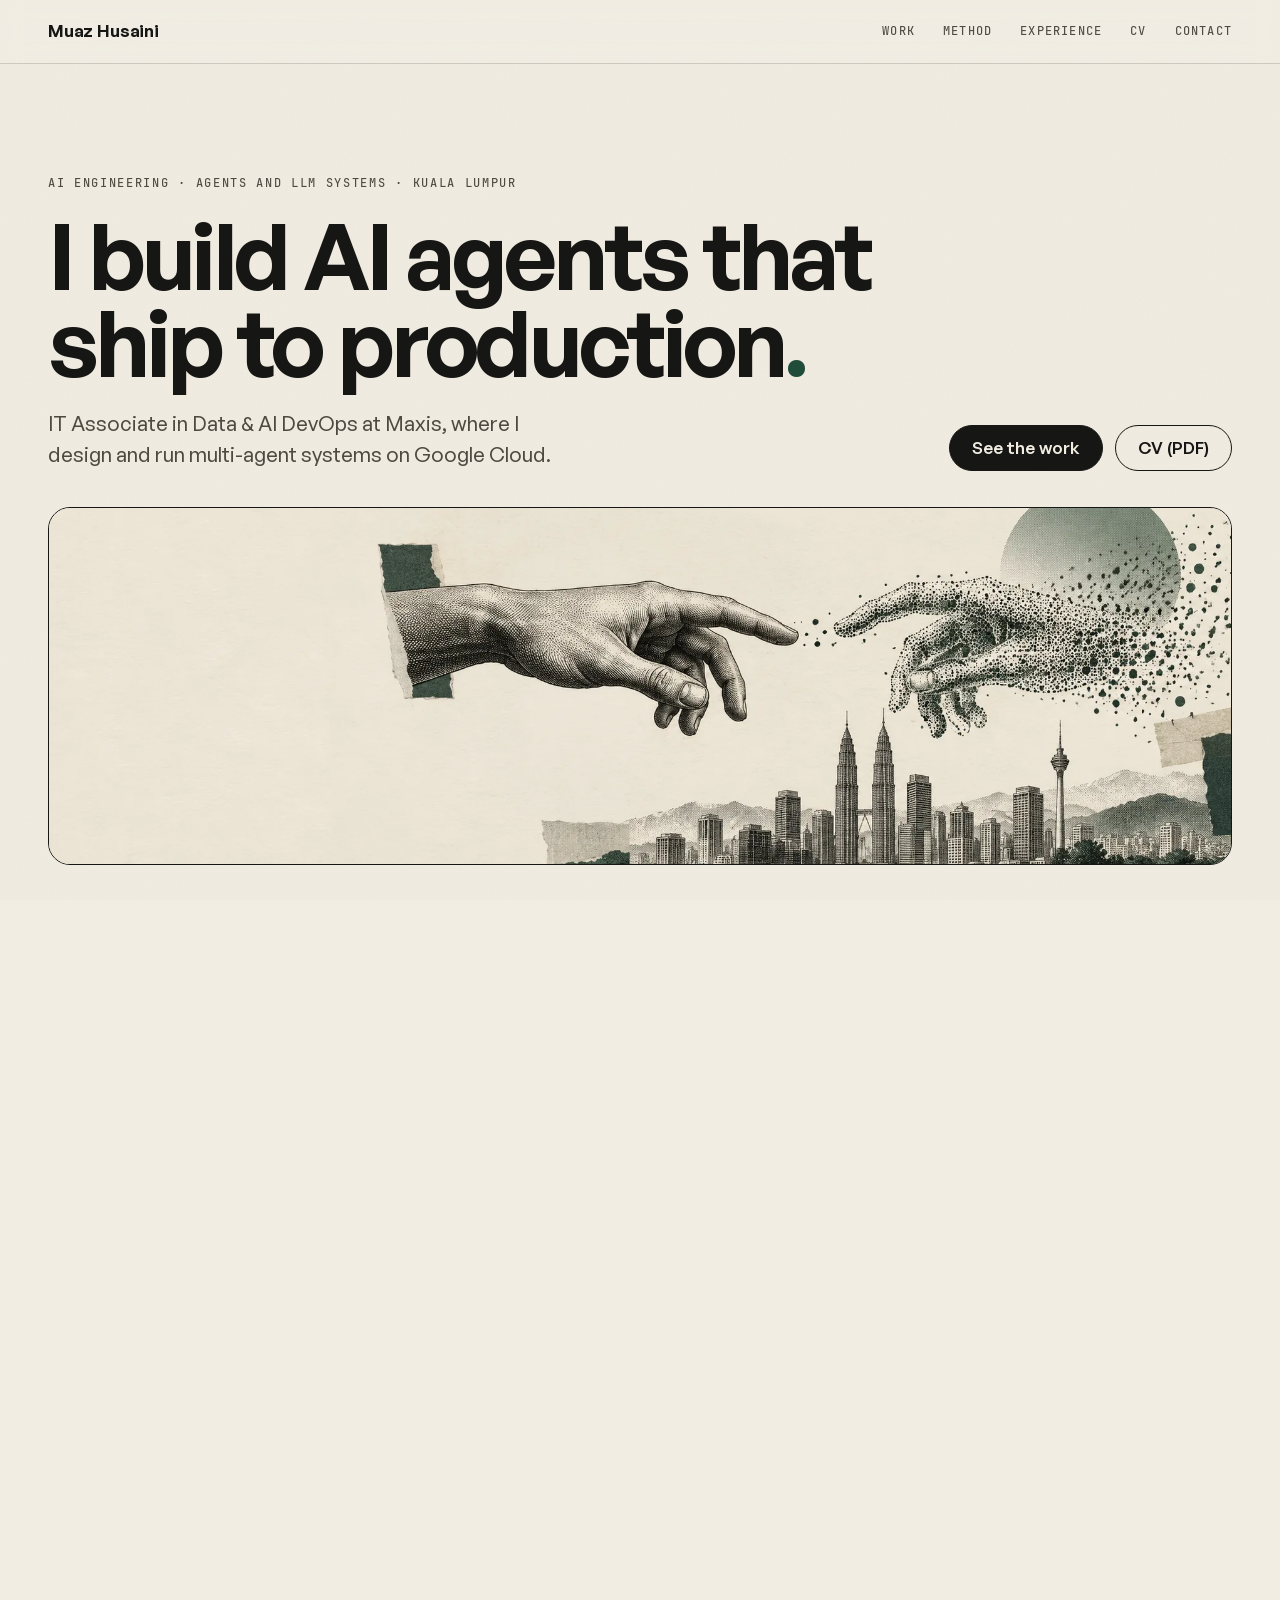
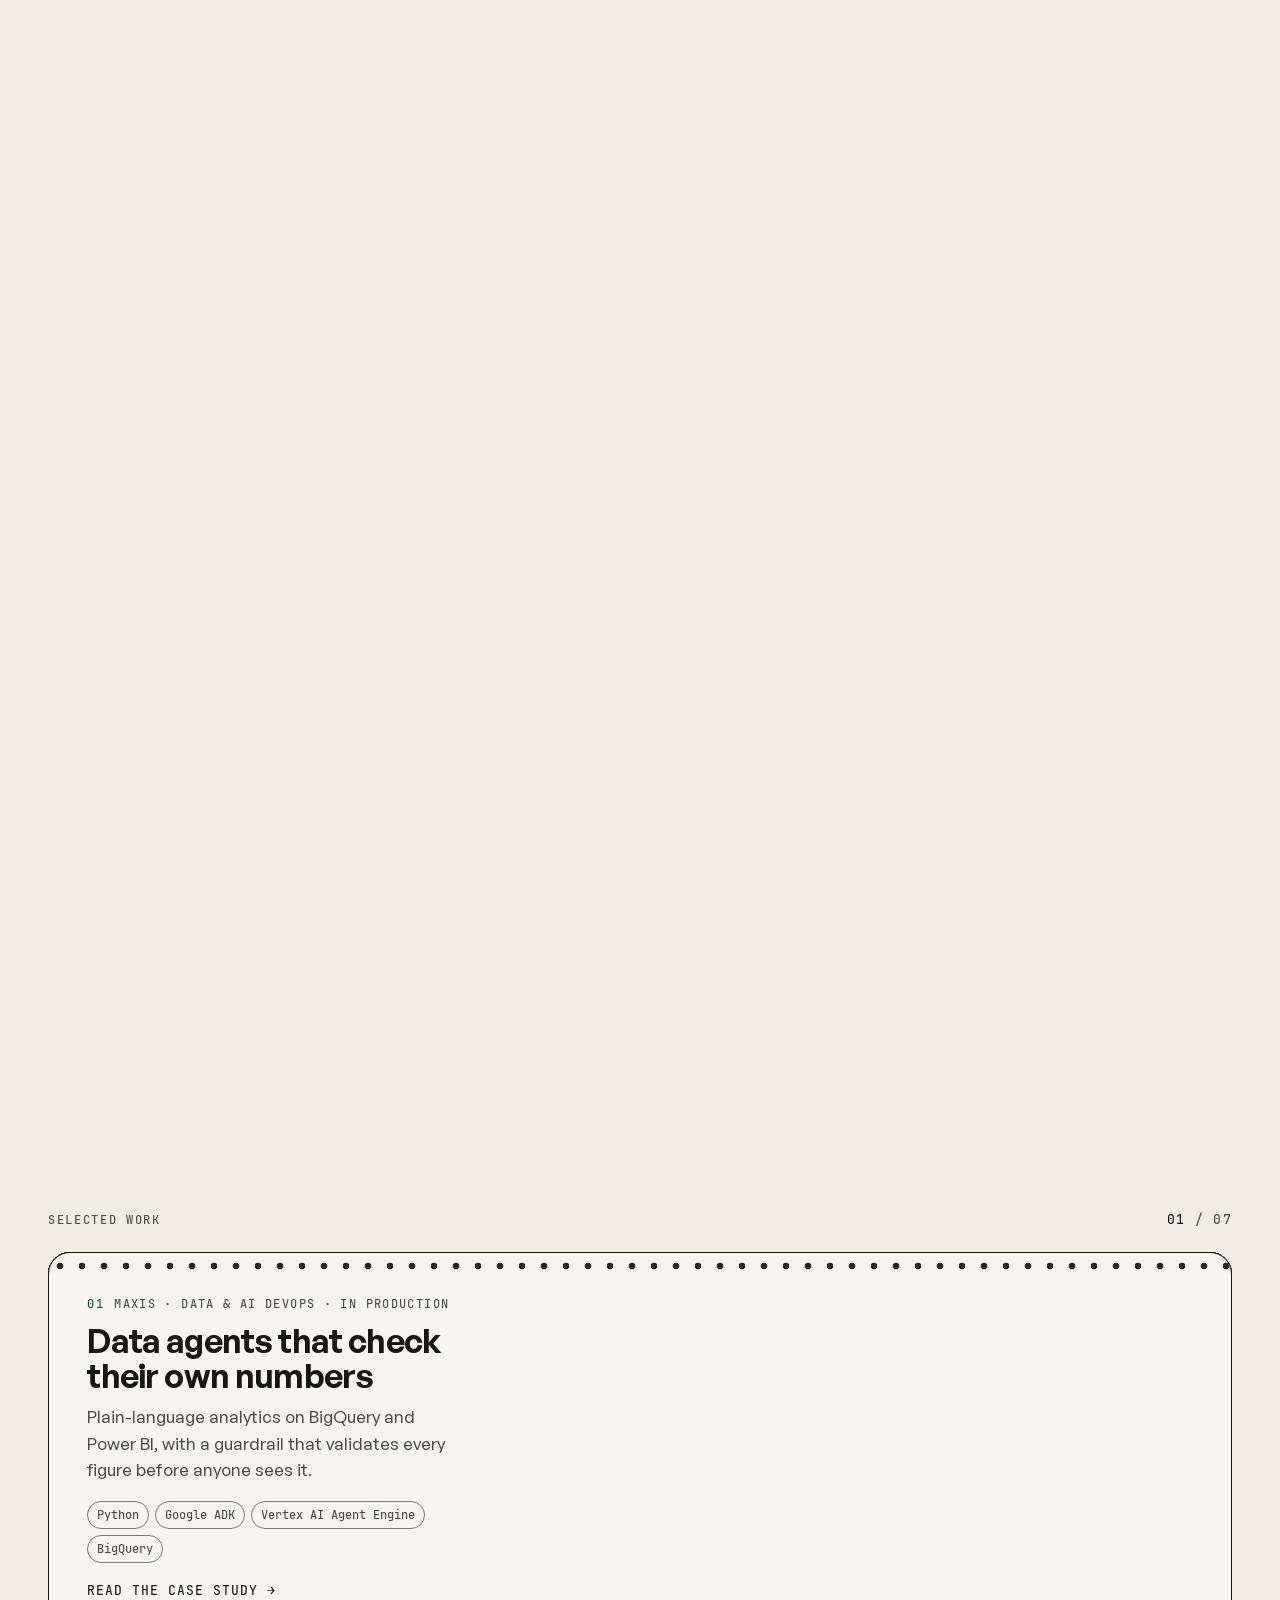
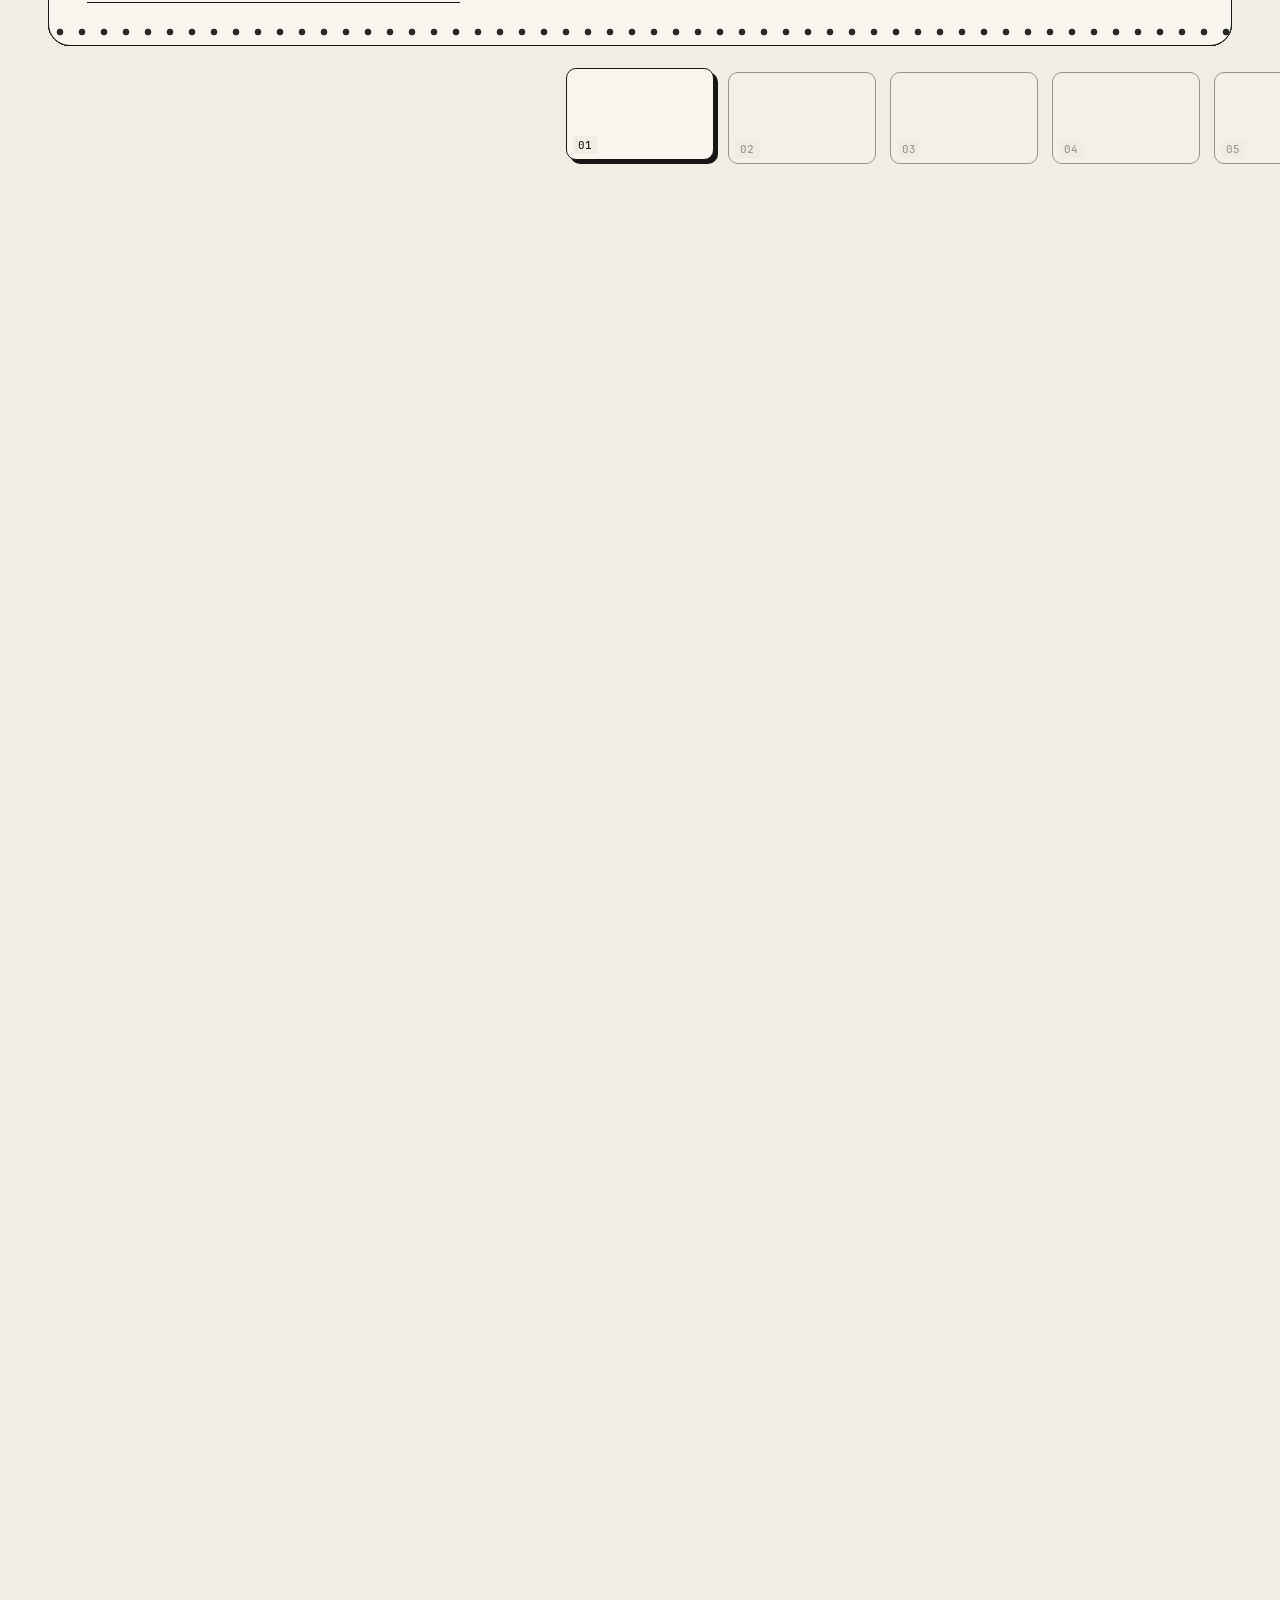
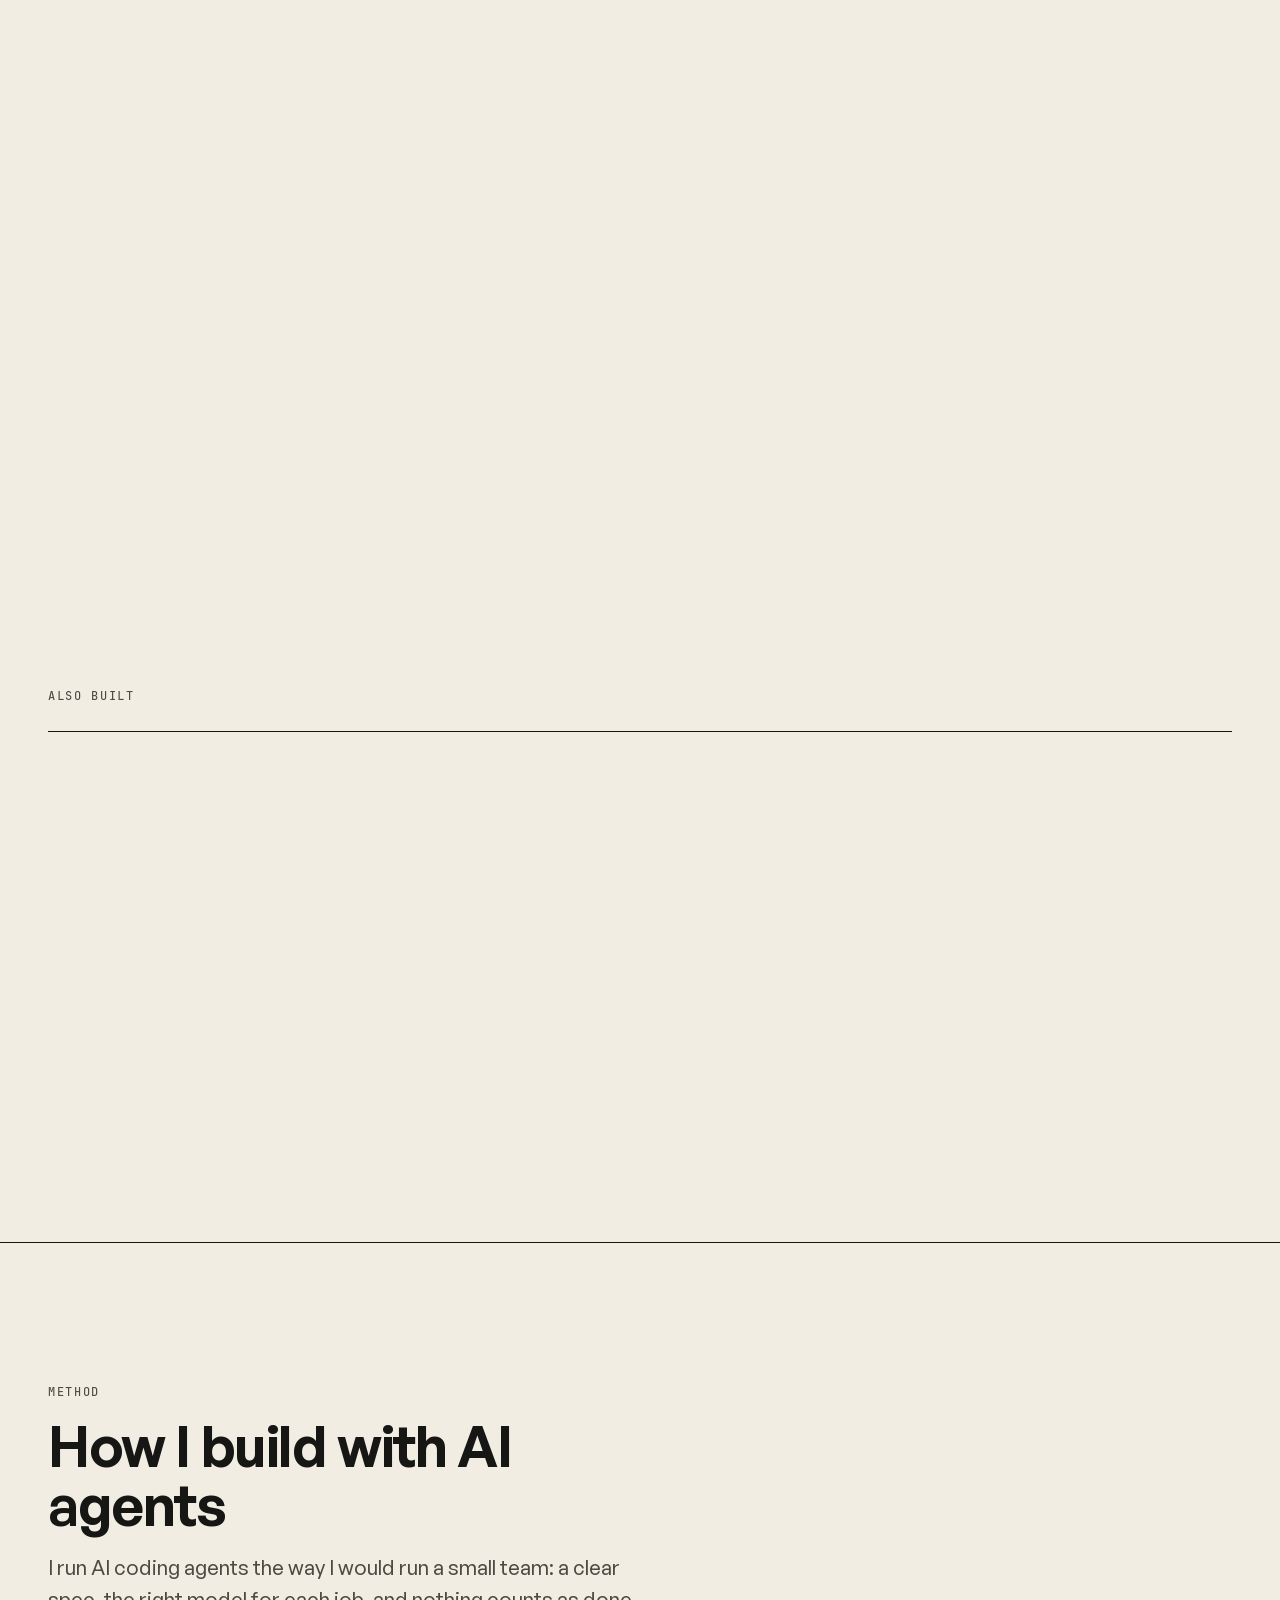
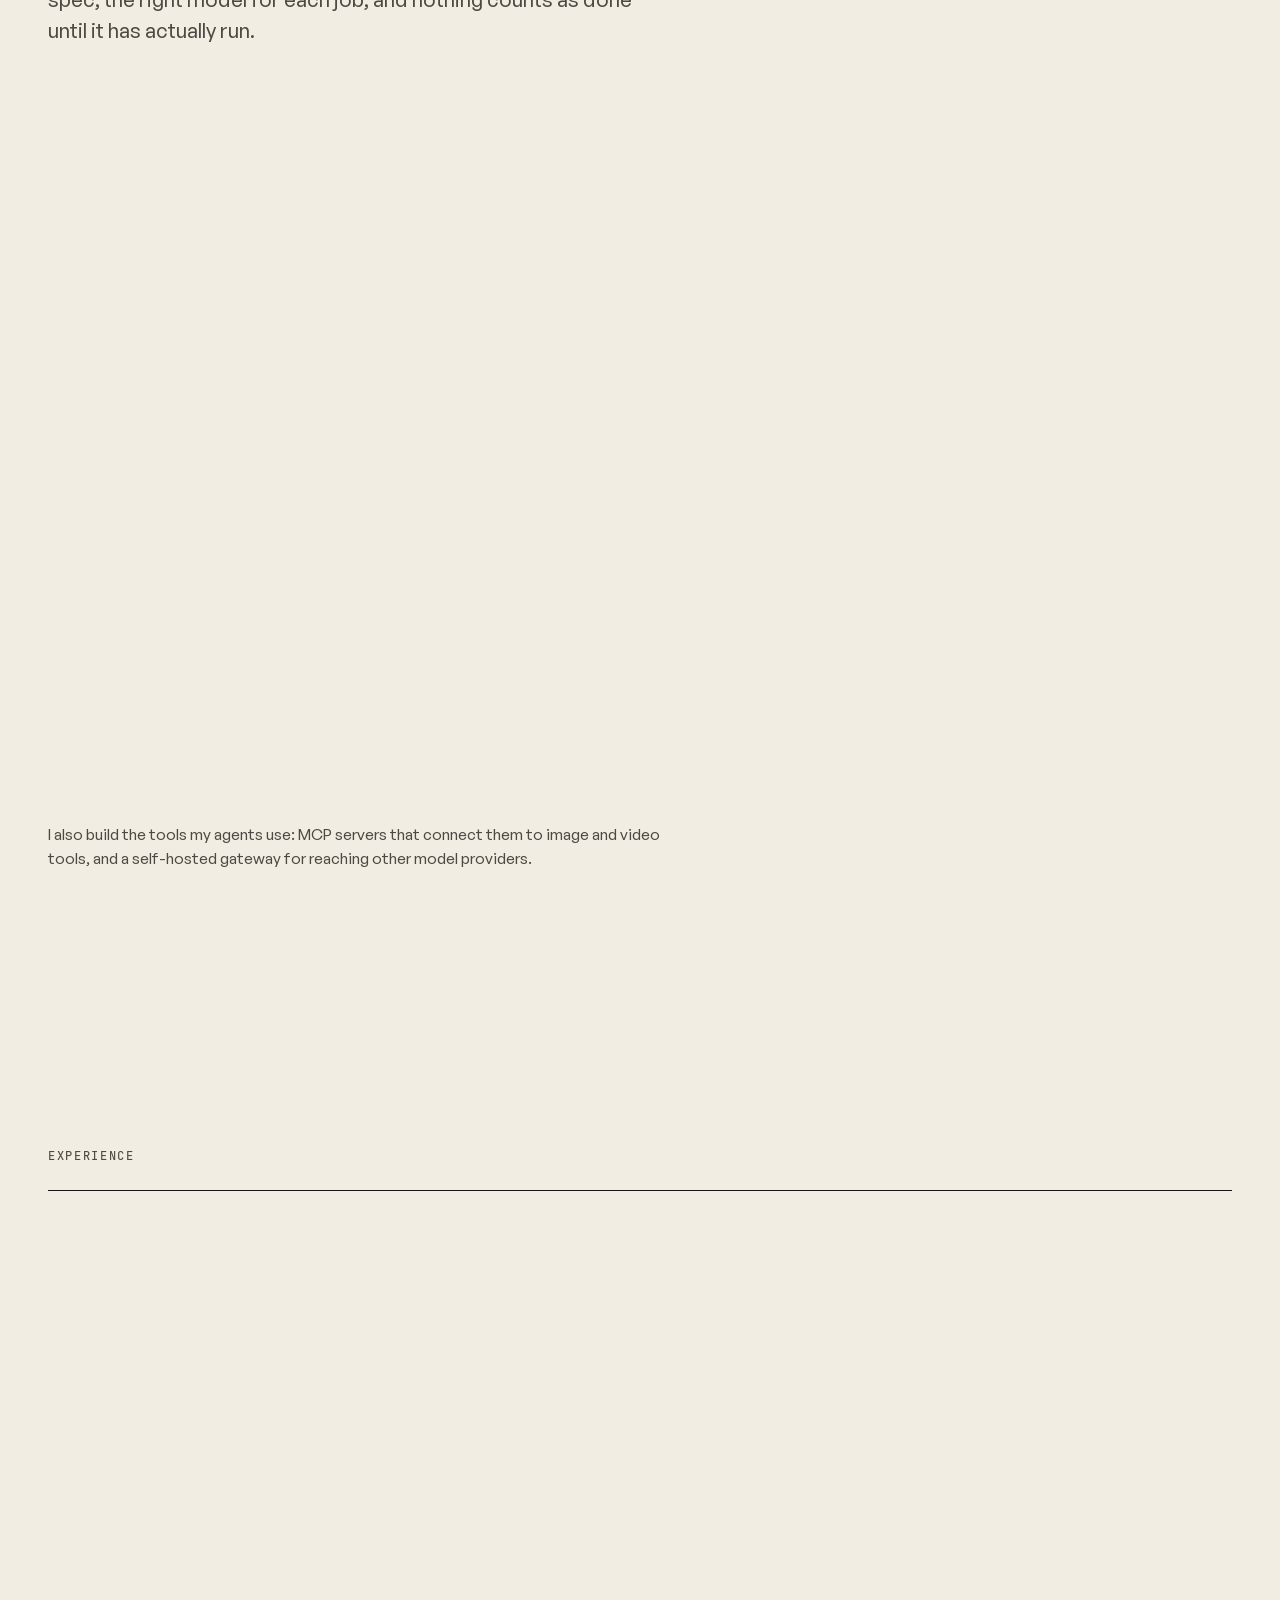
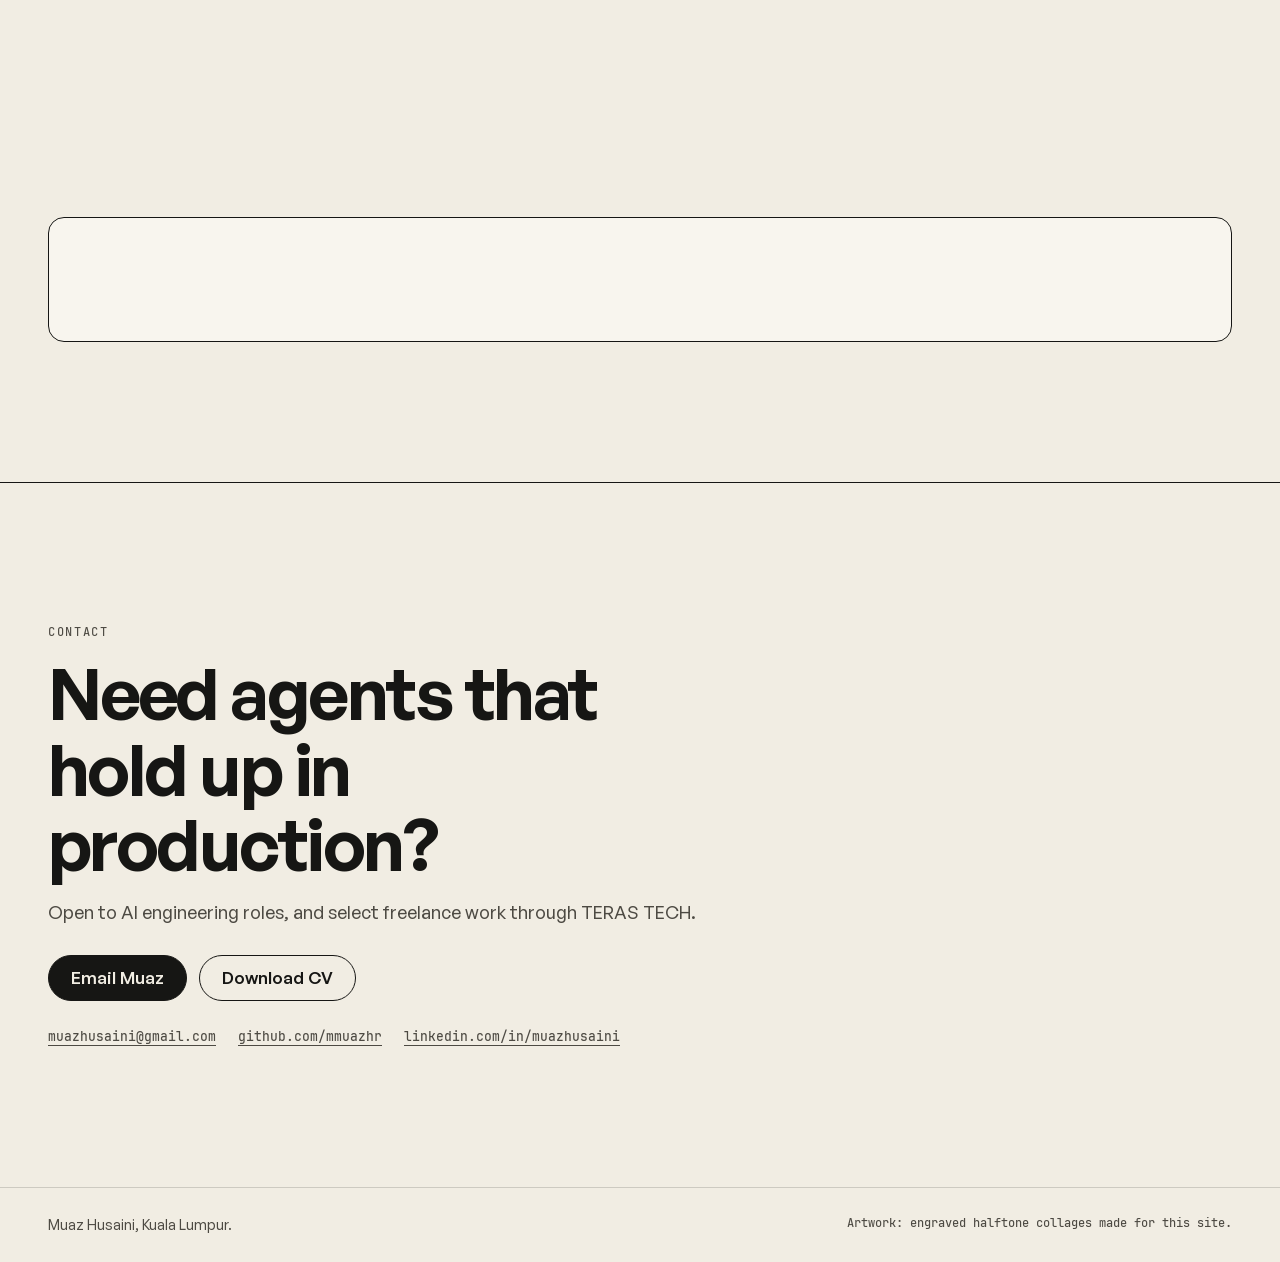
<file: index.html>
<!doctype html>
<html lang="en">
<head>
  <meta charset="utf-8">
  <meta http-equiv="Content-Security-Policy" content="default-src 'self'; img-src 'self' data:; style-src 'self'; font-src 'self'; script-src 'self'; connect-src 'none'; object-src 'none'; base-uri 'none'; form-action 'none'">
  <meta name="viewport" content="width=device-width, initial-scale=1">
  <title>Muaz Husaini · AI agents that ship to production</title>
  <meta name="description" content="Muaz Husaini builds AI agents and LLM systems that run in production: multi-agent analytics on Google Cloud at Maxis, plus independent builds. Kuala Lumpur, Malaysia.">
  <meta property="og:title" content="Muaz Husaini · AI agents that ship to production">
  <meta property="og:description" content="AI engineering for agents and LLM systems. IT Associate, Data &amp; AI DevOps at Maxis, Kuala Lumpur.">
  <meta property="og:type" content="website">
  <meta property="og:url" content="https://mmuazhr.github.io/">
  <meta property="og:image" content="https://mmuazhr.github.io/og-image.png">
  <meta property="og:image:width" content="1200">
  <meta property="og:image:height" content="630">
  <meta property="og:image:alt" content="Muaz Husaini: I build AI agents that ship to production.">
  <meta name="twitter:card" content="summary_large_image">
  <link rel="canonical" href="https://mmuazhr.github.io/">
  <meta name="theme-color" content="#F1EDE3">
  <link rel="icon" href="data:image/svg+xml,%3Csvg xmlns='http://www.w3.org/2000/svg' viewBox='0 0 64 64'%3E%3Crect width='64' height='64' rx='14' fill='%23F1EDE3'/%3E%3Ctext x='11' y='45' font-family='Helvetica,Arial,sans-serif' font-weight='700' font-size='34' fill='%23161614'%3EM%3C/text%3E%3Ccircle cx='48' cy='42' r='5' fill='%231F4D3A'/%3E%3C/svg%3E">
  <link rel="preload" href="fonts/GeneralSans-Variable.woff2" as="font" type="font/woff2" crossorigin>
  <link rel="stylesheet" href="styles.css">
  <script type="application/ld+json">
  {
    "@context": "https://schema.org",
    "@type": "Person",
    "name": "Muaz Husaini",
    "url": "https://mmuazhr.github.io/",
    "jobTitle": "IT Associate, Data & AI DevOps",
    "worksFor": { "@type": "Organization", "name": "Maxis" },
    "knowsAbout": ["AI agents", "LLM systems", "LLMOps", "Google Cloud"],
    "email": "mailto:muazhusaini@gmail.com",
    "address": { "@type": "PostalAddress", "addressLocality": "Kuala Lumpur", "addressCountry": "MY" },
    "sameAs": ["https://github.com/mmuazhr", "https://linkedin.com/in/muazhusaini"]
  }
  </script>
  <script src="site.js"></script>
  <script src="script.js" defer></script>
</head>
<body class="home">
  <a class="skip" href="#work">Skip to work</a>

  <header class="site-head">
    <div class="wrap head-row">
      <a class="brand" href="index.html">Muaz Husaini</a>
      <nav aria-label="Sections">
        <a href="#work">Work</a>
        <a href="#method">Method</a>
        <a href="#experience">Experience</a>
        <a href="muaz-husaini-cv.pdf">CV</a>
        <a href="#contact">Contact</a>
      </nav>
    </div>
  </header>

  <main>
    <section id="intro" class="intro" aria-label="Introduction">
      <div class="intro-stage">
        <div class="intro-copy wrap">
          <p class="kicker mono">AI engineering &middot; agents and LLM systems &middot; Kuala Lumpur</p>
          <h1>I build AI agents that ship to production<span class="dot">.</span></h1>
          <div class="intro-row">
            <p class="intro-sub">IT Associate in Data &amp; AI DevOps at Maxis, where I design and run multi-agent systems on Google Cloud.</p>
            <p class="actions"><a class="btn" href="#work">See the work</a><a class="btn ghost" href="muaz-husaini-cv.pdf">CV (PDF)</a></p>
          </div>
        </div>

        <figure class="intro-band">
          <img src="assets/art/hero-hands-2000.webp" srcset="assets/art/hero-hands-1100.webp 1100w, assets/art/hero-hands-2000.webp 2000w" sizes="100vw" alt="" width="2000" height="667" fetchpriority="high" decoding="async">
        </figure>

        <div class="proof">
          <p class="proof-caption cap-left mono">Who</p>
          <figure class="proof-portrait card">
            <img src="assets/art/portrait-900.webp" alt="Muaz Husaini, halftone portrait" width="900" height="900" decoding="async">
            <figcaption class="mono">Muaz Husaini</figcaption>
          </figure>
          <ul class="proof-cards">
            <li class="card"><span class="mono">Now</span><strong>IT Associate, Data &amp; AI DevOps</strong><span>Maxis Graduate Program</span></li>
            <li class="card"><span class="mono">In production</span><strong>Multi-agent analytics</strong><span>Vertex AI, BigQuery, Cloud Run</span></li>
            <li class="card"><span class="mono">Kaggle</span><strong>33rd of 356</strong><span>Poker fraud detection, top 10%</span></li>
            <li class="card"><span class="mono">UKM</span><strong>First Class, 3.88</strong><span>Dean's List, 8 of 8 semesters</span></li>
          </ul>
          <p class="proof-caption cap-right mono">Proof</p>
        </div>
      </div>
    </section>

    <section id="work" class="reel" aria-labelledby="work-title" tabindex="-1">
      <div class="reel-stage">
        <div class="reel-head wrap">
          <h2 id="work-title" class="label">Selected work</h2>
          <p class="reel-count mono" aria-hidden="true"><span class="reel-now">01</span> / <span class="reel-total">07</span></p>
        </div>
        <div class="reel-gate wrap">
        <!-- reel:start (generated by tools/build.mjs) -->
        <ol class="reel-frames">
          <li class="frame" id="case-maxis-data-agents">
            <a class="frame-link" href="work/maxis-data-agents.html">
              <picture class="frame-art">
          <source media="(max-width: 820px)" srcset="assets/art/maxis-data-crop-1100.webp" width="1100" height="688">
          <img src="assets/art/maxis-data-2000.webp" srcset="assets/art/maxis-data-1100.webp 1100w, assets/art/maxis-data-2000.webp 2000w" sizes="(max-width: 1340px) 100vw, 1240px" alt="Engraved collage: a card-catalogue cabinet whose cards turn into charts, a magnifying glass and a checked shield." width="2000" height="667" loading="lazy" decoding="async">
        </picture>
              <div class="frame-meta">
                <p class="frame-kicker mono"><span class="frame-no">01</span>Maxis · Data &amp; AI DevOps &middot; In production</p>
                <h3>Data agents that check their own numbers</h3>
                <p class="frame-line">Plain-language analytics on BigQuery and Power BI, with a guardrail that validates every figure before anyone sees it.</p>
                <ul class="stack" aria-label="Stack"><li>Python</li><li>Google ADK</li><li>Vertex AI Agent Engine</li><li>BigQuery</li></ul>
                <span class="frame-cta mono">Read the case study &rarr;</span>
              </div>
            </a>
          </li>
          <li class="frame" id="case-job-agent">
            <a class="frame-link" href="work/job-agent.html">
              <picture class="frame-art">
          <source media="(max-width: 820px)" srcset="assets/art/job-agent-crop-1100.webp" width="1100" height="688">
          <img src="assets/art/job-agent-2000.webp" srcset="assets/art/job-agent-1100.webp 1100w, assets/art/job-agent-2000.webp 2000w" sizes="(max-width: 1340px) 100vw, 1240px" alt="Engraved collage: a typewriter, a stack of sealed envelopes, a pinned map, a rubber stamp and a pocket watch." width="2000" height="667" loading="lazy" decoding="async">
        </picture>
              <div class="frame-meta">
                <p class="frame-kicker mono"><span class="frame-no">02</span>Independent build &middot; Built, pre-launch</p>
                <h3>A job-application copilot that cannot lie about you</h3>
                <p class="frame-line">Every sentence it writes must cite a fact from my real CV, and a person always presses Submit.</p>
                <ul class="stack" aria-label="Stack"><li>Python</li><li>Claude Agent SDK</li><li>Supabase</li><li>Airflow</li></ul>
                <span class="frame-cta mono">Read the case study &rarr;</span>
              </div>
            </a>
          </li>
          <li class="frame" id="case-kaggle">
            <a class="frame-link" href="work/kaggle.html">
              <picture class="frame-art">
          <source media="(max-width: 820px)" srcset="assets/art/kaggle-crop-1100.webp" width="1100" height="688">
          <img src="assets/art/kaggle-2000.webp" srcset="assets/art/kaggle-1100.webp 1100w, assets/art/kaggle-2000.webp 2000w" sizes="(max-width: 1340px) 100vw, 1240px" alt="Engraved collage: playing cards and poker chips under a magnifying lens, dissolving into a scatter of data points, with a ribbon medal." width="2000" height="667" loading="lazy" decoding="async">
        </picture>
              <div class="frame-meta">
                <p class="frame-kicker mono"><span class="frame-no">03</span>Kaggle · Data science &middot; Top 10%</p>
                <h3>Competitive data science, run like research</h3>
                <p class="frame-line">33rd of 356 teams in a poker fraud-detection competition, where every submission had to earn its place on an honest holdout first.</p>
                <ul class="stack" aria-label="Stack"><li>Python</li><li>DuckDB</li><li>LightGBM</li><li>PyTorch</li></ul>
                <span class="frame-cta mono">Read the case study &rarr;</span>
              </div>
            </a>
          </li>
          <li class="frame" id="case-content-studio">
            <a class="frame-link" href="work/content-studio.html">
              <picture class="frame-art">
          <source media="(max-width: 820px)" srcset="assets/art/content-studio-crop-1100.webp" width="1100" height="688">
          <img src="assets/art/content-studio-2000.webp" srcset="assets/art/content-studio-1100.webp 1100w, assets/art/content-studio-2000.webp 2000w" sizes="(max-width: 1340px) 100vw, 1240px" alt="Engraved collage: a vintage ribbon microphone, a film strip, a clapperboard and a printed sound waveform." width="2000" height="667" loading="lazy" decoding="async">
        </picture>
              <div class="frame-meta">
                <p class="frame-kicker mono"><span class="frame-no">04</span>Independent build &middot; In development</p>
                <h3>An AI video studio with a human in the loop</h3>
                <p class="frame-line">Research, script and video for a Malay-language AI explainer channel, orchestrated as one pipeline, with approval gates in front of every paid step.</p>
                <ul class="stack" aria-label="Stack"><li>Python</li><li>Airflow</li><li>Claude</li><li>Supabase</li></ul>
                <span class="frame-cta mono">Read the case study &rarr;</span>
              </div>
            </a>
          </li>
          <li class="frame" id="case-notch-app">
            <a class="frame-link" href="work/notch-app.html">
              <picture class="frame-art">
          <source media="(max-width: 820px)" srcset="assets/art/notch-app-crop-1100.webp" width="1100" height="688">
          <img src="assets/art/notch-app-2000.webp" srcset="assets/art/notch-app-1100.webp 1100w, assets/art/notch-app-2000.webp 2000w" sizes="(max-width: 1340px) 100vw, 1240px" alt="Engraved collage: a small wallet with receipts and coins rising out of a laptop's camera notch, beside a bar chart." width="2000" height="667" loading="lazy" decoding="async">
        </picture>
              <div class="frame-meta">
                <p class="frame-kicker mono"><span class="frame-no">05</span>Independent build · macOS &middot; My daily driver</p>
                <h3>AI Wallet, a native notch app for the Mac</h3>
                <p class="frame-line">The MacBook notch turned into a live surface for music, activities and AI usage, built in Swift and used every day.</p>
                <ul class="stack" aria-label="Stack"><li>Swift 6</li><li>SwiftUI</li><li>AppKit</li><li>XcodeGen</li></ul>
                <span class="frame-cta mono">Read the case study &rarr;</span>
              </div>
            </a>
          </li>
          <li class="frame" id="case-pjbumi-inspection">
            <a class="frame-link" href="work/pjbumi-inspection.html">
              <picture class="frame-art">
          <source media="(max-width: 820px)" srcset="assets/art/pjbumi-crop-1100.webp" width="1100" height="688">
          <img src="assets/art/pjbumi-2000.webp" srcset="assets/art/pjbumi-1100.webp 1100w, assets/art/pjbumi-2000.webp 2000w" sizes="(max-width: 1340px) 100vw, 1240px" alt="Engraved collage: an inspection camera on an arm examining a rusty pipe joint, over an engineering blueprint." width="2000" height="667" loading="lazy" decoding="async">
        </picture>
              <div class="frame-meta">
                <p class="frame-kicker mono"><span class="frame-no">06</span>PJBUMI Heavy Engineering &middot; MLOps apprentice</p>
                <h3>Computer vision for oil and gas inspection</h3>
                <p class="frame-line">Defect detection and asset-health models for an inspection service used with oil and gas clients.</p>
                <ul class="stack" aria-label="Stack"><li>Python</li><li>TensorFlow</li><li>OpenCV</li><li>Flask</li></ul>
                <span class="frame-cta mono">Read the case study &rarr;</span>
              </div>
            </a>
          </li>
          <li class="frame" id="case-queless">
            <a class="frame-link" href="work/queless.html">
              <picture class="frame-art">
          <source media="(max-width: 820px)" srcset="assets/art/queless-crop-1100.webp" width="1100" height="688">
          <img src="assets/art/queless-2000.webp" srcset="assets/art/queless-1100.webp 1100w, assets/art/queless-2000.webp 2000w" sizes="(max-width: 1340px) 100vw, 1240px" alt="Engraved collage: a café counter with a QR table card, a receipt printer pushing out an order ticket, a coffee cup and a phone." width="2000" height="667" loading="lazy" decoding="async">
        </picture>
              <div class="frame-meta">
                <p class="frame-kicker mono"><span class="frame-no">07</span>Independent build · SaaS &middot; Closed trial</p>
                <h3>QueLess, order-ahead for Malaysian merchants</h3>
                <p class="frame-line">Customers scan a QR, order ahead and pay the merchant directly. No queue at the counter, no payment-gateway fees.</p>
                <ul class="stack" aria-label="Stack"><li>Next.js</li><li>Prisma</li><li>Postgres</li><li>Railway</li></ul>
                <span class="frame-cta mono">Read the case study &rarr;</span>
              </div>
            </a>
          </li>
        </ol>
        <nav class="reel-strip" aria-label="Jump to a case">
          <a href="#case-maxis-data-agents" data-i="0"><img src="assets/art/maxis-data-crop-700.webp" alt="" width="700" height="438" loading="lazy" decoding="async"><span class="mono">01</span><span class="visually-hidden">Data agents that check their own numbers</span></a>
          <a href="#case-job-agent" data-i="1"><img src="assets/art/job-agent-crop-700.webp" alt="" width="700" height="438" loading="lazy" decoding="async"><span class="mono">02</span><span class="visually-hidden">A job-application copilot that cannot lie about you</span></a>
          <a href="#case-kaggle" data-i="2"><img src="assets/art/kaggle-crop-700.webp" alt="" width="700" height="438" loading="lazy" decoding="async"><span class="mono">03</span><span class="visually-hidden">Competitive data science, run like research</span></a>
          <a href="#case-content-studio" data-i="3"><img src="assets/art/content-studio-crop-700.webp" alt="" width="700" height="438" loading="lazy" decoding="async"><span class="mono">04</span><span class="visually-hidden">An AI video studio with a human in the loop</span></a>
          <a href="#case-notch-app" data-i="4"><img src="assets/art/notch-app-crop-700.webp" alt="" width="700" height="438" loading="lazy" decoding="async"><span class="mono">05</span><span class="visually-hidden">AI Wallet, a native notch app for the Mac</span></a>
          <a href="#case-pjbumi-inspection" data-i="5"><img src="assets/art/pjbumi-crop-700.webp" alt="" width="700" height="438" loading="lazy" decoding="async"><span class="mono">06</span><span class="visually-hidden">Computer vision for oil and gas inspection</span></a>
          <a href="#case-queless" data-i="6"><img src="assets/art/queless-crop-700.webp" alt="" width="700" height="438" loading="lazy" decoding="async"><span class="mono">07</span><span class="visually-hidden">QueLess, order-ahead for Malaysian merchants</span></a>
        </nav>
        <!-- reel:end -->
          <canvas class="reel-fx" aria-hidden="true"></canvas>
        </div>
      </div>
    </section>

    <section id="also" class="section wrap" aria-labelledby="also-title">
      <h2 id="also-title" class="label">Also built</h2>
        <!-- also:start (generated by tools/build.mjs) -->
        <ul class="ledger">
          <li class="reveal"><h3>Self-improving agent architecture</h3><p>A cross-user policy store in Firestore, kept apart from per-user memory, so what one conversation teaches every later one knows, with no added latency per turn.</p></li>
          <li class="reveal"><h3>AI bundle business case</h3><p>The financial model and pitch for bundling an AI subscription into Hotlink youth plans at Maxis. It caught a rebate modelling error that changed the strategy.</p></li>
          <li class="reveal"><h3>Rebate-assignment automation</h3><p>Automated the rebate process for newly launched Maxis plans, cutting manual work before campaigns.</p></li>
          <li class="reveal"><h3>FluentAI</h3><p>An English fluency companion that adapts difficulty from your mistakes instead of correcting every sentence.</p></li>
          <li class="reveal"><h3>fitmu</h3><p>An iPhone and Apple Watch weight-loss coach that understands Malaysian food.</p></li>
        </ul>
        <!-- also:end -->
    </section>

    <section id="method" class="section method" aria-labelledby="method-title">
      <div class="wrap method-head">
        <p class="label">Method</p>
        <h2 id="method-title">How I build with AI agents</h2>
        <p class="section-lede">I run AI coding agents the way I would run a small team: a clear spec, the right model for each job, and nothing counts as done until it has actually run.</p>
      </div>
      <figure class="method-art wrap reveal">
        <img src="assets/art/agent-workflow-2000.webp" srcset="assets/art/agent-workflow-1100.webp 1100w, assets/art/agent-workflow-2000.webp 2000w" sizes="100vw" alt="Engraved collage: an old telephone switchboard whose patch cables lead to a typewriter, a camera, a magnifying glass and a ticked checklist." width="2000" height="667" loading="lazy" decoding="async">
      </figure>
      <ol class="principles wrap">
        <li class="card reveal"><span class="mono">01</span><h3>Spec before code</h3><p>Every task starts as checks that must pass: a command and the output it should give. Agents build against those checks, not against a vague goal.</p></li>
        <li class="card reveal"><span class="mono">02</span><h3>The right model for each job</h3><p>Fast models search and take inventory, a strong model builds, and a fresh reviewer with none of the builder's assumptions tries to prove the work is not finished.</p></li>
        <li class="card reveal"><span class="mono">03</span><h3>Done means it ran</h3><p>Tests, builds, screenshots and real requests. "It should work" never counts, and every agent's claim is re-checked before anything merges.</p></li>
        <li class="card reveal"><span class="mono">04</span><h3>Guardrails in code, not prompts</h3><p>Rules that matter, such as spending caps on paid AI tools, are enforced by hooks that block the action outright. A prompt can be ignored; a hook cannot.</p></li>
      </ol>
      <div class="wrap"><p class="method-foot">I also build the tools my agents use: MCP servers that connect them to image and video tools, and a self-hosted gateway for reaching other model providers.</p></div>
    </section>

    <section id="experience" class="section wrap" aria-labelledby="exp-title">
      <h2 id="exp-title" class="label">Experience</h2>
      <ol class="timeline">
        <li class="reveal"><p class="when mono">Jan 2026 to now</p><div><h3>Maxis &middot; IT Associate, Data &amp; AI DevOps</h3><p>Graduate Program. Building and running the production data agents in the reel above.</p></div></li>
        <li class="reveal"><p class="when mono">2025</p><div><h3>Maxis &middot; Consumer Business Associate</h3><p>Go-to-market for Maxis and Hotlink campaigns, then pricing and subsidy analysis for Mobile Product. Automated rebate assignment for new plans.</p></div></li>
        <li class="reveal"><p class="when mono">2024</p><div><h3>Deloitte Consulting SEA &middot; AI &amp; Data intern</h3><p>Generative AI document automation on Microsoft Fabric, and business analysis for a Tableau dashboard migration.</p></div></li>
        <li class="reveal"><p class="when mono">2023 to 2024</p><div><h3>PJBUMI Heavy Engineering &middot; MLOps apprentice</h3><p>Computer-vision inspection models for oil and gas clients.</p></div></li>
        <li class="reveal"><p class="when mono">Dec 2024</p><div><h3>UKM &middot; BSc Computer Science</h3><p>First Class Honours, CGPA 3.88. Dean's List in all eight semesters.</p></div></li>
      </ol>
      <ul class="proof-strip" aria-label="Credentials">
        <li class="reveal"><strong>3.88</strong><span>CGPA, First Class Honours</span></li>
        <li class="reveal"><strong>8 / 8</strong><span>Semesters on the Dean's List</span></li>
        <li class="reveal"><strong>Top 10%</strong><span>Kaggle, 33rd of 356 teams</span></li>
        <li class="reveal"><strong>Scholar</strong><span>Yayasan Peneraju, 2024</span></li>
        <li class="reveal"><strong>IBM</strong><span>AI Engineering certificate</span></li>
        <li class="reveal"><strong>Google</strong><span>Data Analytics certificate</span></li>
      </ul>
    </section>

    <section id="contact" class="section contact" aria-labelledby="contact-title">
      <div class="wrap contact-grid">
        <div>
          <p class="label">Contact</p>
          <h2 id="contact-title" class="contact-line">Need agents that hold up in production?</h2>
          <p class="contact-note">Open to AI engineering roles, and select freelance work through TERAS TECH.</p>
          <p class="actions"><a class="btn" href="mailto:muazhusaini@gmail.com">Email Muaz</a><a class="btn ghost" href="muaz-husaini-cv.pdf" download>Download CV</a></p>
          <ul class="contact-links mono">
            <li><a href="mailto:muazhusaini@gmail.com">muazhusaini@gmail.com</a></li>
            <li><a href="https://github.com/mmuazhr" rel="noopener">github.com/mmuazhr</a></li>
            <li><a href="https://linkedin.com/in/muazhusaini" rel="noopener">linkedin.com/in/muazhusaini</a></li>
          </ul>
        </div>
        <figure class="cameo reveal">
          <img src="naro.png" alt="" width="274" height="420" loading="lazy">
          <img src="exa.png" alt="" width="266" height="420" loading="lazy">
          <figcaption class="mono">Naro and Exa, the characters from my video pipeline.</figcaption>
        </figure>
      </div>
    </section>
  </main>

  <footer class="site-foot">
    <div class="wrap foot-row">
      <p>Muaz Husaini, Kuala Lumpur.</p>
      <p class="mono">Artwork: engraved halftone collages made for this site.</p>
    </div>
  </footer>
</body>
</html>
</file>
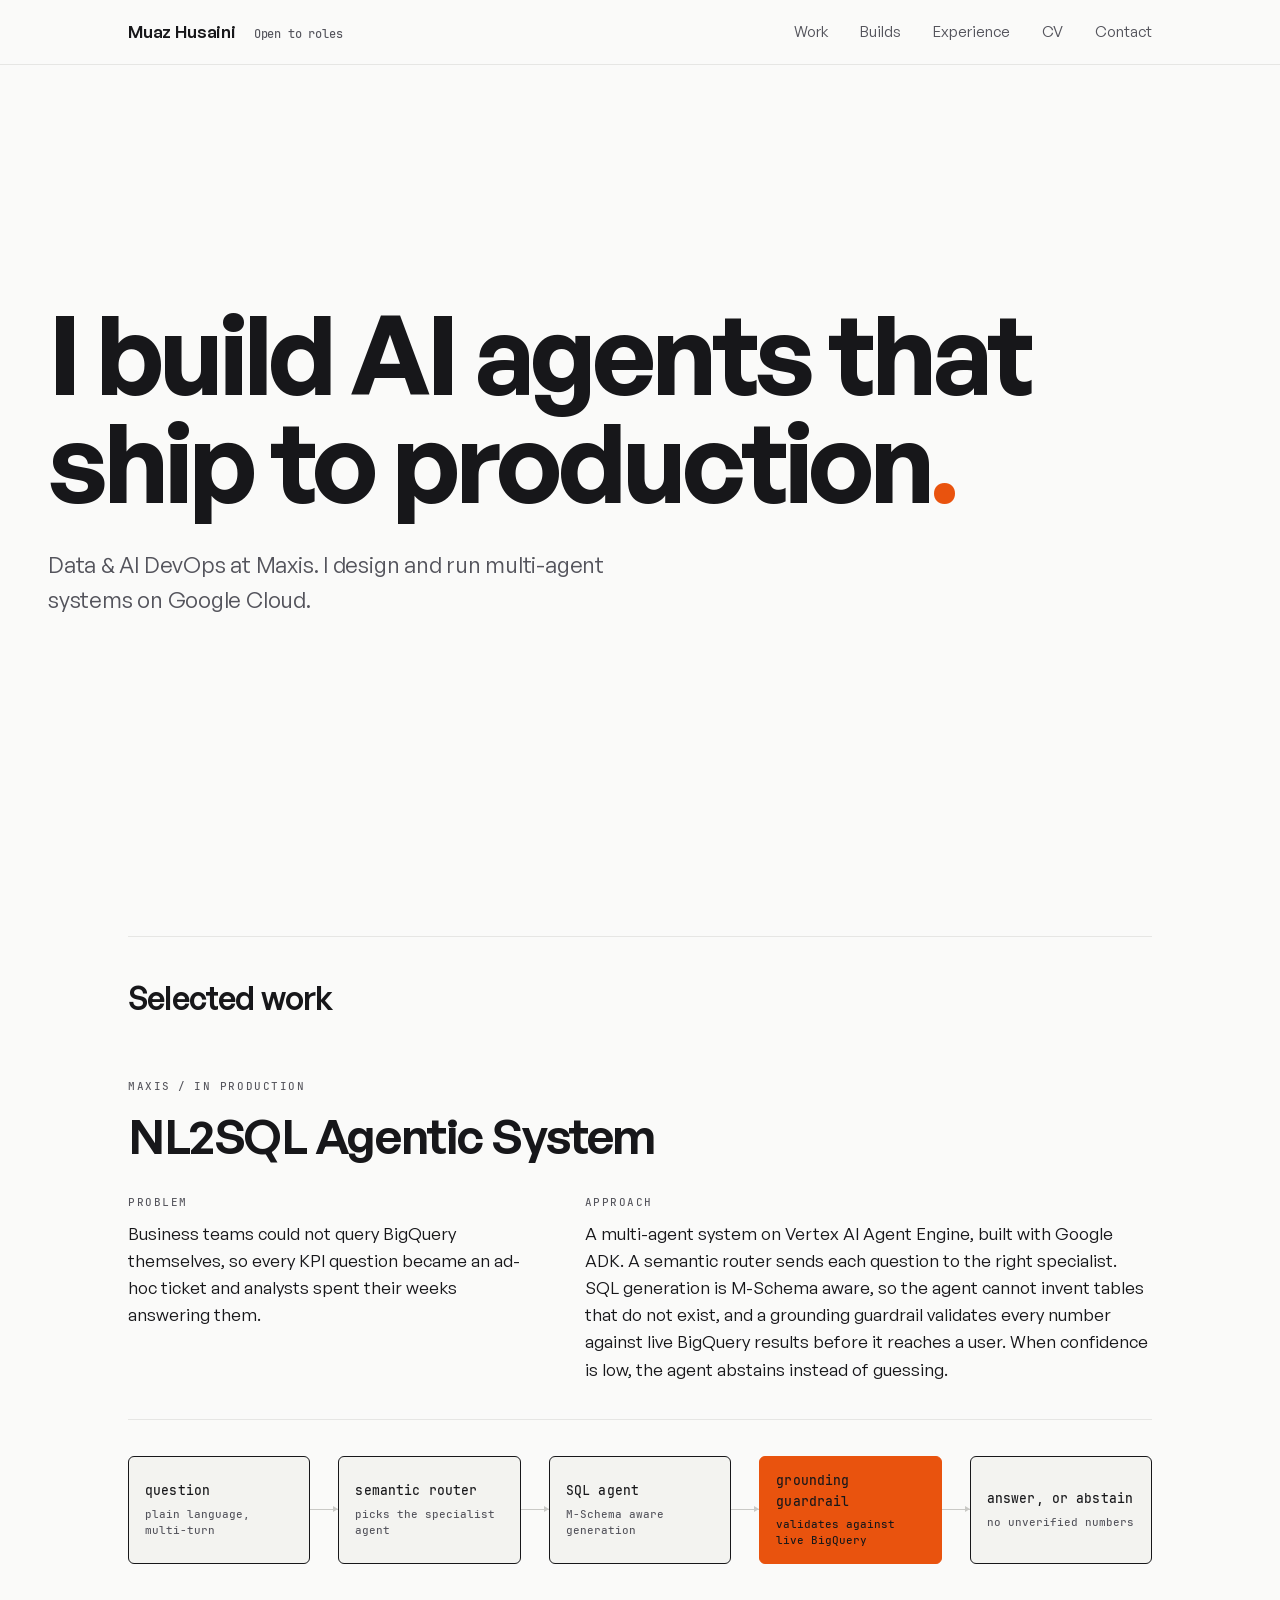
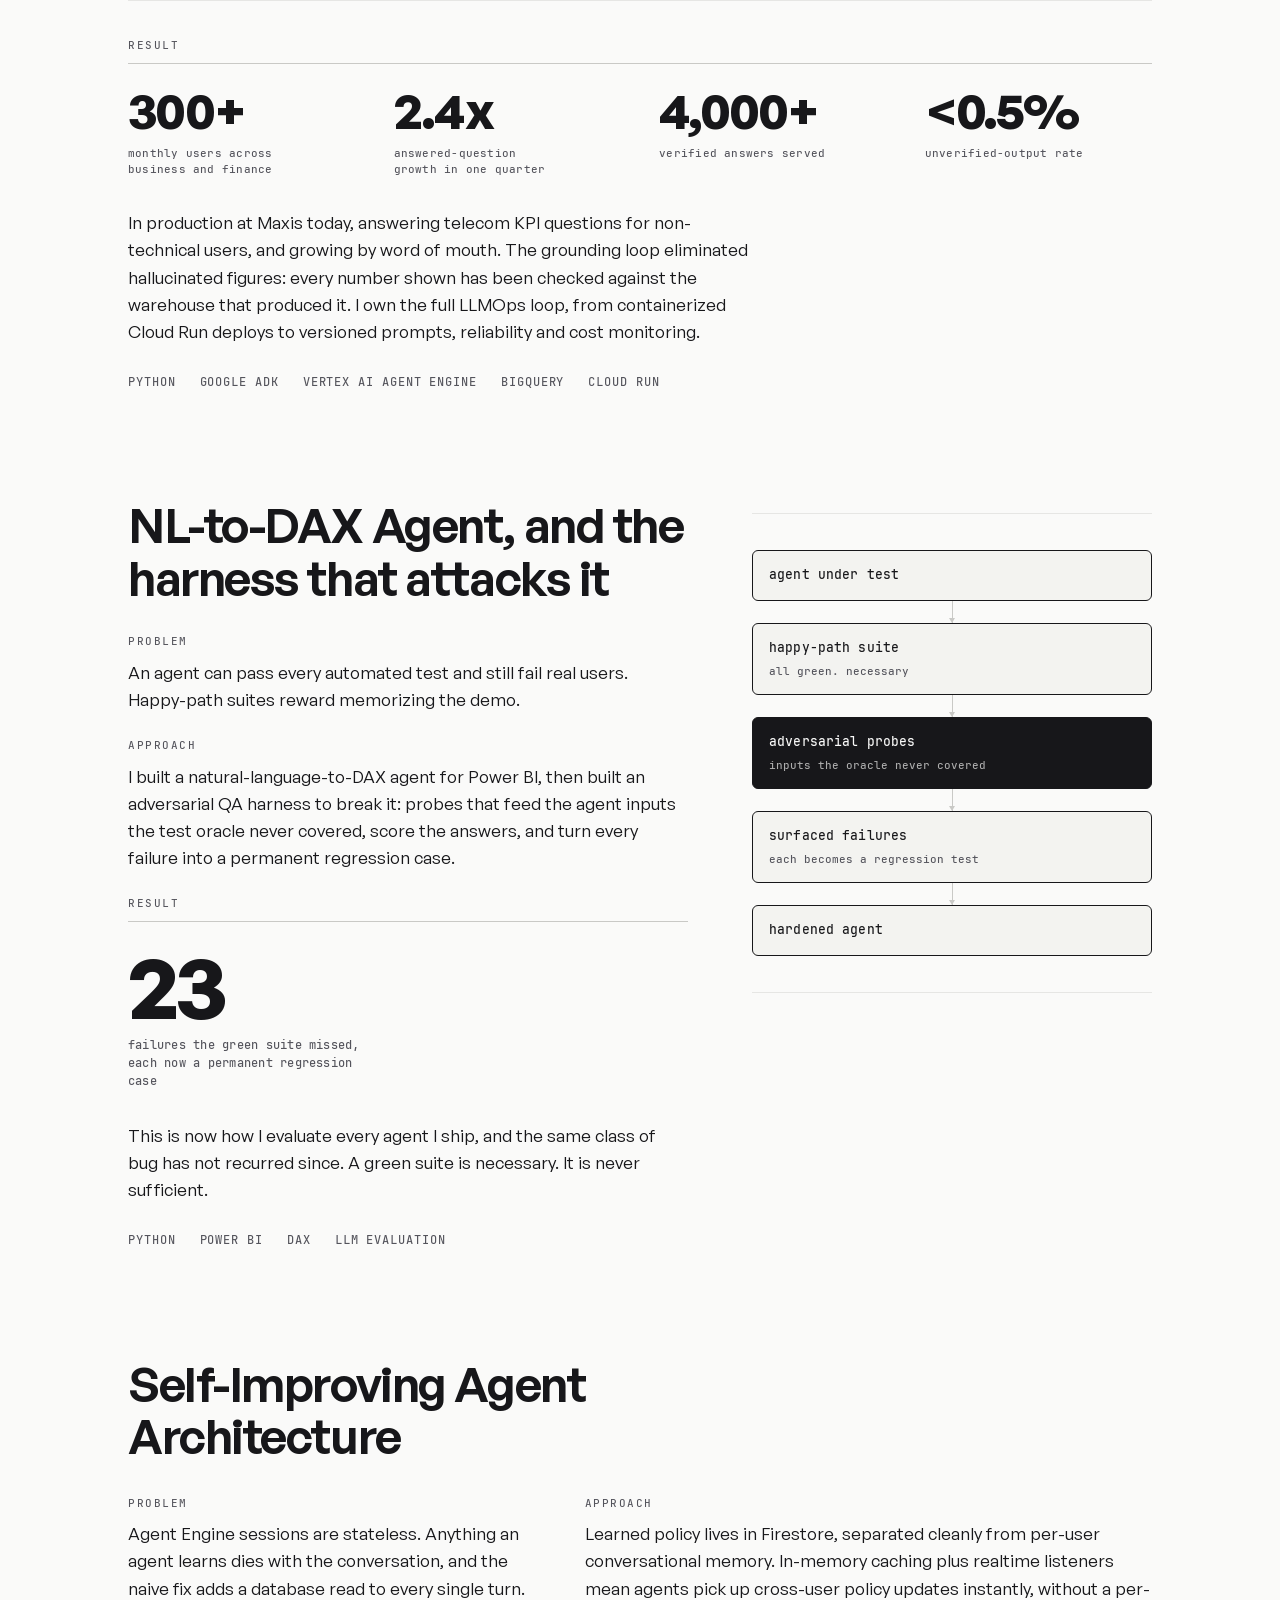
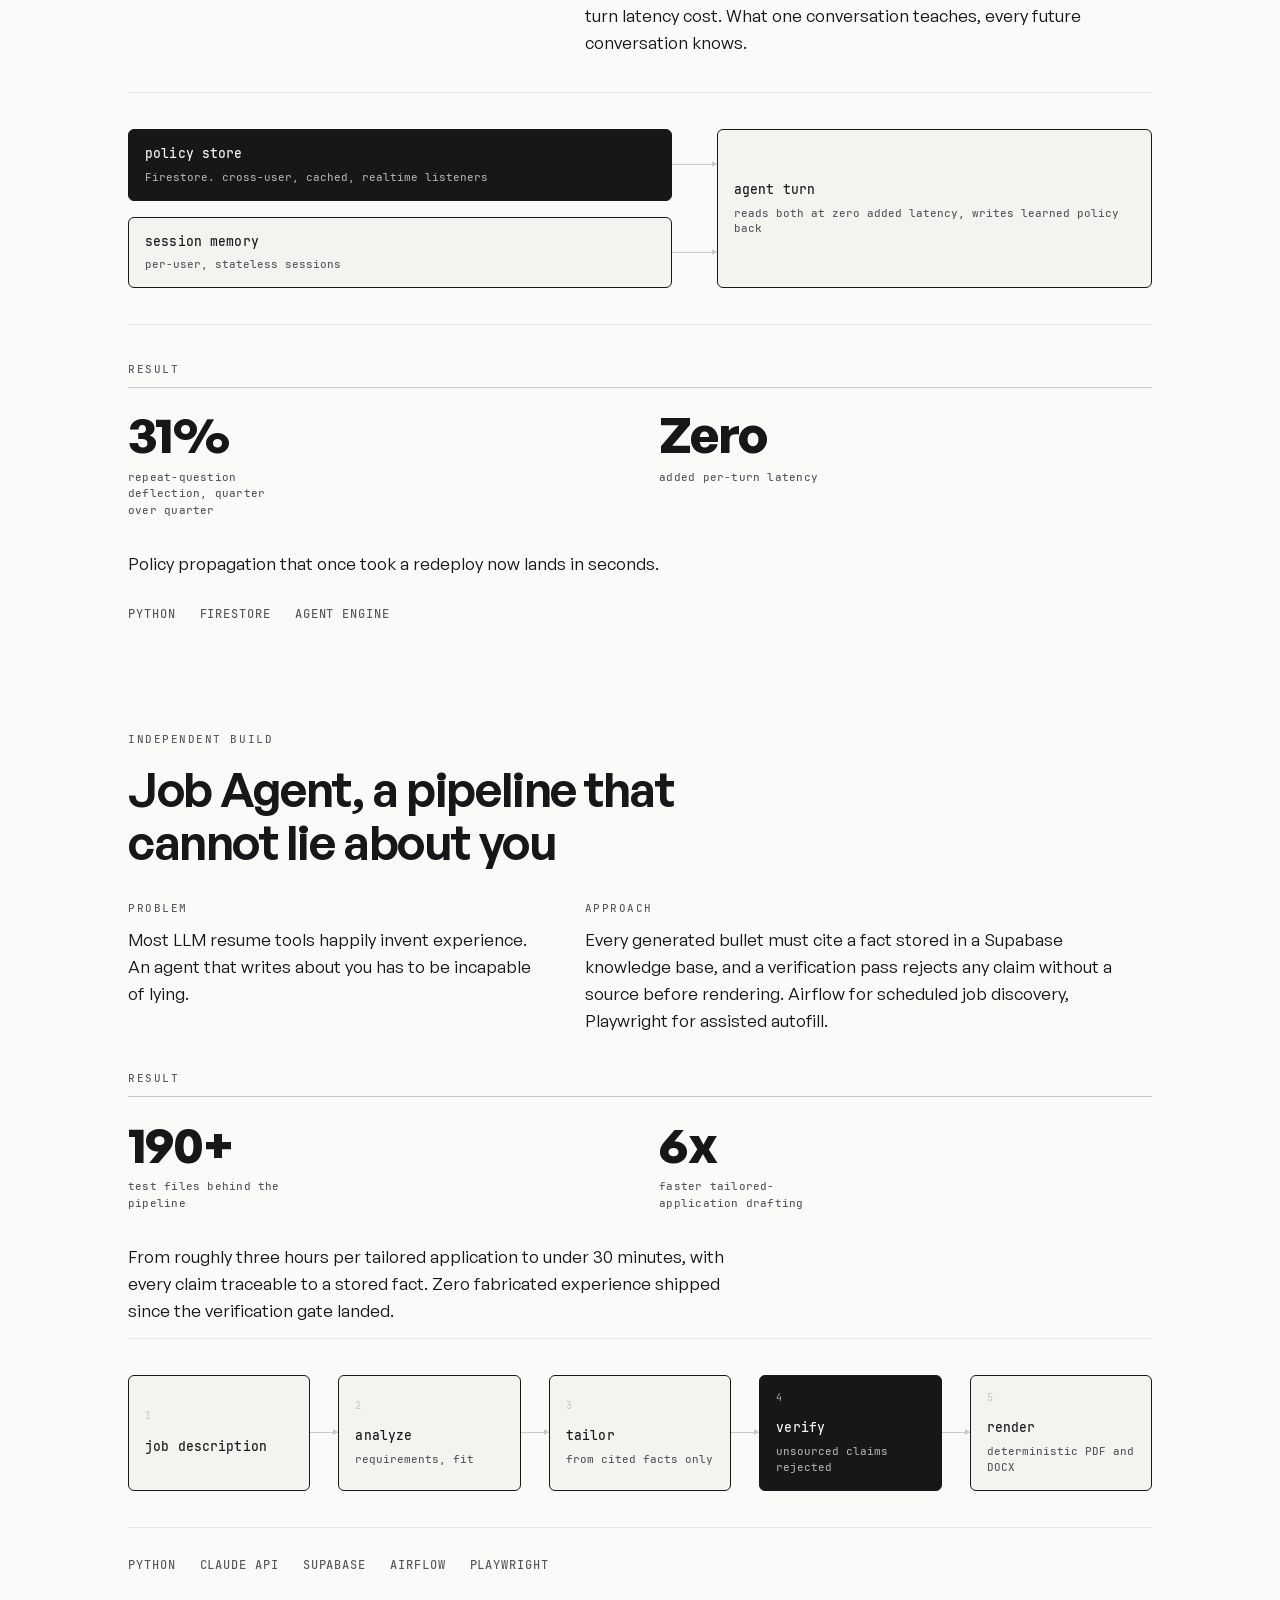
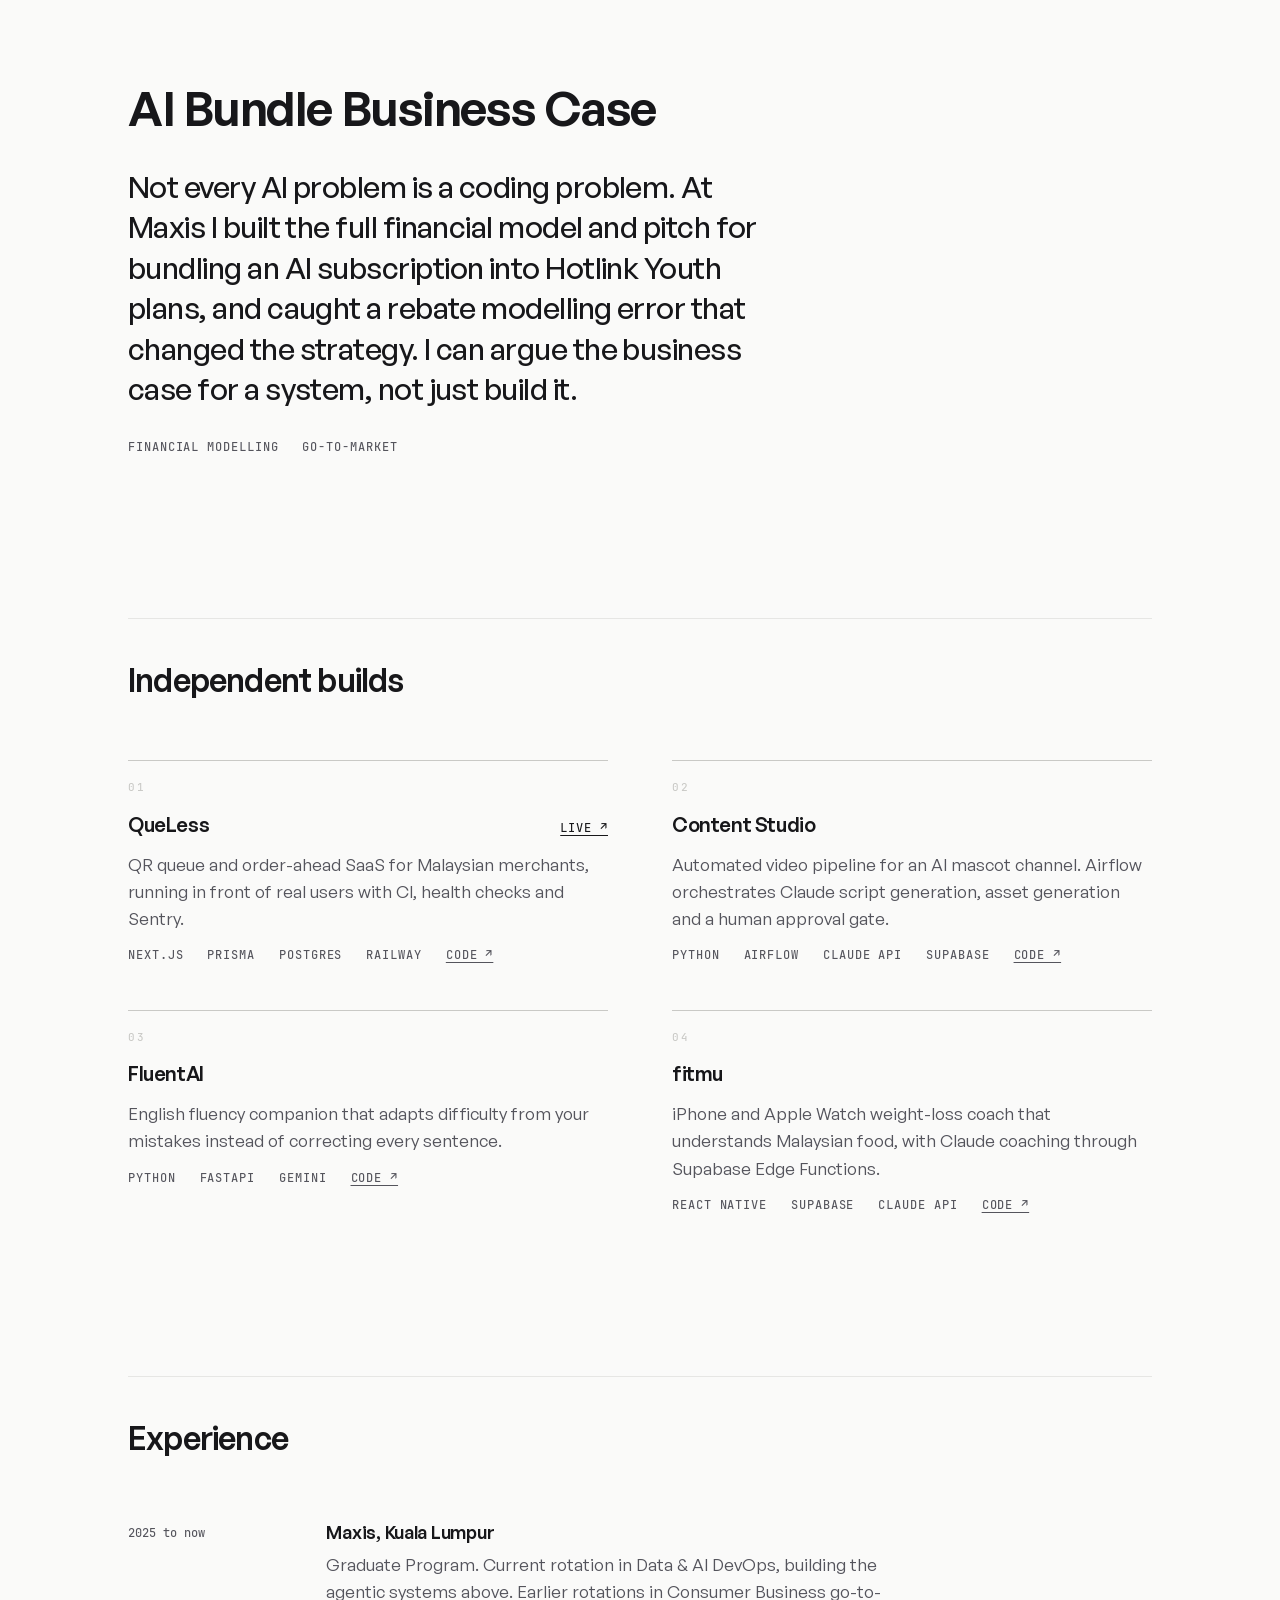
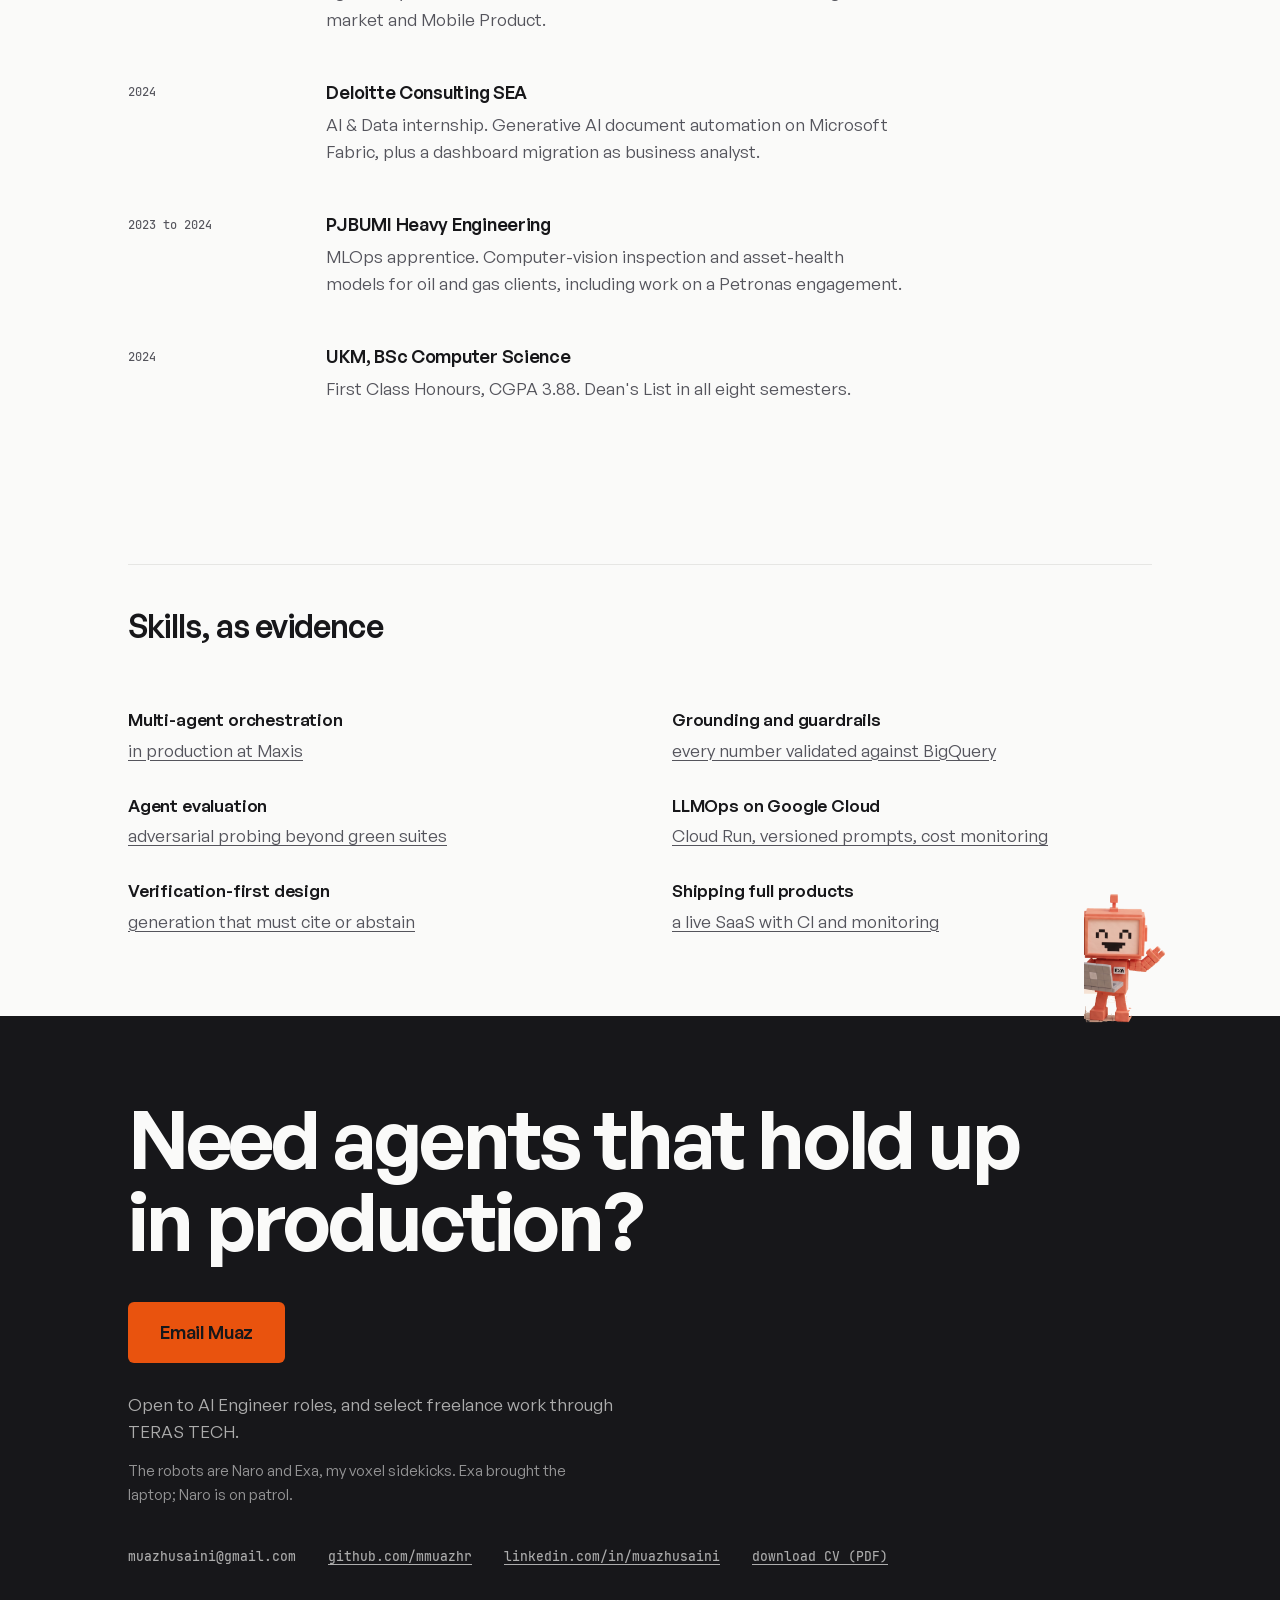
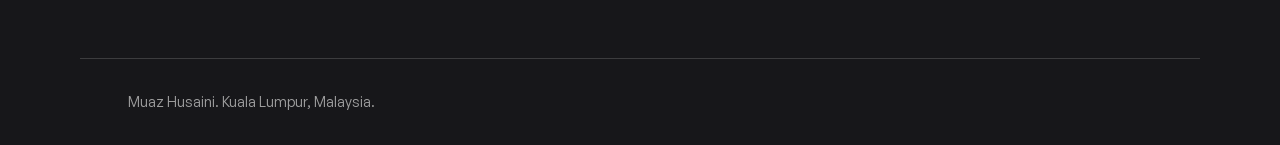
<file: v1/index.html>
<!doctype html>
<html lang="en">
<head>
  <meta charset="utf-8">
  <meta name="viewport" content="width=device-width, initial-scale=1">
  <title>Muaz Husaini, AI Engineer (V1 archive)</title>
  <meta name="description" content="Muaz Husaini builds production AI agents at Maxis: multi-agent NL2SQL on Vertex AI Agent Engine, grounding guardrails, adversarial evaluation. Kuala Lumpur, Malaysia.">
  <meta property="og:title" content="Muaz Husaini, AI Engineer">
  <meta property="og:description" content="I build AI agents that ship to production. Multi-agent systems on Google Cloud at Maxis, Kuala Lumpur.">
  <meta property="og:type" content="website">
  <meta property="og:url" content="https://mmuazhr.github.io/">
  <meta property="og:image" content="https://mmuazhr.github.io/og-card.png">
  <meta property="og:image:width" content="1200">
  <meta property="og:image:height" content="630">
  <meta property="og:image:alt" content="Muaz Husaini, AI Engineer — I build AI agents that ship to production.">
  <meta name="twitter:card" content="summary_large_image">
  <meta name="twitter:title" content="Muaz Husaini, AI Engineer">
  <meta name="twitter:description" content="I build AI agents that ship to production. Multi-agent systems on Google Cloud at Maxis, Kuala Lumpur.">
  <meta name="twitter:image" content="https://mmuazhr.github.io/og-card.png">
  <link rel="canonical" href="https://mmuazhr.github.io/">
  <meta name="theme-color" content="#FAFAF9">
  <link rel="icon" type="image/png" sizes="32x32" href="../favicon-32.png">
  <link rel="icon" type="image/png" sizes="512x512" href="../favicon-512.png">
  <link rel="apple-touch-icon" sizes="180x180" href="../favicon-180.png">
  <link rel="preload" href="../fonts/GeneralSans-Variable.woff2" as="font" type="font/woff2" crossorigin>
  <link rel="stylesheet" href="styles.css">
</head>
<body>
  <a class="skip" href="#work">Skip to work</a>

  <header class="site-head">
    <div class="wrap head-row">
      <p class="brand">Muaz Husaini <span class="avail">Open to roles</span></p>
      <nav aria-label="Sections">
        <a href="#work">Work</a>
        <a href="#builds">Builds</a>
        <a href="#experience">Experience</a>
        <a href="../muaz-husaini-cv.pdf">CV</a>
        <a href="#contact">Contact</a>
      </nav>
    </div>
  </header>

  <main>
    <section class="hero wrap" aria-label="Introduction">
      <h1>I build AI agents that <br>ship to production<span class="sig">.</span></h1>
      <p class="hero-sub">Data &amp; AI DevOps at Maxis. I design and run multi-agent systems on Google Cloud.</p>
    </section>

    <section id="work" class="wrap">
      <h2>Selected work</h2>

      <!-- Case study 1: flagship -->
      <article class="cs cs-flagship" id="nl2sql">
        <p class="cs-meta">Maxis&ensp;/&ensp;In production</p>
        <h3>NL2SQL Agentic System</h3>
        <div class="cs-cols">
          <div>
            <p class="lbl">Problem</p>
            <p>Business teams could not query BigQuery themselves, so every KPI question became an ad-hoc ticket and analysts spent their weeks answering them.</p>
          </div>
          <div>
            <p class="lbl">Approach</p>
            <p>A multi-agent system on Vertex AI Agent Engine, built with Google ADK. A semantic router sends each question to the right specialist. SQL generation is M-Schema aware, so the agent cannot invent tables that do not exist, and a grounding guardrail validates every number against live BigQuery results before it reaches a user. When confidence is low, the agent abstains instead of guessing.</p>
          </div>
        </div>

        <div class="diagram" role="img" aria-label="Architecture: a user question passes through a semantic router to an M-Schema aware SQL agent, then a grounding guardrail validates results against live BigQuery before answering or abstaining.">
          <div class="flow">
            <div class="node"><span>question</span><small>plain language, multi-turn</small></div>
            <div class="arrow" aria-hidden="true"></div>
            <div class="node"><span>semantic router</span><small>picks the specialist agent</small></div>
            <div class="arrow" aria-hidden="true"></div>
            <div class="node"><span>SQL agent</span><small>M-Schema aware generation</small></div>
            <div class="arrow" aria-hidden="true"></div>
            <div class="node key"><span>grounding guardrail</span><small>validates against live BigQuery</small></div>
            <div class="arrow" aria-hidden="true"></div>
            <div class="node"><span>answer, or abstain</span><small>no unverified numbers</small></div>
          </div>
        </div>

        <div class="cs-result">
          <p class="lbl">Result</p>
          <ul class="metrics">
            <li><b>300+</b><span>monthly users across business and finance</span></li>
            <li><b>2.4&#8202;x</b><span>answered-question growth in one quarter</span></li>
            <li><b>4,000+</b><span>verified answers served</span></li>
            <li><b>&lt;0.5%</b><span>unverified-output rate</span></li>
          </ul>
          <p>In production at Maxis today, answering telecom KPI questions for non-technical users, and growing by word of mouth. The grounding loop eliminated hallucinated figures: every number shown has been checked against the warehouse that produced it. I own the full LLMOps loop, from containerized Cloud Run deploys to versioned prompts, reliability and cost monitoring.</p>
        </div>
        <p class="stack" aria-label="Stack"><span>Python</span><span>Google ADK</span><span>Vertex AI Agent Engine</span><span>BigQuery</span><span>Cloud Run</span></p>
      </article>

      <!-- Case study 2: split, diagram right -->
      <article class="cs cs-split" id="qa-harness">
        <div class="cs-text">
          <h3>NL-to-DAX Agent, and the harness that attacks it</h3>
          <p class="lbl">Problem</p>
          <p>An agent can pass every automated test and still fail real users. Happy-path suites reward memorizing the demo.</p>
          <p class="lbl">Approach</p>
          <p>I built a natural-language-to-DAX agent for Power BI, then built an adversarial QA harness to break it: probes that feed the agent inputs the test oracle never covered, score the answers, and turn every failure into a permanent regression case.</p>
          <p class="lbl">Result</p>
          <ul class="metrics metrics-solo">
            <li><b>23</b><span>failures the green suite missed, each now a permanent regression case</span></li>
          </ul>
          <p>This is now how I evaluate every agent I ship, and the same class of bug has not recurred since. A green suite is necessary. It is never sufficient.</p>
          <p class="stack" aria-label="Stack"><span>Python</span><span>Power BI</span><span>DAX</span><span>LLM evaluation</span></p>
        </div>
        <div class="cs-aside">
        <div class="diagram diagram-v" role="img" aria-label="Evaluation flow: the agent under test passes the happy-path suite, then adversarial probes with uncovered inputs surface failures, each becoming a regression test for a hardened agent.">
          <div class="flow">
            <div class="node"><span>agent under test</span></div>
            <div class="arrow" aria-hidden="true"></div>
            <div class="node"><span>happy-path suite</span><small>all green. necessary</small></div>
            <div class="arrow" aria-hidden="true"></div>
            <div class="node strong"><span>adversarial probes</span><small>inputs the oracle never covered</small></div>
            <div class="arrow" aria-hidden="true"></div>
            <div class="node"><span>surfaced failures</span><small>each becomes a regression test</small></div>
            <div class="arrow" aria-hidden="true"></div>
            <div class="node"><span>hardened agent</span></div>
          </div>
        </div>
        </div>
      </article>

      <!-- Case study 3: merge diagram -->
      <article class="cs" id="self-improving">
        <h3>Self-Improving Agent Architecture</h3>
        <div class="cs-cols">
          <div>
            <p class="lbl">Problem</p>
            <p>Agent Engine sessions are stateless. Anything an agent learns dies with the conversation, and the naive fix adds a database read to every single turn.</p>
          </div>
          <div>
            <p class="lbl">Approach</p>
            <p>Learned policy lives in Firestore, separated cleanly from per-user conversational memory. In-memory caching plus realtime listeners mean agents pick up cross-user policy updates instantly, without a per-turn latency cost. What one conversation teaches, every future conversation knows.</p>
          </div>
        </div>
        <div class="diagram diagram-merge" role="img" aria-label="Architecture: a cross-user policy store in Firestore with caching and realtime listeners, and per-user session memory, both feed each agent turn; the agent writes what it learns back to the policy store.">
          <div class="node strong m-src1"><span>policy store</span><small>Firestore. cross-user, cached, realtime listeners</small></div>
          <div class="arrow m-a1" aria-hidden="true"></div>
          <div class="node m-src2"><span>session memory</span><small>per-user, stateless sessions</small></div>
          <div class="arrow m-a2" aria-hidden="true"></div>
          <div class="node m-target"><span>agent turn</span><small>reads both at zero added latency, writes learned policy back</small></div>
        </div>
        <div class="cs-result">
          <p class="lbl">Result</p>
          <ul class="metrics">
            <li><b>31%</b><span>repeat-question deflection, quarter over quarter</span></li>
            <li><b>Zero</b><span>added per-turn latency</span></li>
          </ul>
          <p>Policy propagation that once took a redeploy now lands in seconds.</p>
        </div>
        <p class="stack" aria-label="Stack"><span>Python</span><span>Firestore</span><span>Agent Engine</span></p>
      </article>

      <!-- Case study 4: Job Agent -->
      <article class="cs" id="job-agent">
        <p class="cs-meta">Independent build</p>
        <h3>Job Agent, a pipeline that cannot lie about you</h3>
        <div class="cs-cols">
          <div>
            <p class="lbl">Problem</p>
            <p>Most LLM resume tools happily invent experience. An agent that writes about you has to be incapable of lying.</p>
          </div>
          <div>
            <p class="lbl">Approach</p>
            <p>Every generated bullet must cite a fact stored in a Supabase knowledge base, and a verification pass rejects any claim without a source before rendering. Airflow for scheduled job discovery, Playwright for assisted autofill.</p>
          </div>
        </div>
        <div class="cs-result">
          <p class="lbl">Result</p>
          <ul class="metrics">
            <li><b>190+</b><span>test files behind the pipeline</span></li>
            <li><b>6&#8202;x</b><span>faster tailored-application drafting</span></li>
          </ul>
          <p>From roughly three hours per tailored application to under 30 minutes, with every claim traceable to a stored fact. Zero fabricated experience shipped since the verification gate landed.</p>
        </div>
        <div class="diagram" role="img" aria-label="Pipeline: a job description is analyzed, the application is tailored from cited facts, a verification step rejects unsourced claims, then the deterministic renderer produces PDF and DOCX.">
          <div class="flow flow-numbered">
            <div class="node"><span>job description</span></div>
            <div class="arrow" aria-hidden="true"></div>
            <div class="node"><span>analyze</span><small>requirements, fit</small></div>
            <div class="arrow" aria-hidden="true"></div>
            <div class="node"><span>tailor</span><small>from cited facts only</small></div>
            <div class="arrow" aria-hidden="true"></div>
            <div class="node strong"><span>verify</span><small>unsourced claims rejected</small></div>
            <div class="arrow" aria-hidden="true"></div>
            <div class="node"><span>render</span><small>deterministic PDF and DOCX</small></div>
          </div>
        </div>
        <p class="stack" aria-label="Stack"><span>Python</span><span>Claude API</span><span>Supabase</span><span>Airflow</span><span>Playwright</span></p>
      </article>

      <!-- Case study 5: business case, text only -->
      <article class="cs cs-quiet" id="bundle">
        <img class="gutter-mascot gm-right" src="../assets/mascots/exa-sit.png" alt="" aria-hidden="true" loading="lazy" width="226" height="320">
        <h3>AI Bundle Business Case</h3>
        <p class="cs-narrow">Not every AI problem is a coding problem. At Maxis I built the full financial model and pitch for bundling an AI subscription into Hotlink Youth plans, and caught a rebate modelling error that changed the strategy. I can argue the business case for a system, not just build it.</p>
        <p class="stack" aria-label="Stack"><span>Financial modelling</span><span>Go-to-market</span></p>
      </article>
    </section>

    <section id="builds" class="wrap">
      <img class="gutter-mascot gm-left" src="../assets/mascots/naro-scout.png" alt="" aria-hidden="true" loading="lazy" width="210" height="320">
      <h2>Independent builds</h2>
      <ul class="ledger">
        <li>
          <div class="ledger-head"><h3>QueLess</h3><a class="live-link" href="https://queless-production.up.railway.app" rel="noopener">Live&nbsp;&#8599;</a></div>
          <p>QR queue and order-ahead SaaS for Malaysian merchants, running in front of real users with CI, health checks and Sentry.</p>
          <p class="stack"><span>Next.js</span><span>Prisma</span><span>Postgres</span><span>Railway</span><a href="https://github.com/mmuazhr/smart-queue-saas" rel="noopener">Code&nbsp;&#8599;</a></p>
        </li>
        <li>
          <div class="ledger-head"><h3>Content Studio</h3></div>
          <p>Automated video pipeline for an AI mascot channel. Airflow orchestrates Claude script generation, asset generation and a human approval gate.</p>
          <p class="stack"><span>Python</span><span>Airflow</span><span>Claude API</span><span>Supabase</span><a href="https://github.com/mmuazhr/content-studio" rel="noopener">Code&nbsp;&#8599;</a></p>
        </li>
        <li>
          <div class="ledger-head"><h3>FluentAI</h3></div>
          <p>English fluency companion that adapts difficulty from your mistakes instead of correcting every sentence.</p>
          <p class="stack"><span>Python</span><span>FastAPI</span><span>Gemini</span><a href="https://github.com/mmuazhr/fluent-ai" rel="noopener">Code&nbsp;&#8599;</a></p>
        </li>
        <li>
          <div class="ledger-head"><h3>fitmu</h3></div>
          <p>iPhone and Apple Watch weight-loss coach that understands Malaysian food, with Claude coaching through Supabase Edge Functions.</p>
          <p class="stack"><span>React Native</span><span>Supabase</span><span>Claude API</span><a href="https://github.com/mmuazhr/fitmu" rel="noopener">Code&nbsp;&#8599;</a></p>
        </li>
      </ul>
    </section>

    <section id="experience" class="wrap">
      <h2>Experience</h2>
      <ol class="timeline">
        <li>
          <p class="when">2025 to now</p>
          <div>
            <h3>Maxis, Kuala Lumpur</h3>
            <p>Graduate Program. Current rotation in Data &amp; AI DevOps, building the agentic systems above. Earlier rotations in Consumer Business go-to-market and Mobile Product.</p>
          </div>
        </li>
        <li>
          <p class="when">2024</p>
          <div>
            <h3>Deloitte Consulting SEA</h3>
            <p>AI &amp; Data internship. Generative AI document automation on Microsoft Fabric, plus a dashboard migration as business analyst.</p>
          </div>
        </li>
        <li>
          <p class="when">2023 to 2024</p>
          <div>
            <h3>PJBUMI Heavy Engineering</h3>
            <p>MLOps apprentice. Computer-vision inspection and asset-health models for oil and gas clients, including work on a Petronas engagement.</p>
          </div>
        </li>
        <li>
          <p class="when">2024</p>
          <div>
            <h3>UKM, BSc Computer Science</h3>
            <p>First Class Honours, CGPA 3.88. Dean's List in all eight semesters.</p>
          </div>
        </li>
      </ol>
    </section>

    <section id="skills" class="wrap">
      <h2>Skills, as evidence</h2>
      <ul class="proofs">
        <li><strong>Multi-agent orchestration</strong><a href="#nl2sql">in production at Maxis</a></li>
        <li><strong>Grounding and guardrails</strong><a href="#nl2sql">every number validated against BigQuery</a></li>
        <li><strong>Agent evaluation</strong><a href="#qa-harness">adversarial probing beyond green suites</a></li>
        <li><strong>LLMOps on Google Cloud</strong><a href="#nl2sql">Cloud Run, versioned prompts, cost monitoring</a></li>
        <li><strong>Verification-first design</strong><a href="#job-agent">generation that must cite or abstain</a></li>
        <li><strong>Shipping full products</strong><a href="#builds">a live SaaS with CI and monitoring</a></li>
      </ul>
    </section>

    <section id="contact" class="dark">
      <img class="exa" src="../exa.png" alt="" aria-hidden="true" loading="lazy" width="219" height="300">
      <div class="wrap contact">
        <h2 class="visually-hidden">Contact</h2>
        <p class="contact-line">Need agents that hold up <br>in production?</p>
        <a class="cta" href="mailto:muazhusaini@gmail.com">Email Muaz</a>
        <p class="contact-note">Open to AI Engineer roles, and select freelance work through TERAS TECH.</p>
        <p class="mascot-note">The robots are Naro and Exa, my voxel sidekicks. Exa brought the laptop; Naro is on patrol.</p>
        <ul class="contact-links">
          <li>muazhusaini@gmail.com</li>
          <li><a href="https://github.com/mmuazhr" rel="noopener">github.com/mmuazhr</a></li>
          <li><a href="https://linkedin.com/in/muazhusaini" rel="noopener">linkedin.com/in/muazhusaini</a></li>
          <li><a href="../muaz-husaini-cv.pdf">download CV (PDF)</a></li>
        </ul>
      </div>
    </section>
  </main>

  <footer class="dark">
    <div class="wrap site-foot">
      <p>Muaz Husaini. Kuala Lumpur, Malaysia.</p>
    </div>
  </footer>

  <script src="script.js" defer></script>
</body>
</html>
</file>
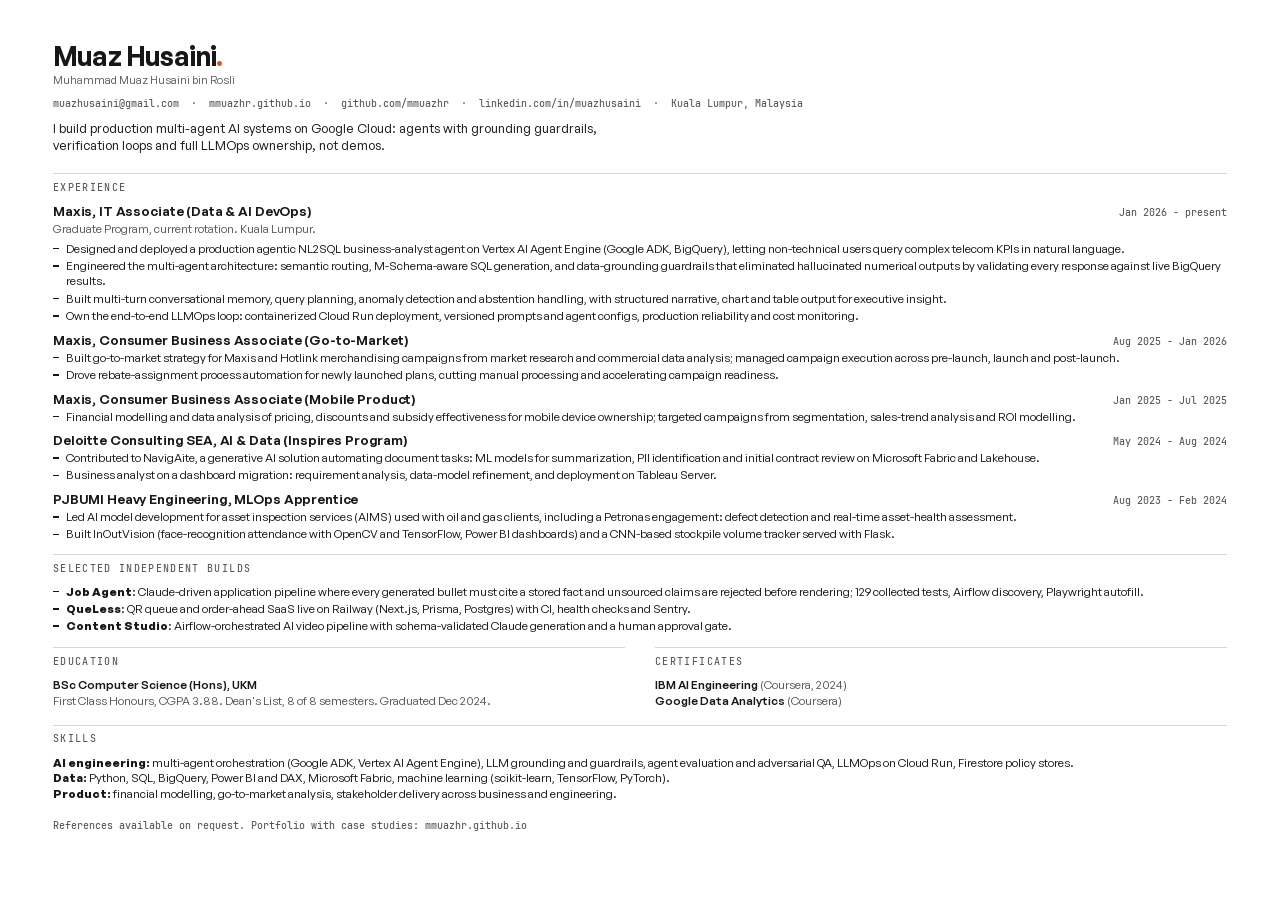
<file: cv-source.html>
<!doctype html>
<html lang="en">
<head>
<meta charset="utf-8">
<title>Muaz Husaini CV</title>
<style>
  @font-face {
    font-family: "General Sans";
    src: url("fonts/GeneralSans-Variable.woff2") format("woff2");
    font-weight: 200 700;
  }
  @font-face {
    font-family: "JetBrains Mono";
    src: url("fonts/JetBrainsMono-Regular.woff2") format("woff2");
    font-weight: 400;
  }
  @font-face {
    font-family: "JetBrains Mono";
    src: url("fonts/JetBrainsMono-Medium.woff2") format("woff2");
    font-weight: 500;
  }
  @page { size: A4; margin: 0; }
  * { margin: 0; padding: 0; box-sizing: border-box; }
  html { -webkit-print-color-adjust: exact; print-color-adjust: exact; }
  body {
    font-family: "General Sans", Arial, sans-serif;
    font-weight: 430;
    color: #17171A;
    font-size: 8.7pt;
    line-height: 1.34;
    padding: 11mm 14mm;
  }
  .mono {
    font-family: "JetBrains Mono", monospace;
  }
  header { margin-bottom: 5mm; }
  h1 {
    font-size: 20pt;
    font-weight: 620;
    letter-spacing: -0.03em;
    line-height: 1.05;
  }
  h1 .sig { color: #E9530E; }
  .fullname {
    font-size: 8pt;
    color: #54545C;
    margin-top: 1mm;
  }
  .contact {
    font-family: "JetBrains Mono", monospace;
    font-size: 7.4pt;
    color: #54545C;
    margin-top: 2.5mm;
  }
  .thesis {
    margin-top: 2.6mm;
    font-size: 9.6pt;
    max-width: 150mm;
  }
  section { margin-top: 3.2mm; }
  h2 {
    font-family: "JetBrains Mono", monospace;
    font-size: 7.2pt;
    font-weight: 500;
    text-transform: uppercase;
    letter-spacing: 0.14em;
    color: #54545C;
    border-top: 0.6pt solid #D8D8D5;
    padding-top: 2mm;
    margin-bottom: 2.2mm;
  }
  .role { margin-bottom: 2.2mm; }
  .role-head {
    display: flex;
    justify-content: space-between;
    align-items: baseline;
    gap: 6mm;
  }
  h3 {
    font-size: 10pt;
    font-weight: 580;
    letter-spacing: -0.01em;
  }
  .when {
    font-family: "JetBrains Mono", monospace;
    font-size: 7.2pt;
    color: #54545C;
    white-space: nowrap;
  }
  .role-sub {
    font-size: 8.6pt;
    color: #54545C;
    margin-bottom: 1.2mm;
  }
  ul { list-style: none; }
  li {
    padding-left: 3.5mm;
    position: relative;
    margin-bottom: 0.45mm;
  }
  li::before {
    content: "";
    position: absolute;
    left: 0;
    top: 0.62em;
    width: 1.6mm;
    height: 0.4mm;
    background: #17171A;
  }
  .cols {
    display: grid;
    grid-template-columns: 1fr 1fr;
    column-gap: 8mm;
  }
  .kv { margin-bottom: 1.2mm; }
  .kv strong { font-weight: 560; }
  .kv span { color: #54545C; }
  .note {
    margin-top: 5mm;
    font-family: "JetBrains Mono", monospace;
    font-size: 7.2pt;
    color: #54545C;
  }
</style>
</head>
<body>
  <header>
    <h1>Muaz Husaini<span class="sig">.</span></h1>
    <p class="fullname">Muhammad Muaz Husaini bin Rosli</p>
    <p class="contact">muazhusaini@gmail.com&nbsp;&nbsp;&middot;&nbsp;&nbsp;mmuazhr.github.io&nbsp;&nbsp;&middot;&nbsp;&nbsp;github.com/mmuazhr&nbsp;&nbsp;&middot;&nbsp;&nbsp;linkedin.com/in/muazhusaini&nbsp;&nbsp;&middot;&nbsp;&nbsp;Kuala Lumpur, Malaysia</p>
    <p class="thesis">I build production multi-agent AI systems on Google Cloud: agents with grounding guardrails, verification loops and full LLMOps ownership, not demos.</p>
  </header>

  <section>
    <h2>Experience</h2>
    <div class="role">
      <div class="role-head"><h3>Maxis, IT Associate (Data &amp; AI DevOps)</h3><p class="when">Jan 2026 - present</p></div>
      <p class="role-sub">Graduate Program, current rotation. Kuala Lumpur.</p>
      <ul>
        <li>Designed and deployed a production agentic NL2SQL business-analyst agent on Vertex AI Agent Engine (Google ADK, BigQuery), letting non-technical users query complex telecom KPIs in natural language.</li>
        <li>Engineered the multi-agent architecture: semantic routing, M-Schema-aware SQL generation, and data-grounding guardrails that eliminated hallucinated numerical outputs by validating every response against live BigQuery results.</li>
        <li>Built multi-turn conversational memory, query planning, anomaly detection and abstention handling, with structured narrative, chart and table output for executive insight.</li>
        <li>Own the end-to-end LLMOps loop: containerized Cloud Run deployment, versioned prompts and agent configs, production reliability and cost monitoring.</li>
      </ul>
    </div>
    <div class="role">
      <div class="role-head"><h3>Maxis, Consumer Business Associate (Go-to-Market)</h3><p class="when">Aug 2025 - Jan 2026</p></div>
      <ul>
        <li>Built go-to-market strategy for Maxis and Hotlink merchandising campaigns from market research and commercial data analysis; managed campaign execution across pre-launch, launch and post-launch.</li>
        <li>Drove rebate-assignment process automation for newly launched plans, cutting manual processing and accelerating campaign readiness.</li>
      </ul>
    </div>
    <div class="role">
      <div class="role-head"><h3>Maxis, Consumer Business Associate (Mobile Product)</h3><p class="when">Jan 2025 - Jul 2025</p></div>
      <ul>
        <li>Financial modelling and data analysis of pricing, discounts and subsidy effectiveness for mobile device ownership; targeted campaigns from segmentation, sales-trend analysis and ROI modelling.</li>
      </ul>
    </div>
    <div class="role">
      <div class="role-head"><h3>Deloitte Consulting SEA, AI &amp; Data (Inspires Program)</h3><p class="when">May 2024 - Aug 2024</p></div>
      <ul>
        <li>Contributed to NavigAite, a generative AI solution automating document tasks: ML models for summarization, PII identification and initial contract review on Microsoft Fabric and Lakehouse.</li>
        <li>Business analyst on a dashboard migration: requirement analysis, data-model refinement, and deployment on Tableau Server.</li>
      </ul>
    </div>
    <div class="role">
      <div class="role-head"><h3>PJBUMI Heavy Engineering, MLOps Apprentice</h3><p class="when">Aug 2023 - Feb 2024</p></div>
      <ul>
        <li>Led AI model development for asset inspection services (AIMS) used with oil and gas clients, including a Petronas engagement: defect detection and real-time asset-health assessment.</li>
        <li>Built InOutVision (face-recognition attendance with OpenCV and TensorFlow, Power BI dashboards) and a CNN-based stockpile volume tracker served with Flask.</li>
      </ul>
    </div>
  </section>

  <section>
    <h2>Selected independent builds</h2>
    <ul>
      <li><strong>Job Agent</strong>: Claude-driven application pipeline where every generated bullet must cite a stored fact and unsourced claims are rejected before rendering; 129 collected tests, Airflow discovery, Playwright autofill.</li>
      <li><strong>QueLess</strong>: QR queue and order-ahead SaaS live on Railway (Next.js, Prisma, Postgres) with CI, health checks and Sentry.</li>
      <li><strong>Content Studio</strong>: Airflow-orchestrated AI video pipeline with schema-validated Claude generation and a human approval gate.</li>
    </ul>
  </section>

  <div class="cols">
    <section>
      <h2>Education</h2>
      <p class="kv"><strong>BSc Computer Science (Hons), UKM</strong><br><span>First Class Honours, CGPA 3.88. Dean's List, 8 of 8 semesters. Graduated Dec 2024.</span></p>
    </section>
    <section>
      <h2>Certificates</h2>
      <p class="kv"><strong>IBM AI Engineering</strong> <span>(Coursera, 2024)</span><br><strong>Google Data Analytics</strong> <span>(Coursera)</span></p>
    </section>
  </div>

  <section>
    <h2>Skills</h2>
    <p><strong>AI engineering:</strong> multi-agent orchestration (Google ADK, Vertex AI Agent Engine), LLM grounding and guardrails, agent evaluation and adversarial QA, LLMOps on Cloud Run, Firestore policy stores.<br>
    <strong>Data:</strong> Python, SQL, BigQuery, Power BI and DAX, Microsoft Fabric, machine learning (scikit-learn, TensorFlow, PyTorch).<br>
    <strong>Product:</strong> financial modelling, go-to-market analysis, stakeholder delivery across business and engineering.</p>
  </section>

  <p class="note">References available on request. Portfolio with case studies: mmuazhr.github.io</p>
</body>
</html>
</file>
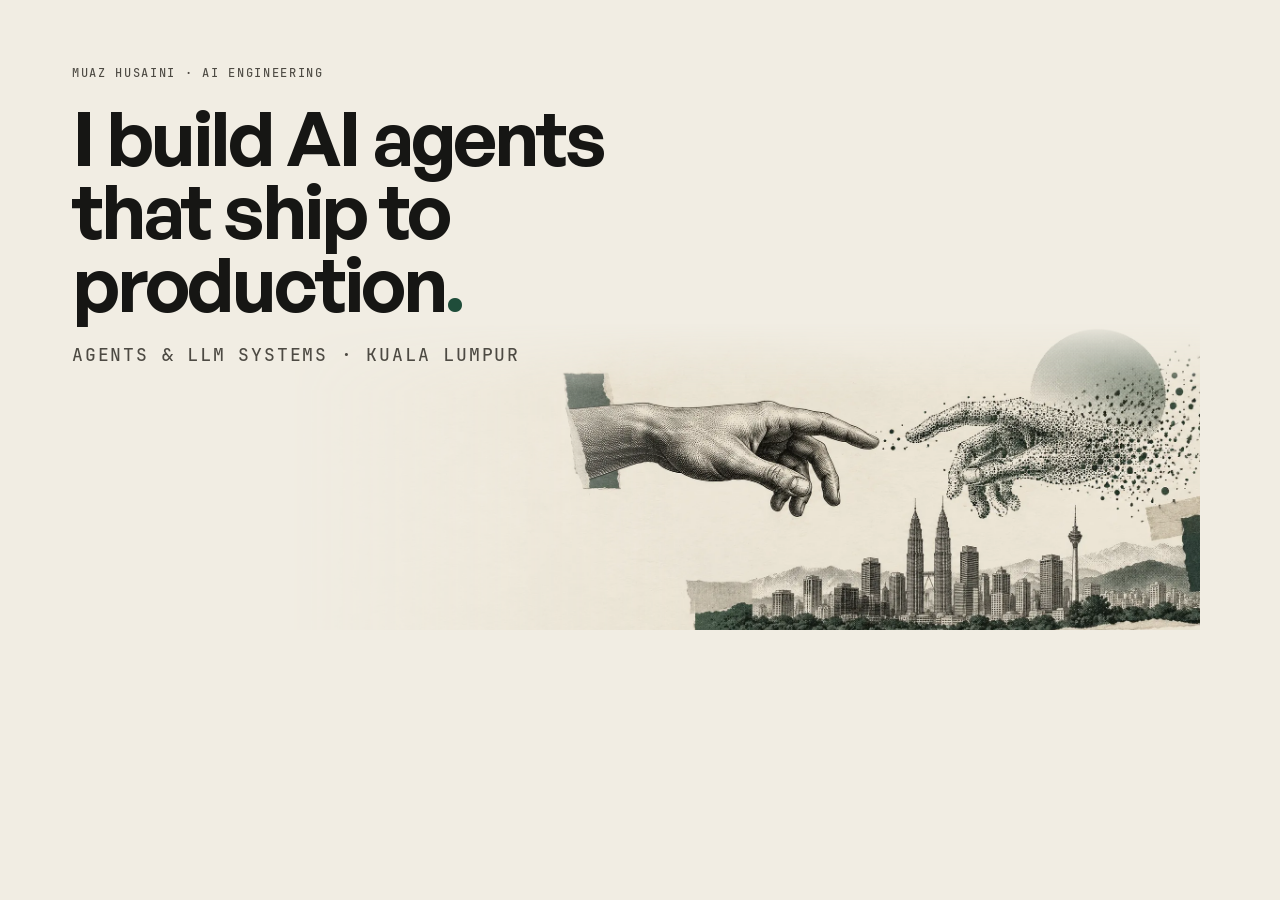
<file: og-src.html>
<!doctype html>
<html lang="en">
<head>
  <meta charset="utf-8">
  <title>OG image source</title>
  <link rel="stylesheet" href="styles.css">
  <link rel="stylesheet" href="og-src.css">
</head>
<!-- Source for og-image.png (1200x630). Re-render:
     "/Applications/Google Chrome.app/Contents/MacOS/Google Chrome" --headless --hide-scrollbars \
       --window-size=1200,630 --screenshot=og-image.png http://127.0.0.1:8000/og-src.html -->
<body class="og">
  <img class="og-art" src="assets/art/hero-hands-2000.webp" alt="" width="2000" height="667">
  <div class="og-copy">
    <p class="kicker mono">Muaz Husaini &middot; AI engineering</p>
    <h1>I build AI agents that ship to production<span class="dot">.</span></h1>
    <p class="og-meta mono">Agents &amp; LLM systems &middot; Kuala Lumpur</p>
  </div>
</body>
</html>
</file>
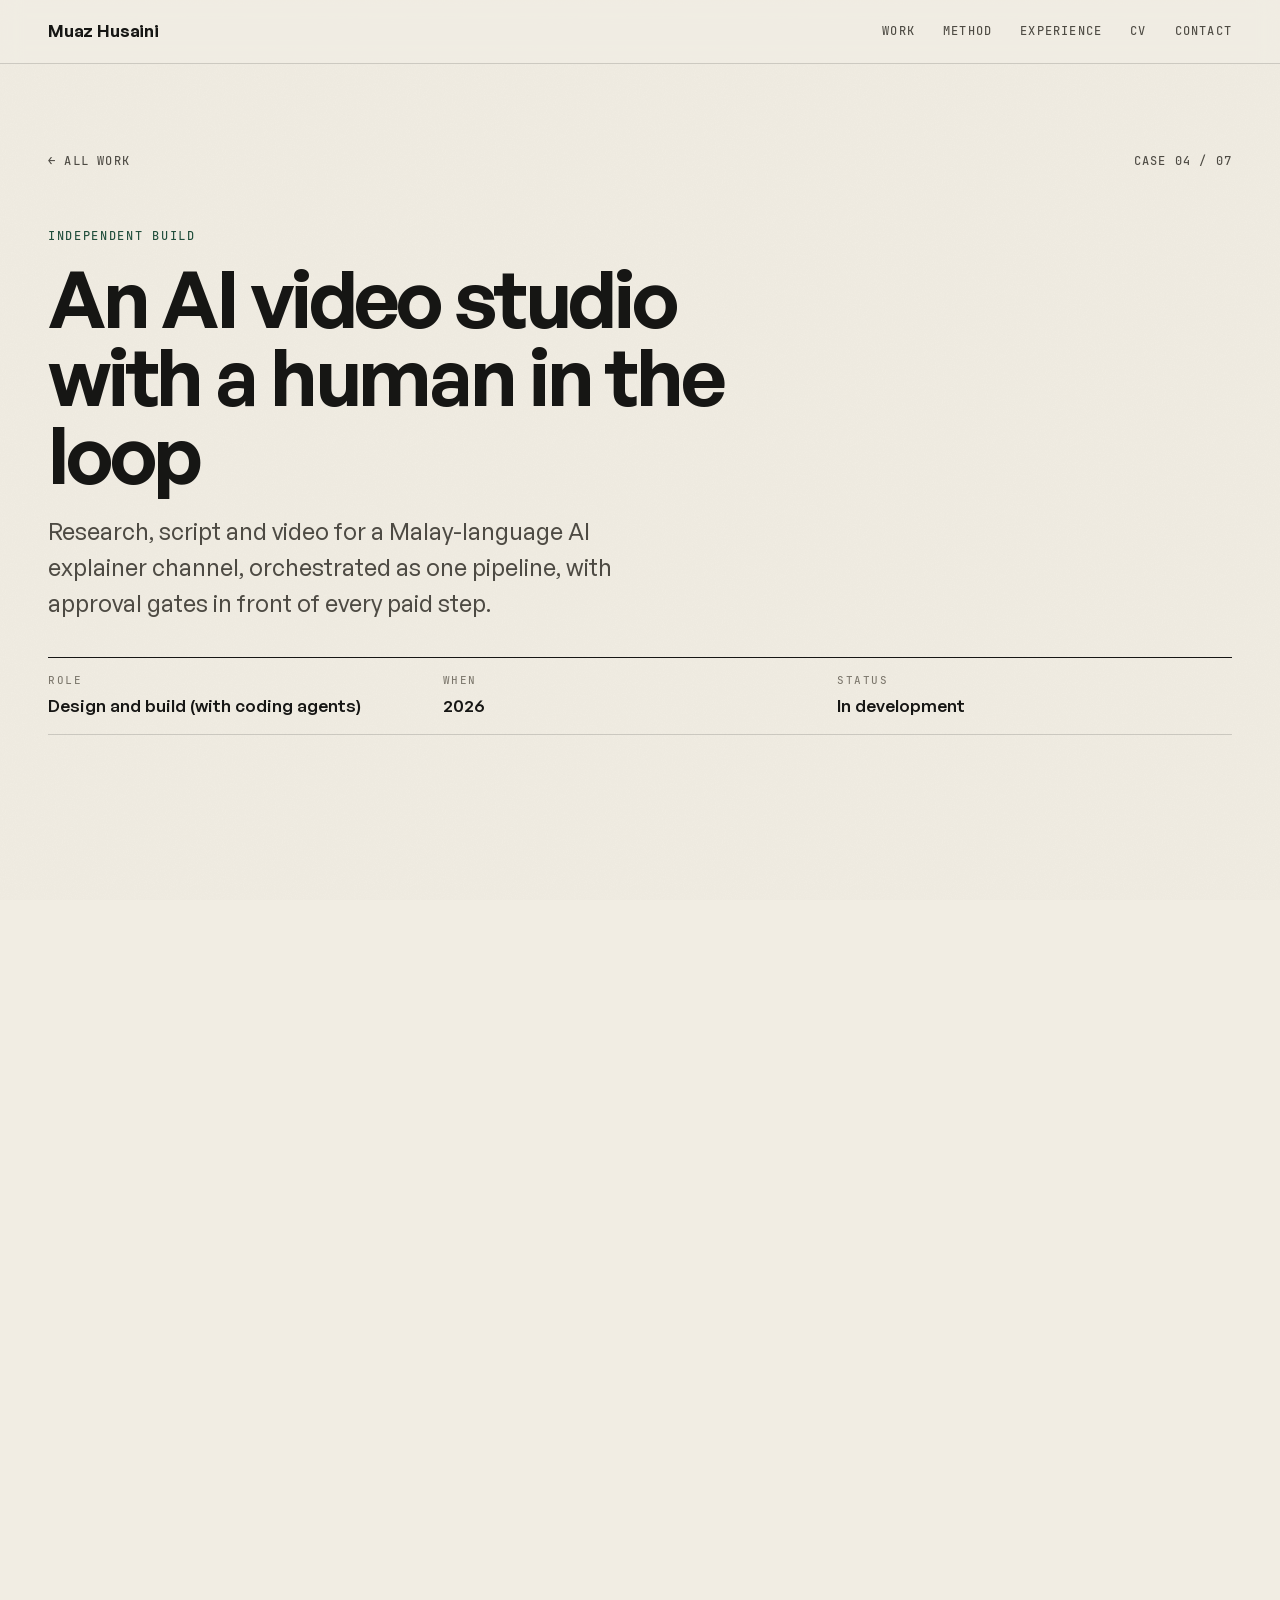
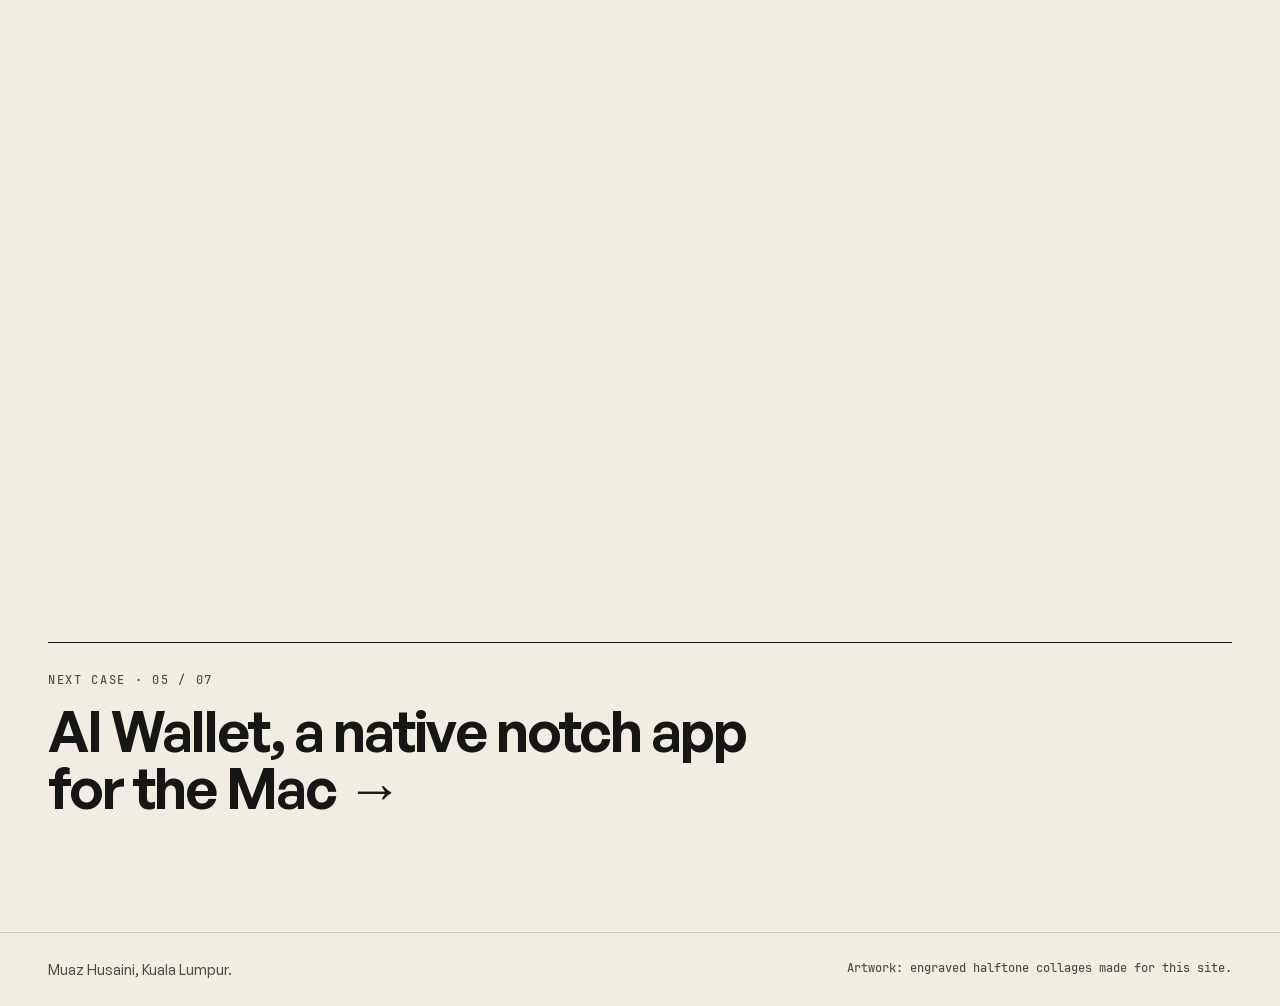
<file: work/content-studio.html>
<!doctype html>
<html lang="en">
<head>
  <meta charset="utf-8">
  <meta http-equiv="Content-Security-Policy" content="default-src 'self'; img-src 'self' data:; style-src 'self'; font-src 'self'; script-src 'self'; connect-src 'none'; object-src 'none'; base-uri 'none'; form-action 'none'">
  <meta name="viewport" content="width=device-width, initial-scale=1">
  <title>An AI video studio with a human in the loop · Muaz Husaini</title>
  <meta name="description" content="Research, script and video for a Malay-language AI explainer channel, orchestrated as one pipeline, with approval gates in front of every paid step.">
  <meta property="og:title" content="An AI video studio with a human in the loop">
  <meta property="og:description" content="Research, script and video for a Malay-language AI explainer channel, orchestrated as one pipeline, with approval gates in front of every paid step.">
  <meta property="og:type" content="article">
  <meta property="og:url" content="https://mmuazhr.github.io/work/content-studio.html">
  <meta property="og:image" content="https://mmuazhr.github.io/og-image.png">
  <meta name="twitter:card" content="summary_large_image">
  <link rel="canonical" href="https://mmuazhr.github.io/work/content-studio.html">
  <meta name="theme-color" content="#F1EDE3">
  <link rel="icon" href="data:image/svg+xml,%3Csvg xmlns='http://www.w3.org/2000/svg' viewBox='0 0 64 64'%3E%3Crect width='64' height='64' rx='14' fill='%23F1EDE3'/%3E%3Ctext x='11' y='45' font-family='Helvetica,Arial,sans-serif' font-weight='700' font-size='34' fill='%23161614'%3EM%3C/text%3E%3Ccircle cx='48' cy='42' r='5' fill='%231F4D3A'/%3E%3C/svg%3E">
  <link rel="preload" href="../fonts/GeneralSans-Variable.woff2" as="font" type="font/woff2" crossorigin>
  <link rel="stylesheet" href="../styles.css">
  <script src="../site.js"></script>
</head>
<body class="case">
  <a class="skip" href="#main">Skip to content</a>

  <header class="site-head">
    <div class="wrap head-row">
      <a class="brand" href="../index.html">Muaz Husaini</a>
      <nav aria-label="Sections">
        <a href="../index.html#work">Work</a>
        <a href="../index.html#method">Method</a>
        <a href="../index.html#experience">Experience</a>
        <a href="../muaz-husaini-cv.pdf">CV</a>
        <a href="../index.html#contact">Contact</a>
      </nav>
    </div>
  </header>

  <main id="main">
    <article>
      <header class="case-hero wrap">
        <p class="case-crumbs mono"><a href="../index.html#case-content-studio">&larr; All work</a><span>Case 04 / 07</span></p>
        <p class="kicker mono">Independent build</p>
        <h1>An AI video studio with a human in the loop</h1>
        <p class="lede">Research, script and video for a Malay-language AI explainer channel, orchestrated as one pipeline, with approval gates in front of every paid step.</p>
        <dl class="facts">
          <div><dt>Role</dt><dd>Design and build (with coding agents)</dd></div>
          <div><dt>When</dt><dd>2026</dd></div>
          <div><dt>Status</dt><dd>In development</dd></div>
        </dl>
      </header>

      <figure class="case-art wrap reveal">
        <picture class="art">
          <source media="(max-width: 820px)" srcset="../assets/art/content-studio-crop-1100.webp" width="1100" height="688">
          <img src="../assets/art/content-studio-2000.webp" srcset="../assets/art/content-studio-1100.webp 1100w, ../assets/art/content-studio-2000.webp 2000w" sizes="(max-width: 1340px) 100vw, 1240px" alt="Engraved collage: a vintage ribbon microphone, a film strip, a clapperboard and a printed sound waveform." width="2000" height="667" fetchpriority="high" decoding="async">
        </picture>
      </figure>

      <div class="case-body wrap">
        <section class="reveal">
          <h2 class="label">The problem</h2>
          <div class="case-text">
          <p>Short explainer videos need research, a script, generated shots and editing. Fully automatic AI output drifts off-topic and burns paid generation credits on takes nobody wanted.</p>
          </div>
        </section>
        <section class="reveal">
          <h2 class="label">What I built</h2>
          <div class="case-text">
          <p>Airflow runs two pipelines: topic research, and video production. Claude writes scripts that must pass schema validation, and episodes are dialogues between two recurring characters, Naro and Exa, kept consistent with locked reference images.</p>
          <p>A FastAPI dashboard holds the approval gates: nothing moves from script to paid video generation without a human yes. The pipeline runs in dry-run mode by default, so tests never spend credits.</p>
          <ol class="flow" aria-label="How it works, step by step">
            <li><span>topic research</span></li>
            <li><span>script</span><small>schema-validated</small></li>
            <li class="key"><span>approval gate</span><small>a human says yes</small></li>
            <li><span>video production</span><small>character-locked shots</small></li>
            <li><span>approval, then publish</span></li>
          </ol>
          </div>
        </section>
        <section class="reveal">
          <h2 class="label">Where it stands</h2>
          <div class="case-text">
          <p>The first slice (research, script, approval and video generation) passed my acceptance testing in July 2026. Final assembly, a new episode format and the channel launch are next.</p>
          <ul class="stack" aria-label="Stack"><li>Python</li><li>Airflow</li><li>Claude</li><li>Supabase</li><li>FastAPI</li><li>Veo</li></ul>
          </div>
        </section>
      </div>

      <nav class="case-next wrap" aria-label="Next case study">
        <a href="notch-app.html">
          <span class="label">Next case &middot; 05 / 07</span>
          <span class="next-title">AI Wallet, a native notch app for the Mac &rarr;</span>
        </a>
      </nav>
    </article>
  </main>

  <footer class="site-foot">
    <div class="wrap foot-row">
      <p>Muaz Husaini, Kuala Lumpur.</p>
      <p class="mono">Artwork: engraved halftone collages made for this site.</p>
    </div>
  </footer>
</body>
</html>
</file>
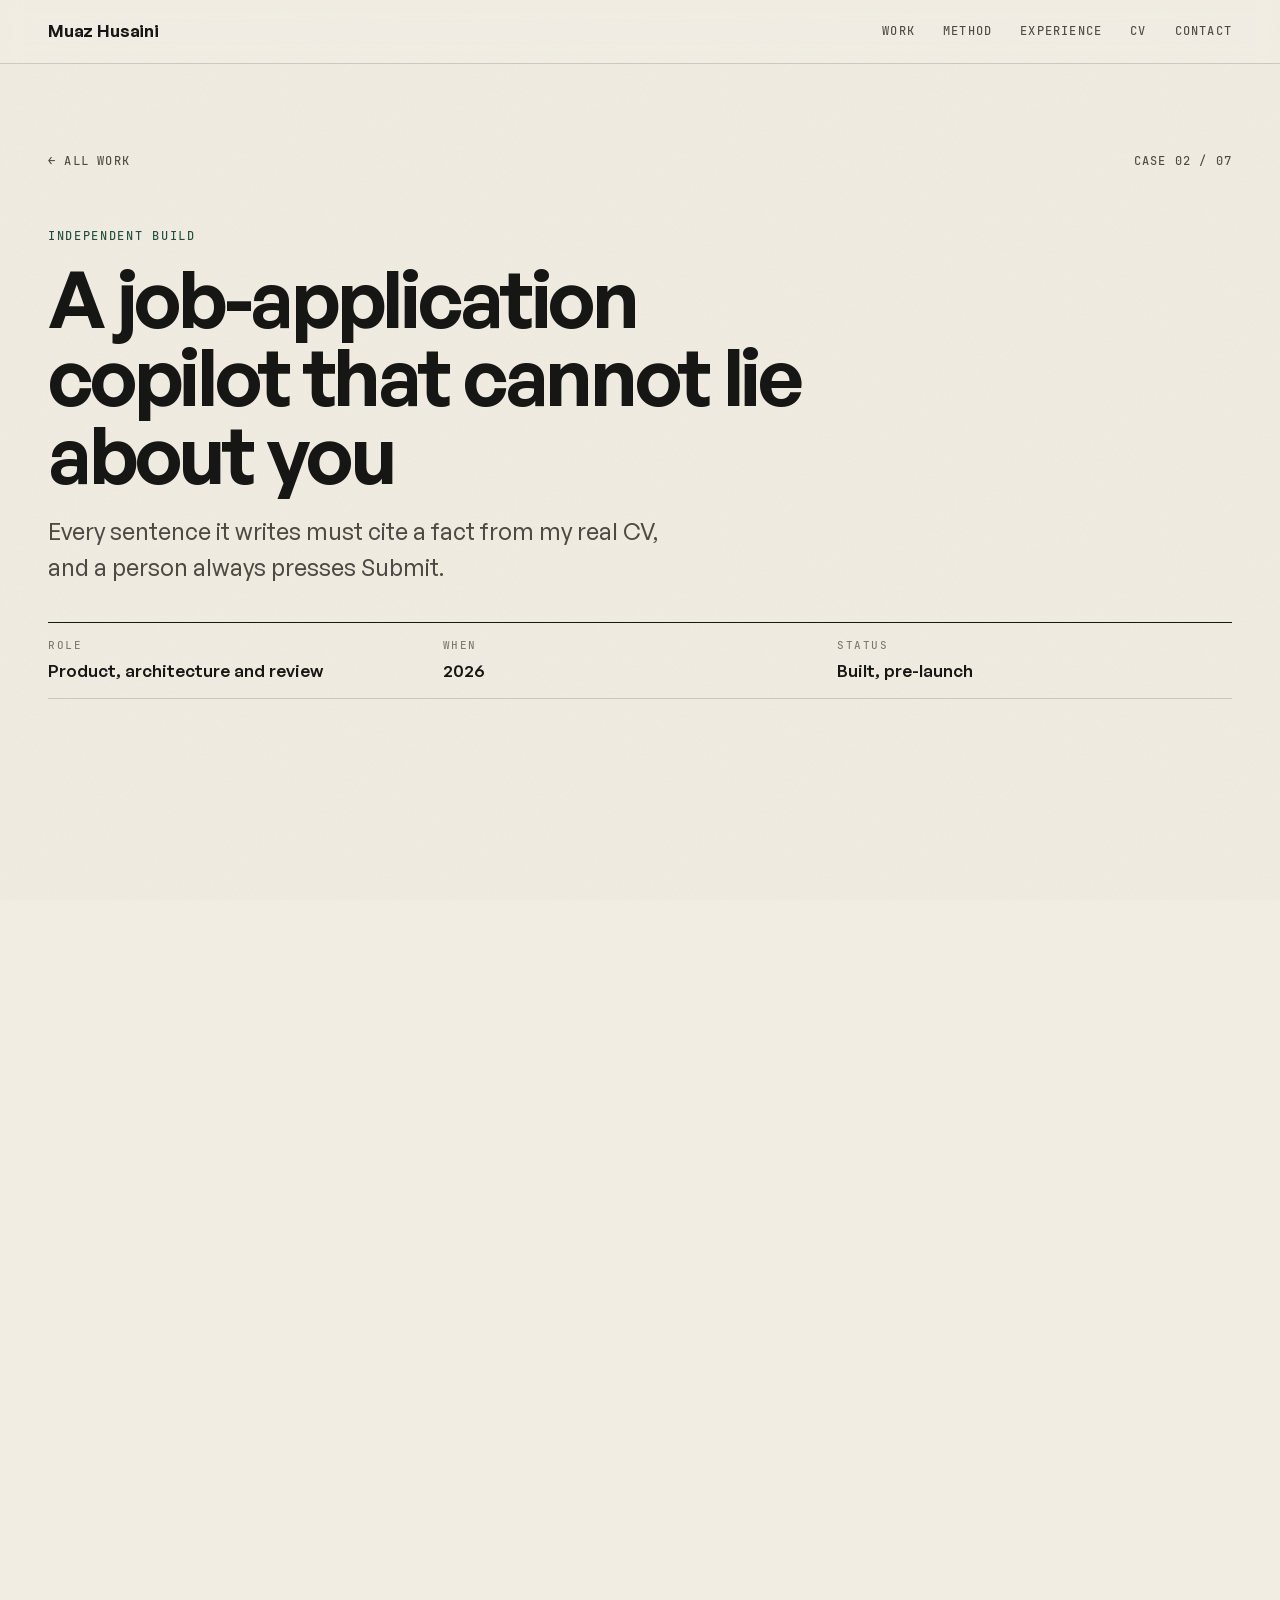
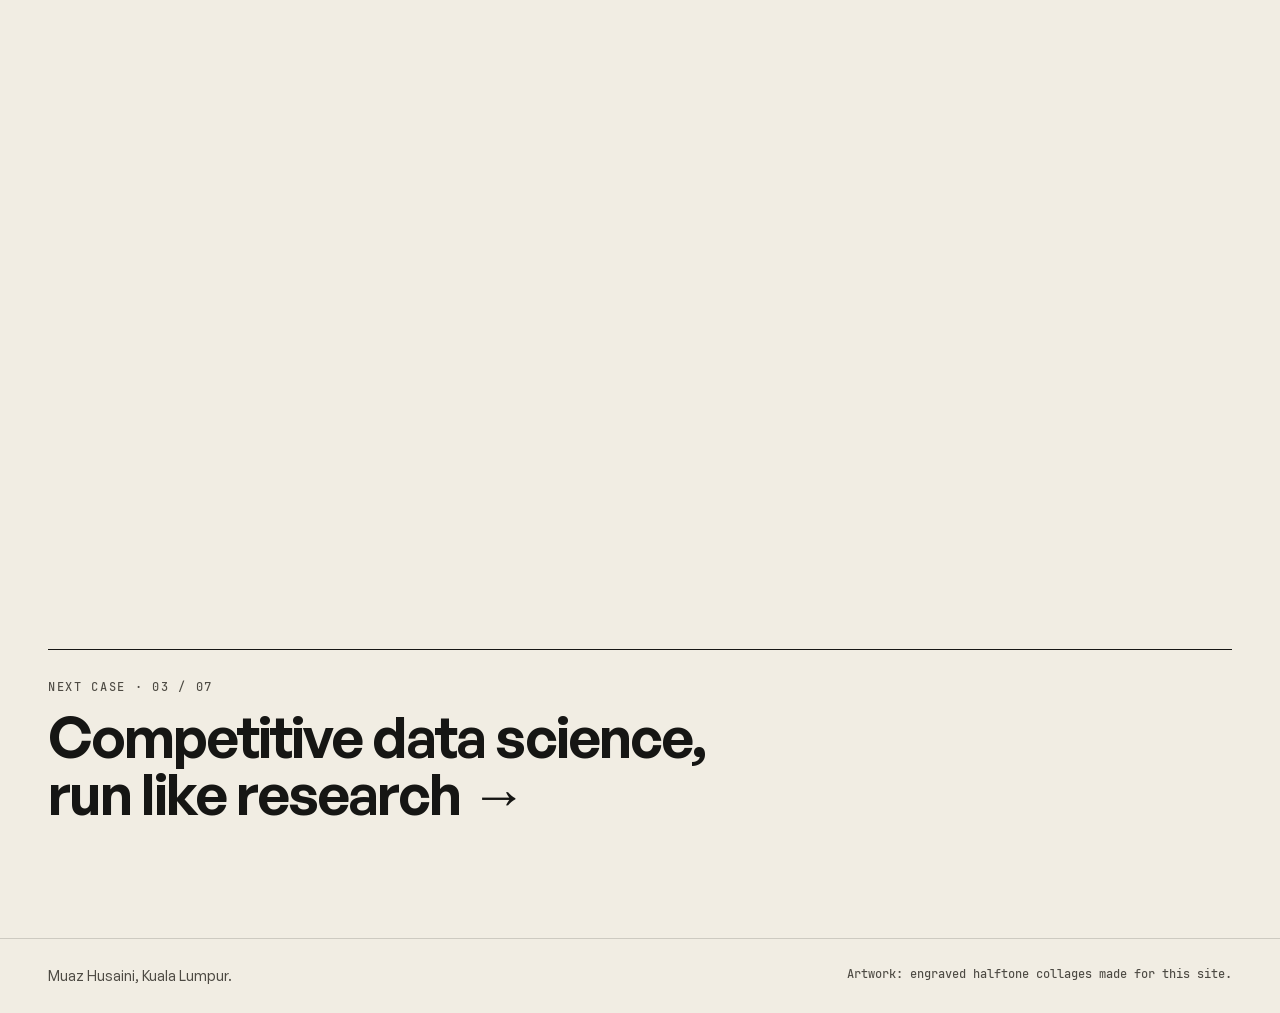
<file: work/job-agent.html>
<!doctype html>
<html lang="en">
<head>
  <meta charset="utf-8">
  <meta http-equiv="Content-Security-Policy" content="default-src 'self'; img-src 'self' data:; style-src 'self'; font-src 'self'; script-src 'self'; connect-src 'none'; object-src 'none'; base-uri 'none'; form-action 'none'">
  <meta name="viewport" content="width=device-width, initial-scale=1">
  <title>A job-application copilot that cannot lie about you · Muaz Husaini</title>
  <meta name="description" content="Every sentence it writes must cite a fact from my real CV, and a person always presses Submit.">
  <meta property="og:title" content="A job-application copilot that cannot lie about you">
  <meta property="og:description" content="Every sentence it writes must cite a fact from my real CV, and a person always presses Submit.">
  <meta property="og:type" content="article">
  <meta property="og:url" content="https://mmuazhr.github.io/work/job-agent.html">
  <meta property="og:image" content="https://mmuazhr.github.io/og-image.png">
  <meta name="twitter:card" content="summary_large_image">
  <link rel="canonical" href="https://mmuazhr.github.io/work/job-agent.html">
  <meta name="theme-color" content="#F1EDE3">
  <link rel="icon" href="data:image/svg+xml,%3Csvg xmlns='http://www.w3.org/2000/svg' viewBox='0 0 64 64'%3E%3Crect width='64' height='64' rx='14' fill='%23F1EDE3'/%3E%3Ctext x='11' y='45' font-family='Helvetica,Arial,sans-serif' font-weight='700' font-size='34' fill='%23161614'%3EM%3C/text%3E%3Ccircle cx='48' cy='42' r='5' fill='%231F4D3A'/%3E%3C/svg%3E">
  <link rel="preload" href="../fonts/GeneralSans-Variable.woff2" as="font" type="font/woff2" crossorigin>
  <link rel="stylesheet" href="../styles.css">
  <script src="../site.js"></script>
</head>
<body class="case">
  <a class="skip" href="#main">Skip to content</a>

  <header class="site-head">
    <div class="wrap head-row">
      <a class="brand" href="../index.html">Muaz Husaini</a>
      <nav aria-label="Sections">
        <a href="../index.html#work">Work</a>
        <a href="../index.html#method">Method</a>
        <a href="../index.html#experience">Experience</a>
        <a href="../muaz-husaini-cv.pdf">CV</a>
        <a href="../index.html#contact">Contact</a>
      </nav>
    </div>
  </header>

  <main id="main">
    <article>
      <header class="case-hero wrap">
        <p class="case-crumbs mono"><a href="../index.html#case-job-agent">&larr; All work</a><span>Case 02 / 07</span></p>
        <p class="kicker mono">Independent build</p>
        <h1>A job-application copilot that cannot lie about you</h1>
        <p class="lede">Every sentence it writes must cite a fact from my real CV, and a person always presses Submit.</p>
        <dl class="facts">
          <div><dt>Role</dt><dd>Product, architecture and review</dd></div>
          <div><dt>When</dt><dd>2026</dd></div>
          <div><dt>Status</dt><dd>Built, pre-launch</dd></div>
        </dl>
      </header>

      <figure class="case-art wrap reveal">
        <picture class="art">
          <source media="(max-width: 820px)" srcset="../assets/art/job-agent-crop-1100.webp" width="1100" height="688">
          <img src="../assets/art/job-agent-2000.webp" srcset="../assets/art/job-agent-1100.webp 1100w, ../assets/art/job-agent-2000.webp 2000w" sizes="(max-width: 1340px) 100vw, 1240px" alt="Engraved collage: a typewriter, a stack of sealed envelopes, a pinned map, a rubber stamp and a pocket watch." width="2000" height="667" fetchpriority="high" decoding="async">
        </picture>
      </figure>

      <div class="case-body wrap">
        <section class="reveal">
          <h2 class="label">The problem</h2>
          <div class="case-text">
          <p>Most AI resume tools happily invent experience. A tool that writes about you has to be unable to make things up, and it should never apply anywhere without you.</p>
          </div>
        </section>
        <section class="reveal">
          <h2 class="label">What I built</h2>
          <div class="case-text">
          <p>A career knowledge base is loaded from my real CV, with an ID on every fact. Tailoring may only use linked facts: each generated bullet cites a fact ID, and a verification pass rejects any claim without a source before a deterministic renderer produces the PDF and DOCX.</p>
          <p>Airflow schedules job discovery. Playwright pre-fills applications in copilot mode, which means it stops before the final step and a human always clicks Submit. Supabase runs with row-level security from day one.</p>
          <p>I wrote the design, specs and acceptance criteria, and reviewed the code that coding agents implemented against them.</p>
          <ol class="flow" aria-label="How it works, step by step">
            <li><span>job description</span></li>
            <li><span>analyse</span><small>requirements and fit</small></li>
            <li><span>tailor</span><small>from cited facts only</small></li>
            <li class="key"><span>verify</span><small>unsourced claims rejected</small></li>
            <li><span>render, then a human submits</span><small>PDF and DOCX</small></li>
          </ol>
          </div>
        </section>
        <section class="reveal">
          <h2 class="label">Where it stands</h2>
          <div class="case-text">
          <p>Knowledge base, tailoring and dashboard are built, with 129 collected tests. The next milestone is the first live discovery run on JobStreet.</p>
          <ul class="stack" aria-label="Stack"><li>Python</li><li>Claude Agent SDK</li><li>Supabase</li><li>Airflow</li><li>Playwright</li><li>WeasyPrint</li></ul>
          </div>
        </section>
      </div>

      <nav class="case-next wrap" aria-label="Next case study">
        <a href="kaggle.html">
          <span class="label">Next case &middot; 03 / 07</span>
          <span class="next-title">Competitive data science, run like research &rarr;</span>
        </a>
      </nav>
    </article>
  </main>

  <footer class="site-foot">
    <div class="wrap foot-row">
      <p>Muaz Husaini, Kuala Lumpur.</p>
      <p class="mono">Artwork: engraved halftone collages made for this site.</p>
    </div>
  </footer>
</body>
</html>
</file>
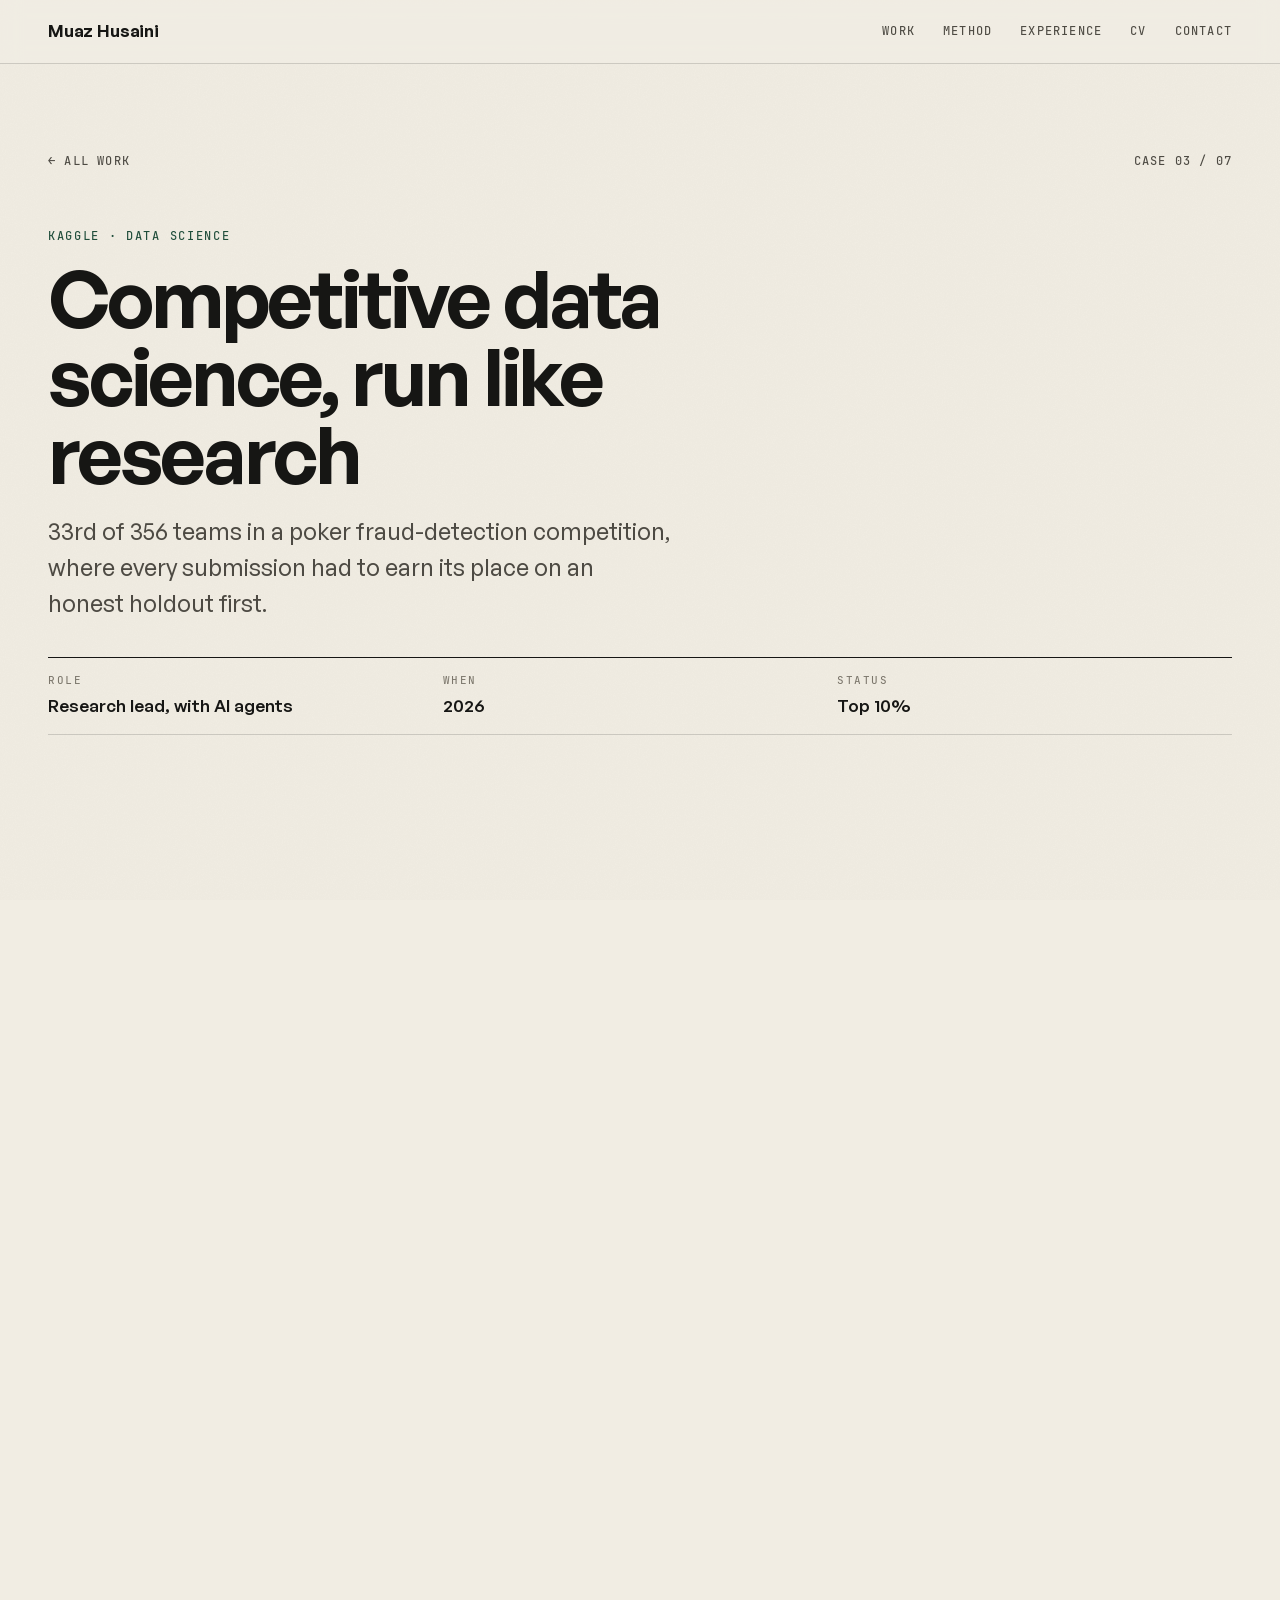
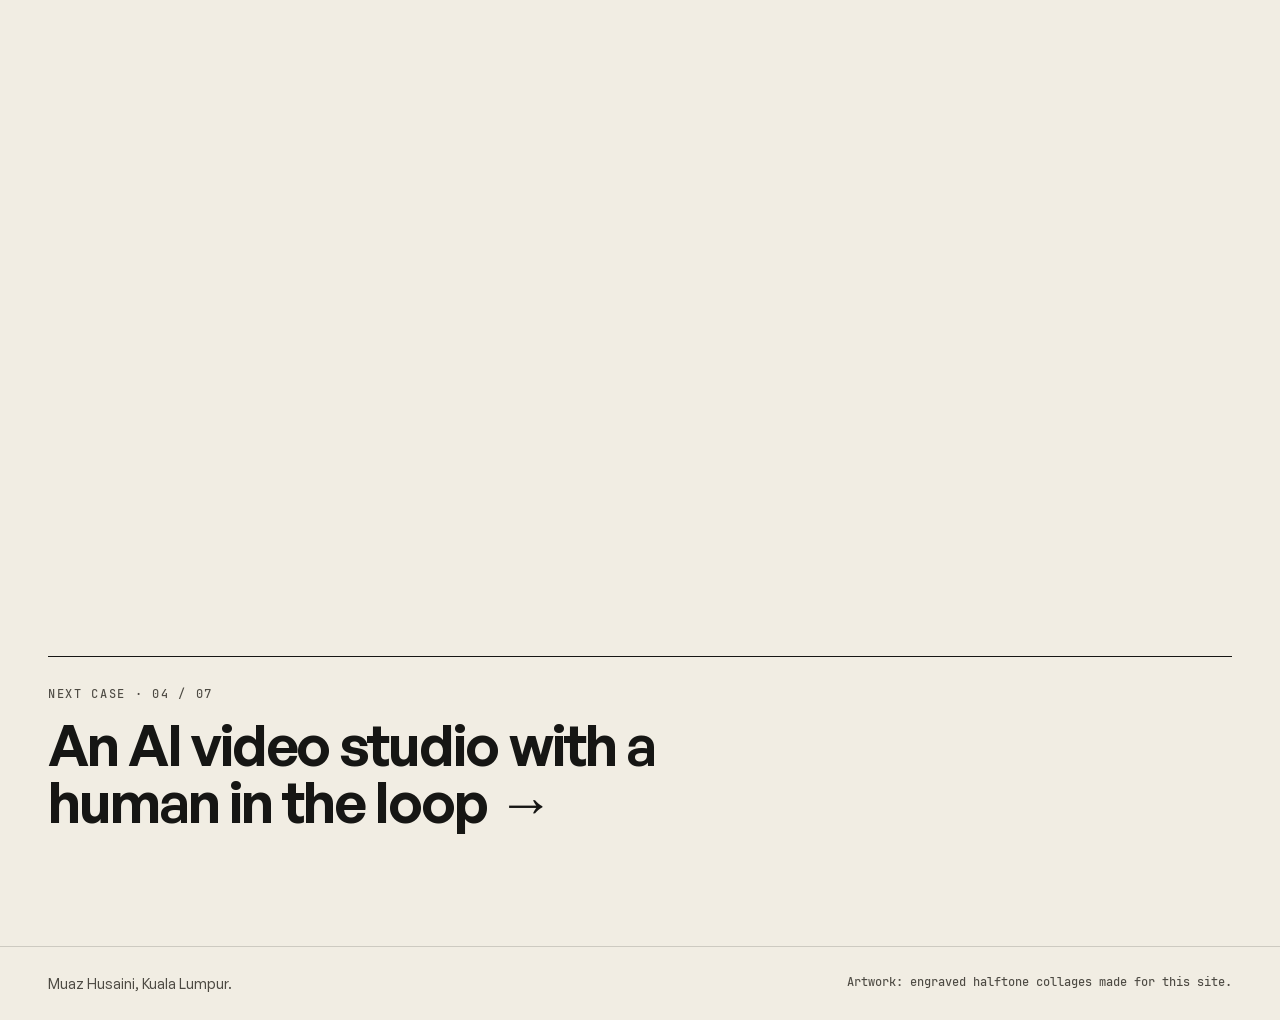
<file: work/kaggle.html>
<!doctype html>
<html lang="en">
<head>
  <meta charset="utf-8">
  <meta http-equiv="Content-Security-Policy" content="default-src 'self'; img-src 'self' data:; style-src 'self'; font-src 'self'; script-src 'self'; connect-src 'none'; object-src 'none'; base-uri 'none'; form-action 'none'">
  <meta name="viewport" content="width=device-width, initial-scale=1">
  <title>Competitive data science, run like research · Muaz Husaini</title>
  <meta name="description" content="33rd of 356 teams in a poker fraud-detection competition, where every submission had to earn its place on an honest holdout first.">
  <meta property="og:title" content="Competitive data science, run like research">
  <meta property="og:description" content="33rd of 356 teams in a poker fraud-detection competition, where every submission had to earn its place on an honest holdout first.">
  <meta property="og:type" content="article">
  <meta property="og:url" content="https://mmuazhr.github.io/work/kaggle.html">
  <meta property="og:image" content="https://mmuazhr.github.io/og-image.png">
  <meta name="twitter:card" content="summary_large_image">
  <link rel="canonical" href="https://mmuazhr.github.io/work/kaggle.html">
  <meta name="theme-color" content="#F1EDE3">
  <link rel="icon" href="data:image/svg+xml,%3Csvg xmlns='http://www.w3.org/2000/svg' viewBox='0 0 64 64'%3E%3Crect width='64' height='64' rx='14' fill='%23F1EDE3'/%3E%3Ctext x='11' y='45' font-family='Helvetica,Arial,sans-serif' font-weight='700' font-size='34' fill='%23161614'%3EM%3C/text%3E%3Ccircle cx='48' cy='42' r='5' fill='%231F4D3A'/%3E%3C/svg%3E">
  <link rel="preload" href="../fonts/GeneralSans-Variable.woff2" as="font" type="font/woff2" crossorigin>
  <link rel="stylesheet" href="../styles.css">
  <script src="../site.js"></script>
</head>
<body class="case">
  <a class="skip" href="#main">Skip to content</a>

  <header class="site-head">
    <div class="wrap head-row">
      <a class="brand" href="../index.html">Muaz Husaini</a>
      <nav aria-label="Sections">
        <a href="../index.html#work">Work</a>
        <a href="../index.html#method">Method</a>
        <a href="../index.html#experience">Experience</a>
        <a href="../muaz-husaini-cv.pdf">CV</a>
        <a href="../index.html#contact">Contact</a>
      </nav>
    </div>
  </header>

  <main id="main">
    <article>
      <header class="case-hero wrap">
        <p class="case-crumbs mono"><a href="../index.html#case-kaggle">&larr; All work</a><span>Case 03 / 07</span></p>
        <p class="kicker mono">Kaggle · Data science</p>
        <h1>Competitive data science, run like research</h1>
        <p class="lede">33rd of 356 teams in a poker fraud-detection competition, where every submission had to earn its place on an honest holdout first.</p>
        <dl class="facts">
          <div><dt>Role</dt><dd>Research lead, with AI agents</dd></div>
          <div><dt>When</dt><dd>2026</dd></div>
          <div><dt>Status</dt><dd>Top 10%</dd></div>
        </dl>
      </header>

      <figure class="case-art wrap reveal">
        <picture class="art">
          <source media="(max-width: 820px)" srcset="../assets/art/kaggle-crop-1100.webp" width="1100" height="688">
          <img src="../assets/art/kaggle-2000.webp" srcset="../assets/art/kaggle-1100.webp 1100w, ../assets/art/kaggle-2000.webp 2000w" sizes="(max-width: 1340px) 100vw, 1240px" alt="Engraved collage: playing cards and poker chips under a magnifying lens, dissolving into a scatter of data points, with a ribbon medal." width="2000" height="667" fetchpriority="high" decoding="async">
        </picture>
      </figure>

      <div class="case-body wrap">
        <section class="reveal">
          <h2 class="label">The problem</h2>
          <div class="case-text">
          <p>Competitions tempt you to tune toward the public leaderboard. It looks like progress and often is not: the public split rewards noise.</p>
          </div>
        </section>
        <section class="reveal">
          <h2 class="label">What I built</h2>
          <div class="case-text">
          <p>I built a local research toolkit and ran the competition like a lab. Every experiment is registered, and the measuring stick is an honest five-fold holdout, not the public leaderboard: ideas that only improved the public score were treated as noise.</p>
          <p>AI agents run the experiments under these rules. Every submission needed my explicit approval, and every decision and finding is logged so nothing gets re-tried by accident.</p>
          <ol class="flow" aria-label="How it works, step by step">
            <li><span>idea</span></li>
            <li><span>registered experiment</span><small>logged before it runs</small></li>
            <li class="key"><span>honest holdout</span><small>five folds, not the leaderboard</small></li>
            <li><span>decision log</span><small>what worked, what not to retry</small></li>
            <li><span>submit, with approval</span></li>
          </ol>
          </div>
        </section>
        <section class="reveal">
          <h2 class="label">Where it stands</h2>
          <div class="case-text">
          <p>33rd of 356 teams in Detect Suspicious Value Transfers in Poker (top 10%).</p>
          <p>The approach has since carried into hyperspectral object detection on 16-band imagery, low-light object detection and a live memecoin pump-or-dump league, now in a workbench where every experiment writes down its expected result, and what would prove it wrong, before it runs.</p>
          <ul class="stack" aria-label="Stack"><li>Python</li><li>DuckDB</li><li>LightGBM</li><li>PyTorch</li><li>Kaggle API</li></ul>
          </div>
        </section>
      </div>

      <nav class="case-next wrap" aria-label="Next case study">
        <a href="content-studio.html">
          <span class="label">Next case &middot; 04 / 07</span>
          <span class="next-title">An AI video studio with a human in the loop &rarr;</span>
        </a>
      </nav>
    </article>
  </main>

  <footer class="site-foot">
    <div class="wrap foot-row">
      <p>Muaz Husaini, Kuala Lumpur.</p>
      <p class="mono">Artwork: engraved halftone collages made for this site.</p>
    </div>
  </footer>
</body>
</html>
</file>
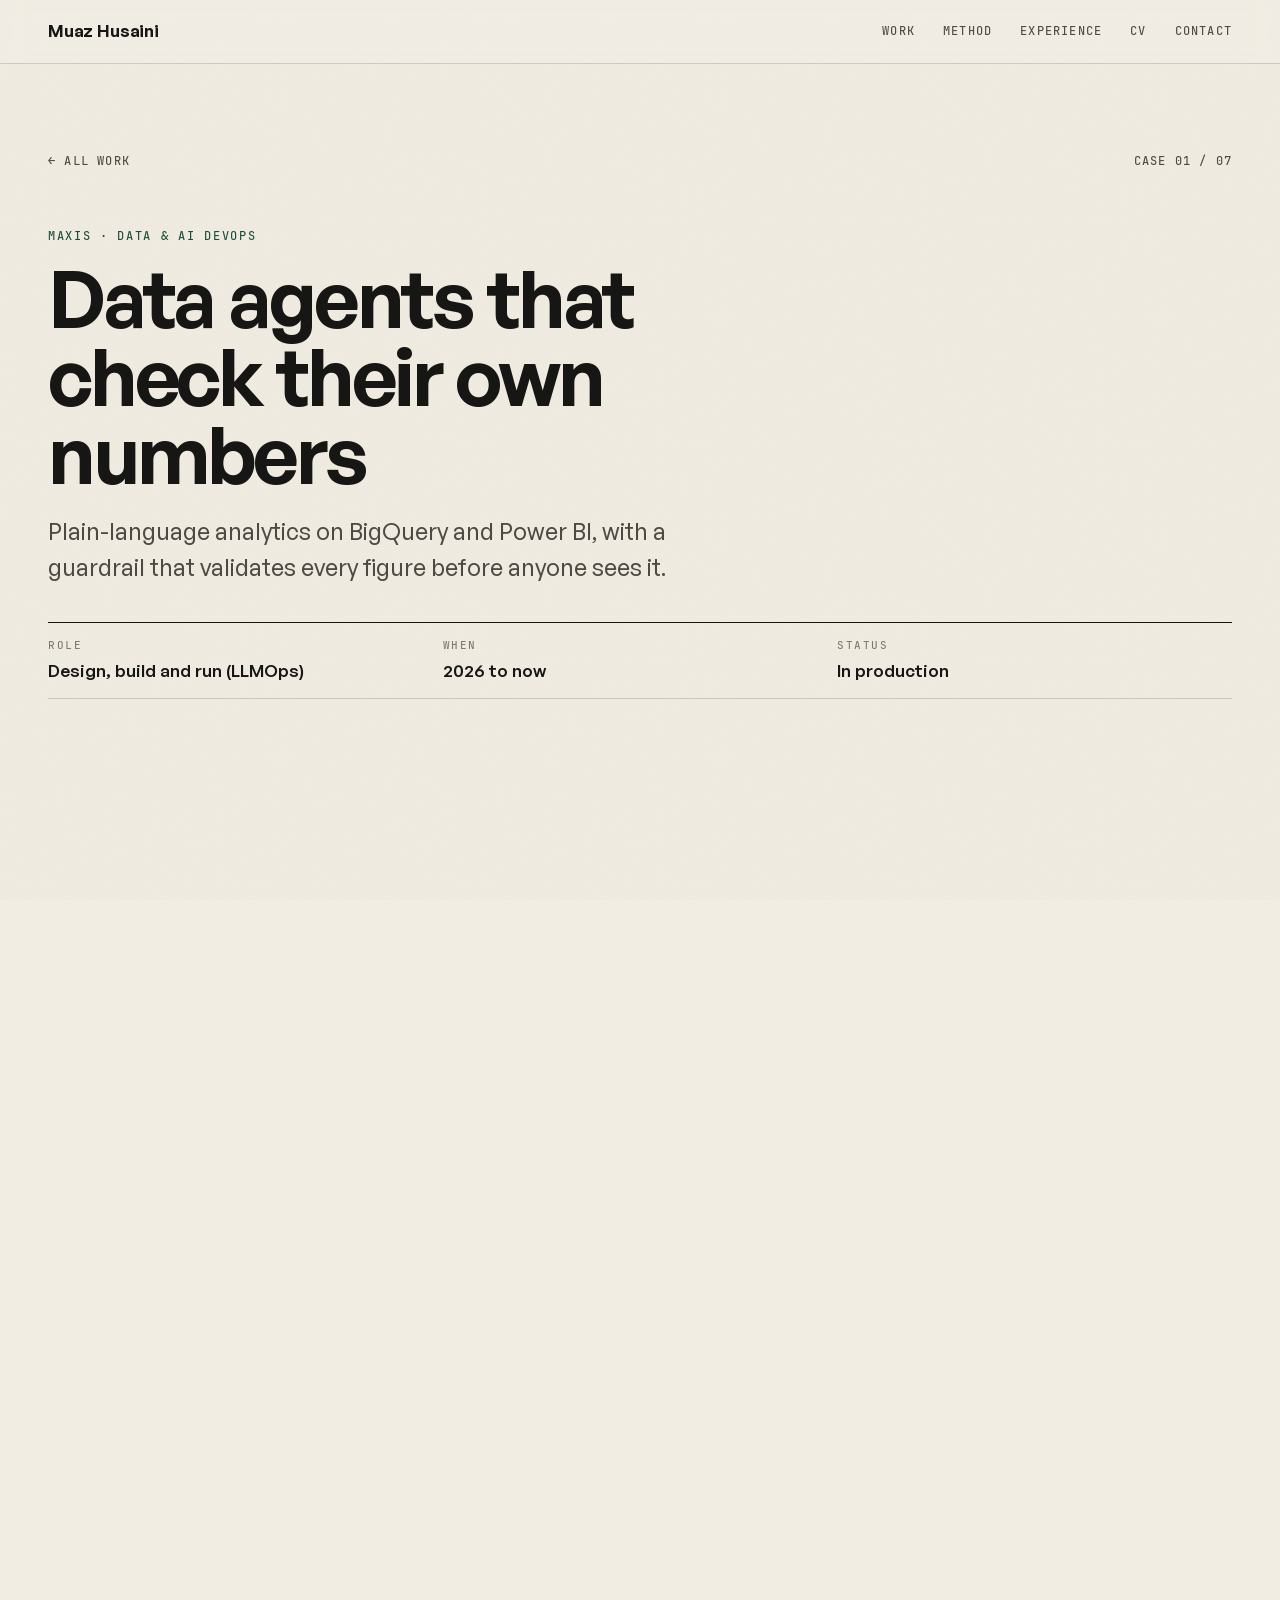
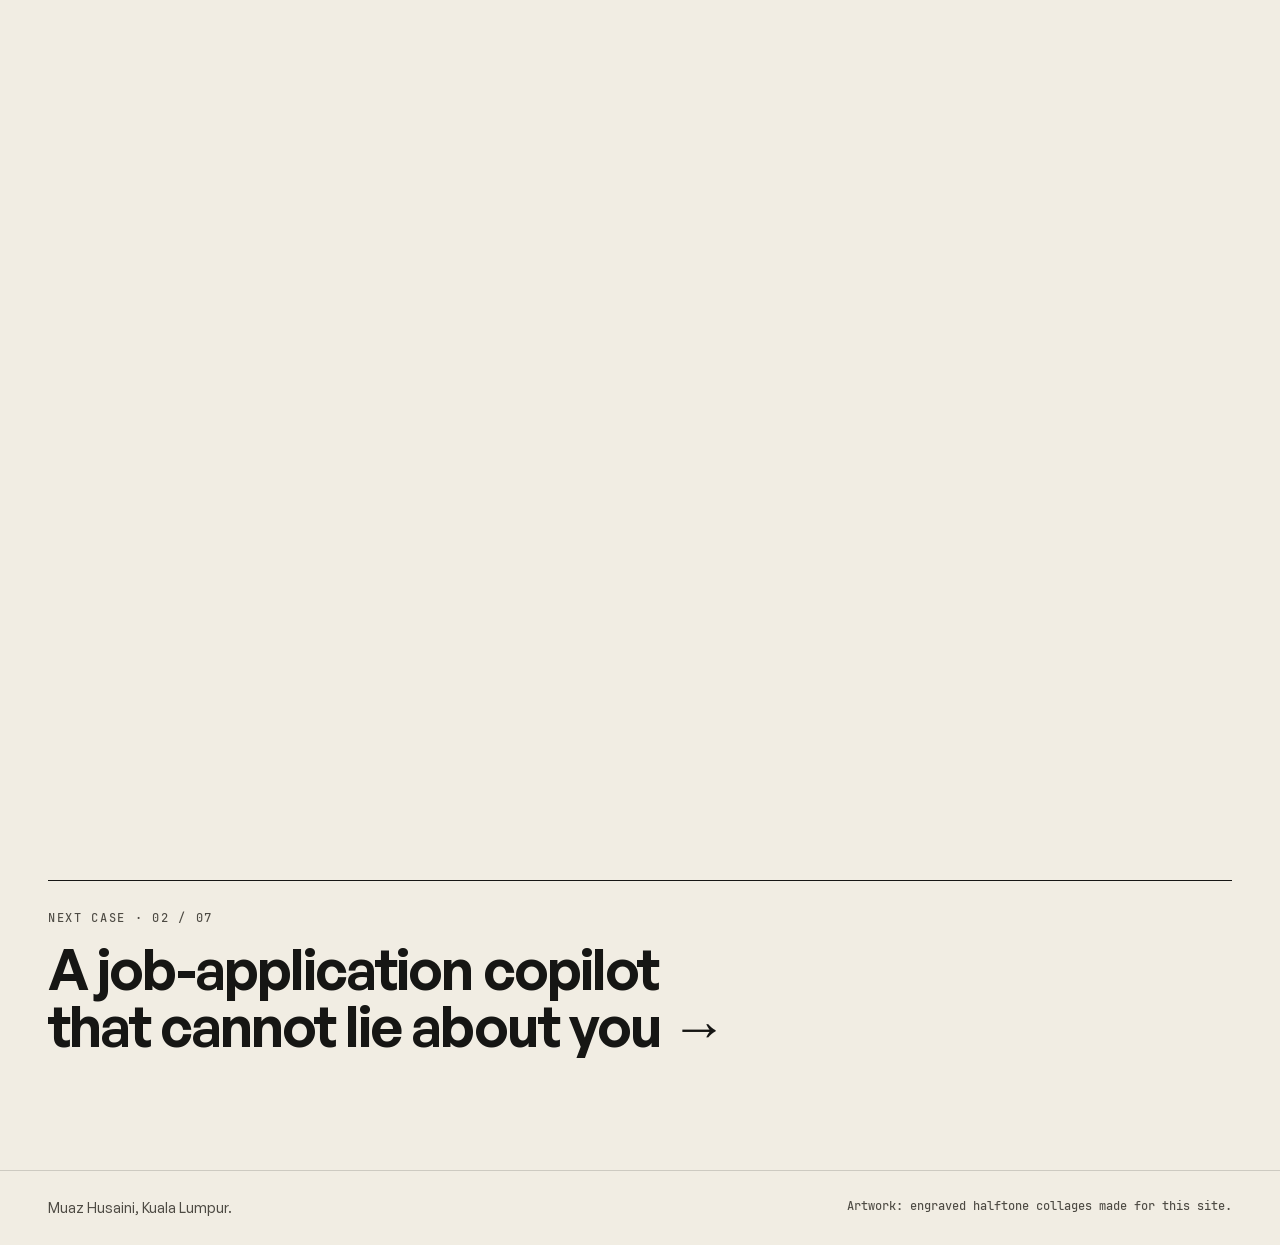
<file: work/maxis-data-agents.html>
<!doctype html>
<html lang="en">
<head>
  <meta charset="utf-8">
  <meta http-equiv="Content-Security-Policy" content="default-src 'self'; img-src 'self' data:; style-src 'self'; font-src 'self'; script-src 'self'; connect-src 'none'; object-src 'none'; base-uri 'none'; form-action 'none'">
  <meta name="viewport" content="width=device-width, initial-scale=1">
  <title>Data agents that check their own numbers · Muaz Husaini</title>
  <meta name="description" content="Plain-language analytics on BigQuery and Power BI, with a guardrail that validates every figure before anyone sees it.">
  <meta property="og:title" content="Data agents that check their own numbers">
  <meta property="og:description" content="Plain-language analytics on BigQuery and Power BI, with a guardrail that validates every figure before anyone sees it.">
  <meta property="og:type" content="article">
  <meta property="og:url" content="https://mmuazhr.github.io/work/maxis-data-agents.html">
  <meta property="og:image" content="https://mmuazhr.github.io/og-image.png">
  <meta name="twitter:card" content="summary_large_image">
  <link rel="canonical" href="https://mmuazhr.github.io/work/maxis-data-agents.html">
  <meta name="theme-color" content="#F1EDE3">
  <link rel="icon" href="data:image/svg+xml,%3Csvg xmlns='http://www.w3.org/2000/svg' viewBox='0 0 64 64'%3E%3Crect width='64' height='64' rx='14' fill='%23F1EDE3'/%3E%3Ctext x='11' y='45' font-family='Helvetica,Arial,sans-serif' font-weight='700' font-size='34' fill='%23161614'%3EM%3C/text%3E%3Ccircle cx='48' cy='42' r='5' fill='%231F4D3A'/%3E%3C/svg%3E">
  <link rel="preload" href="../fonts/GeneralSans-Variable.woff2" as="font" type="font/woff2" crossorigin>
  <link rel="stylesheet" href="../styles.css">
  <script src="../site.js"></script>
</head>
<body class="case">
  <a class="skip" href="#main">Skip to content</a>

  <header class="site-head">
    <div class="wrap head-row">
      <a class="brand" href="../index.html">Muaz Husaini</a>
      <nav aria-label="Sections">
        <a href="../index.html#work">Work</a>
        <a href="../index.html#method">Method</a>
        <a href="../index.html#experience">Experience</a>
        <a href="../muaz-husaini-cv.pdf">CV</a>
        <a href="../index.html#contact">Contact</a>
      </nav>
    </div>
  </header>

  <main id="main">
    <article>
      <header class="case-hero wrap">
        <p class="case-crumbs mono"><a href="../index.html#case-maxis-data-agents">&larr; All work</a><span>Case 01 / 07</span></p>
        <p class="kicker mono">Maxis · Data &amp; AI DevOps</p>
        <h1>Data agents that check their own numbers</h1>
        <p class="lede">Plain-language analytics on BigQuery and Power BI, with a guardrail that validates every figure before anyone sees it.</p>
        <dl class="facts">
          <div><dt>Role</dt><dd>Design, build and run (LLMOps)</dd></div>
          <div><dt>When</dt><dd>2026 to now</dd></div>
          <div><dt>Status</dt><dd>In production</dd></div>
        </dl>
      </header>

      <figure class="case-art wrap reveal">
        <picture class="art">
          <source media="(max-width: 820px)" srcset="../assets/art/maxis-data-crop-1100.webp" width="1100" height="688">
          <img src="../assets/art/maxis-data-2000.webp" srcset="../assets/art/maxis-data-1100.webp 1100w, ../assets/art/maxis-data-2000.webp 2000w" sizes="(max-width: 1340px) 100vw, 1240px" alt="Engraved collage: a card-catalogue cabinet whose cards turn into charts, a magnifying glass and a checked shield." width="2000" height="667" fetchpriority="high" decoding="async">
        </picture>
      </figure>

      <div class="case-body wrap">
        <section class="reveal">
          <h2 class="label">The problem</h2>
          <div class="case-text">
          <p>Business teams could not query the warehouse themselves, so every KPI question became a ticket for an analyst.</p>
          <p>Pointing a language model at a raw warehouse is worse than no answer: it invents tables that do not exist and numbers nobody can trace.</p>
          </div>
        </section>
        <section class="reveal">
          <h2 class="label">What I built</h2>
          <div class="case-text">
          <p>A multi-agent system on Vertex AI Agent Engine, built with Google ADK. A semantic router sends each question to the right specialist agent. SQL generation is M-Schema aware, so the agent works from the real schema instead of guessing it.</p>
          <p>A grounding guardrail validates every number against live BigQuery results before it reaches a user. Multi-turn memory, query planning and anomaly detection sit around it, and when confidence is low the agent abstains instead of guessing. Answers come back as a short narrative with a chart and a table.</p>
          <p>A sibling agent turns natural language into DAX for Power BI. To test it I built an adversarial QA harness: probes that feed the agent inputs the test suite never covered, score the answers, and turn every failure into a permanent regression case.</p>
          <ol class="flow" aria-label="How it works, step by step">
            <li><span>question</span><small>plain language, multi-turn</small></li>
            <li><span>semantic router</span><small>picks the specialist</small></li>
            <li><span>SQL agent</span><small>M-Schema aware</small></li>
            <li class="key"><span>grounding guardrail</span><small>checked against live BigQuery</small></li>
            <li><span>answer, or abstain</span><small>no unverified numbers</small></li>
          </ol>
          </div>
        </section>
        <section class="reveal">
          <h2 class="label">Where it stands</h2>
          <div class="case-text">
          <p>In production at Maxis, answering telecom KPI questions for non-technical users. The grounding loop eliminated hallucinated figures: every number shown has been checked against the warehouse that produced it.</p>
          <p>I own the LLMOps loop end to end: containerised Cloud Run deploys, versioned prompts and agent configs, reliability and cost monitoring.</p>
          <p class="note">Internal system, so no screenshots or data are shown here.</p>
          <ul class="stack" aria-label="Stack"><li>Python</li><li>Google ADK</li><li>Vertex AI Agent Engine</li><li>BigQuery</li><li>Cloud Run</li><li>Power BI / DAX</li></ul>
          </div>
        </section>
      </div>

      <nav class="case-next wrap" aria-label="Next case study">
        <a href="job-agent.html">
          <span class="label">Next case &middot; 02 / 07</span>
          <span class="next-title">A job-application copilot that cannot lie about you &rarr;</span>
        </a>
      </nav>
    </article>
  </main>

  <footer class="site-foot">
    <div class="wrap foot-row">
      <p>Muaz Husaini, Kuala Lumpur.</p>
      <p class="mono">Artwork: engraved halftone collages made for this site.</p>
    </div>
  </footer>
</body>
</html>
</file>
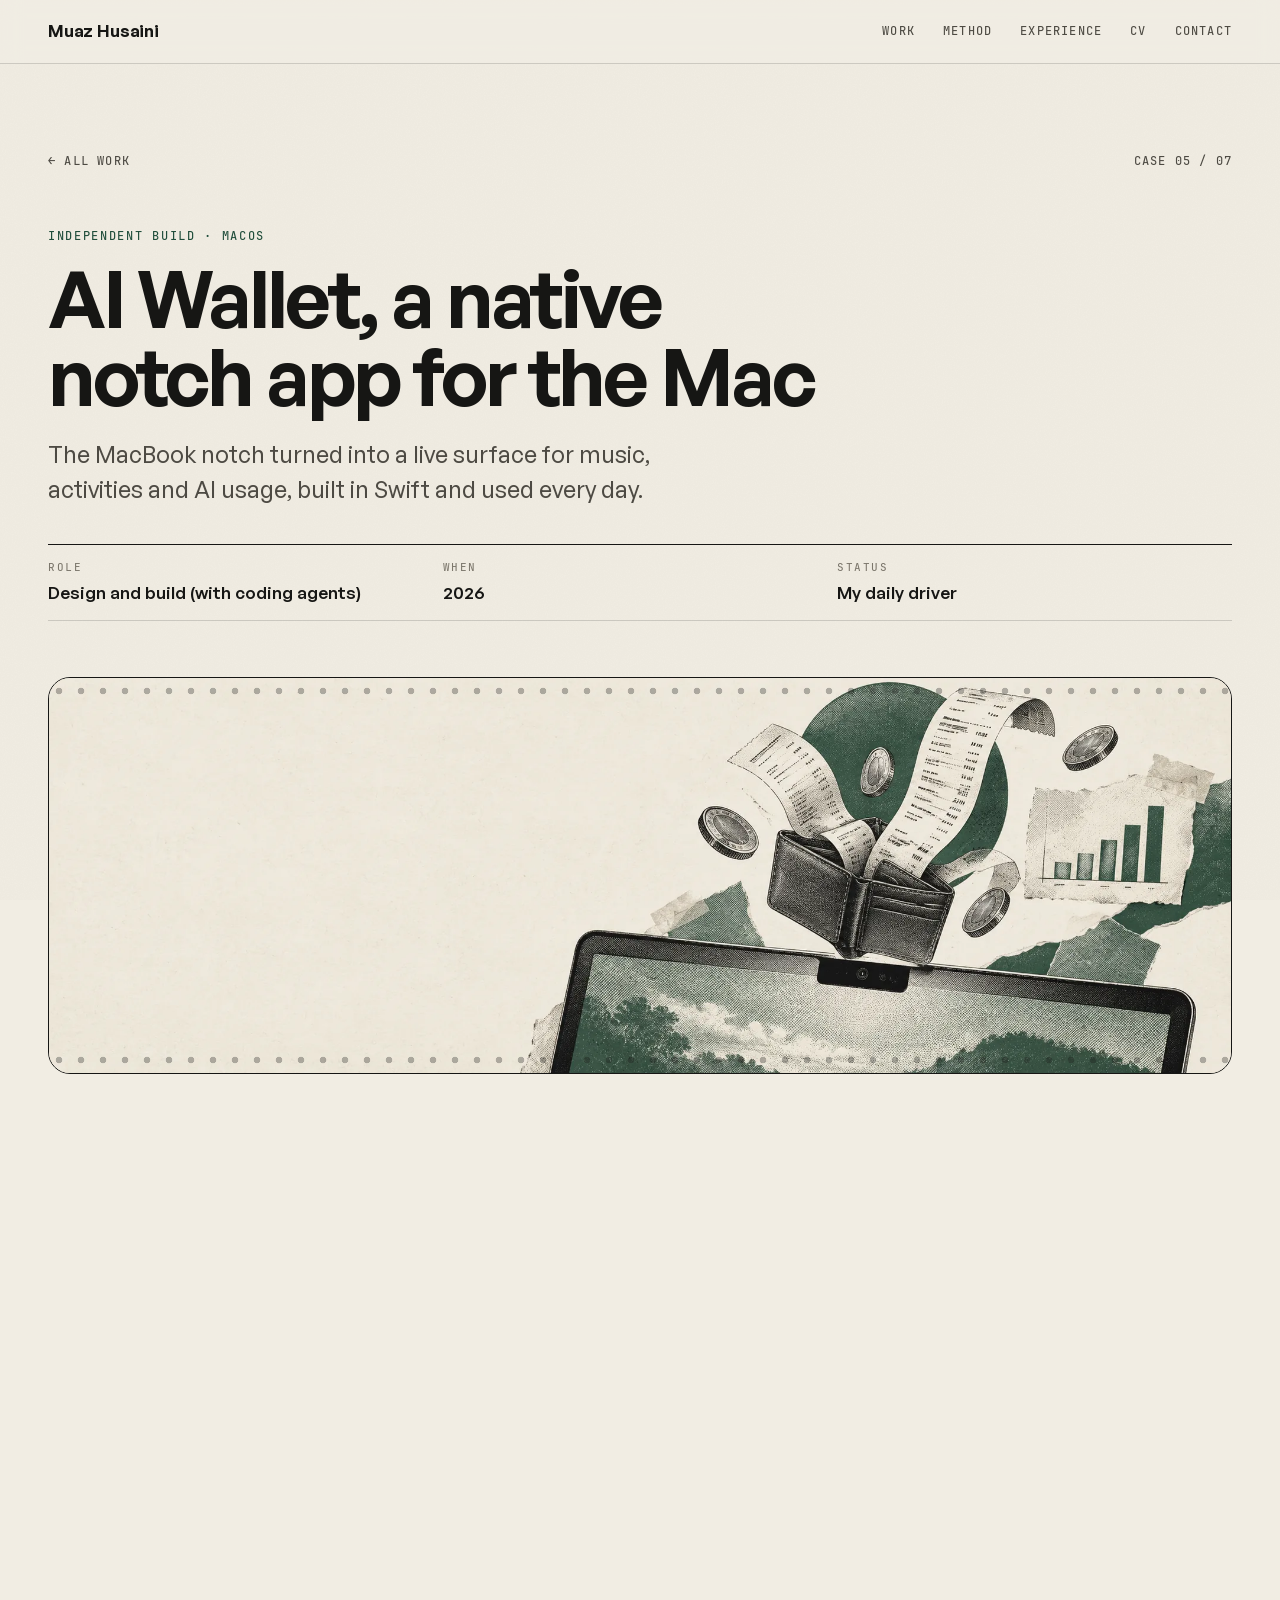
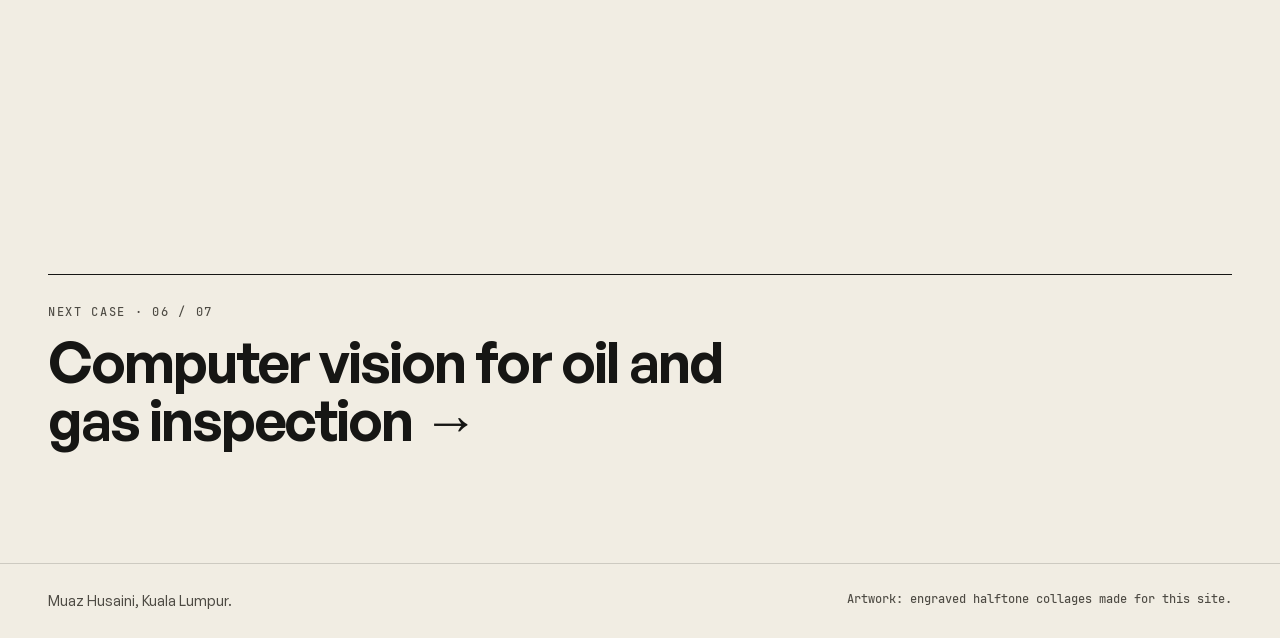
<file: work/notch-app.html>
<!doctype html>
<html lang="en">
<head>
  <meta charset="utf-8">
  <meta http-equiv="Content-Security-Policy" content="default-src 'self'; img-src 'self' data:; style-src 'self'; font-src 'self'; script-src 'self'; connect-src 'none'; object-src 'none'; base-uri 'none'; form-action 'none'">
  <meta name="viewport" content="width=device-width, initial-scale=1">
  <title>AI Wallet, a native notch app for the Mac · Muaz Husaini</title>
  <meta name="description" content="The MacBook notch turned into a live surface for music, activities and AI usage, built in Swift and used every day.">
  <meta property="og:title" content="AI Wallet, a native notch app for the Mac">
  <meta property="og:description" content="The MacBook notch turned into a live surface for music, activities and AI usage, built in Swift and used every day.">
  <meta property="og:type" content="article">
  <meta property="og:url" content="https://mmuazhr.github.io/work/notch-app.html">
  <meta property="og:image" content="https://mmuazhr.github.io/og-image.png">
  <meta name="twitter:card" content="summary_large_image">
  <link rel="canonical" href="https://mmuazhr.github.io/work/notch-app.html">
  <meta name="theme-color" content="#F1EDE3">
  <link rel="icon" href="data:image/svg+xml,%3Csvg xmlns='http://www.w3.org/2000/svg' viewBox='0 0 64 64'%3E%3Crect width='64' height='64' rx='14' fill='%23F1EDE3'/%3E%3Ctext x='11' y='45' font-family='Helvetica,Arial,sans-serif' font-weight='700' font-size='34' fill='%23161614'%3EM%3C/text%3E%3Ccircle cx='48' cy='42' r='5' fill='%231F4D3A'/%3E%3C/svg%3E">
  <link rel="preload" href="../fonts/GeneralSans-Variable.woff2" as="font" type="font/woff2" crossorigin>
  <link rel="stylesheet" href="../styles.css">
  <script src="../site.js"></script>
</head>
<body class="case">
  <a class="skip" href="#main">Skip to content</a>

  <header class="site-head">
    <div class="wrap head-row">
      <a class="brand" href="../index.html">Muaz Husaini</a>
      <nav aria-label="Sections">
        <a href="../index.html#work">Work</a>
        <a href="../index.html#method">Method</a>
        <a href="../index.html#experience">Experience</a>
        <a href="../muaz-husaini-cv.pdf">CV</a>
        <a href="../index.html#contact">Contact</a>
      </nav>
    </div>
  </header>

  <main id="main">
    <article>
      <header class="case-hero wrap">
        <p class="case-crumbs mono"><a href="../index.html#case-notch-app">&larr; All work</a><span>Case 05 / 07</span></p>
        <p class="kicker mono">Independent build · macOS</p>
        <h1>AI Wallet, a native notch app for the Mac</h1>
        <p class="lede">The MacBook notch turned into a live surface for music, activities and AI usage, built in Swift and used every day.</p>
        <dl class="facts">
          <div><dt>Role</dt><dd>Design and build (with coding agents)</dd></div>
          <div><dt>When</dt><dd>2026</dd></div>
          <div><dt>Status</dt><dd>My daily driver</dd></div>
        </dl>
      </header>

      <figure class="case-art wrap reveal">
        <picture class="art">
          <source media="(max-width: 820px)" srcset="../assets/art/notch-app-crop-1100.webp" width="1100" height="688">
          <img src="../assets/art/notch-app-2000.webp" srcset="../assets/art/notch-app-1100.webp 1100w, ../assets/art/notch-app-2000.webp 2000w" sizes="(max-width: 1340px) 100vw, 1240px" alt="Engraved collage: a small wallet with receipts and coins rising out of a laptop's camera notch, beside a bar chart." width="2000" height="667" fetchpriority="high" decoding="async">
        </picture>
      </figure>

      <div class="case-body wrap">
        <section class="reveal">
          <h2 class="label">The problem</h2>
          <div class="case-text">
          <p>The notch is dead space at the top of every new MacBook. I wanted one place for what is happening right now, without another menu-bar icon.</p>
          <p>Version one was a wallet for AI usage, with rings for each assistant's quota. That is where the name comes from, and it grew into a full notch shell.</p>
          </div>
        </section>
        <section class="reveal">
          <h2 class="label">What I built</h2>
          <div class="case-text">
          <p>A native SwiftUI and AppKit app with Dynamic-Island-style motion: an oversized window plus a spring-animated shape, so the notch can grow and settle like it is part of the hardware.</p>
          <p>Pages for Now Playing, activities and the clipboard. An optional volume and brightness display replaces the system one, and iPhone Live Activities appear through the accessibility layer. Builds are signed with a stable identity so macOS privacy permissions survive every update.</p>
          </div>
        </section>
        <section class="reveal">
          <h2 class="label">Where it stands</h2>
          <div class="case-text">
          <p>It replaced the app I used to run in my notch, and has been my daily driver since August 2026. I plan to release it publicly, so fixes target classes of device rather than my own setup.</p>
          <ul class="stack" aria-label="Stack"><li>Swift 6</li><li>SwiftUI</li><li>AppKit</li><li>XcodeGen</li><li>XCUITest</li></ul>
          </div>
        </section>
      </div>

      <nav class="case-next wrap" aria-label="Next case study">
        <a href="pjbumi-inspection.html">
          <span class="label">Next case &middot; 06 / 07</span>
          <span class="next-title">Computer vision for oil and gas inspection &rarr;</span>
        </a>
      </nav>
    </article>
  </main>

  <footer class="site-foot">
    <div class="wrap foot-row">
      <p>Muaz Husaini, Kuala Lumpur.</p>
      <p class="mono">Artwork: engraved halftone collages made for this site.</p>
    </div>
  </footer>
</body>
</html>
</file>
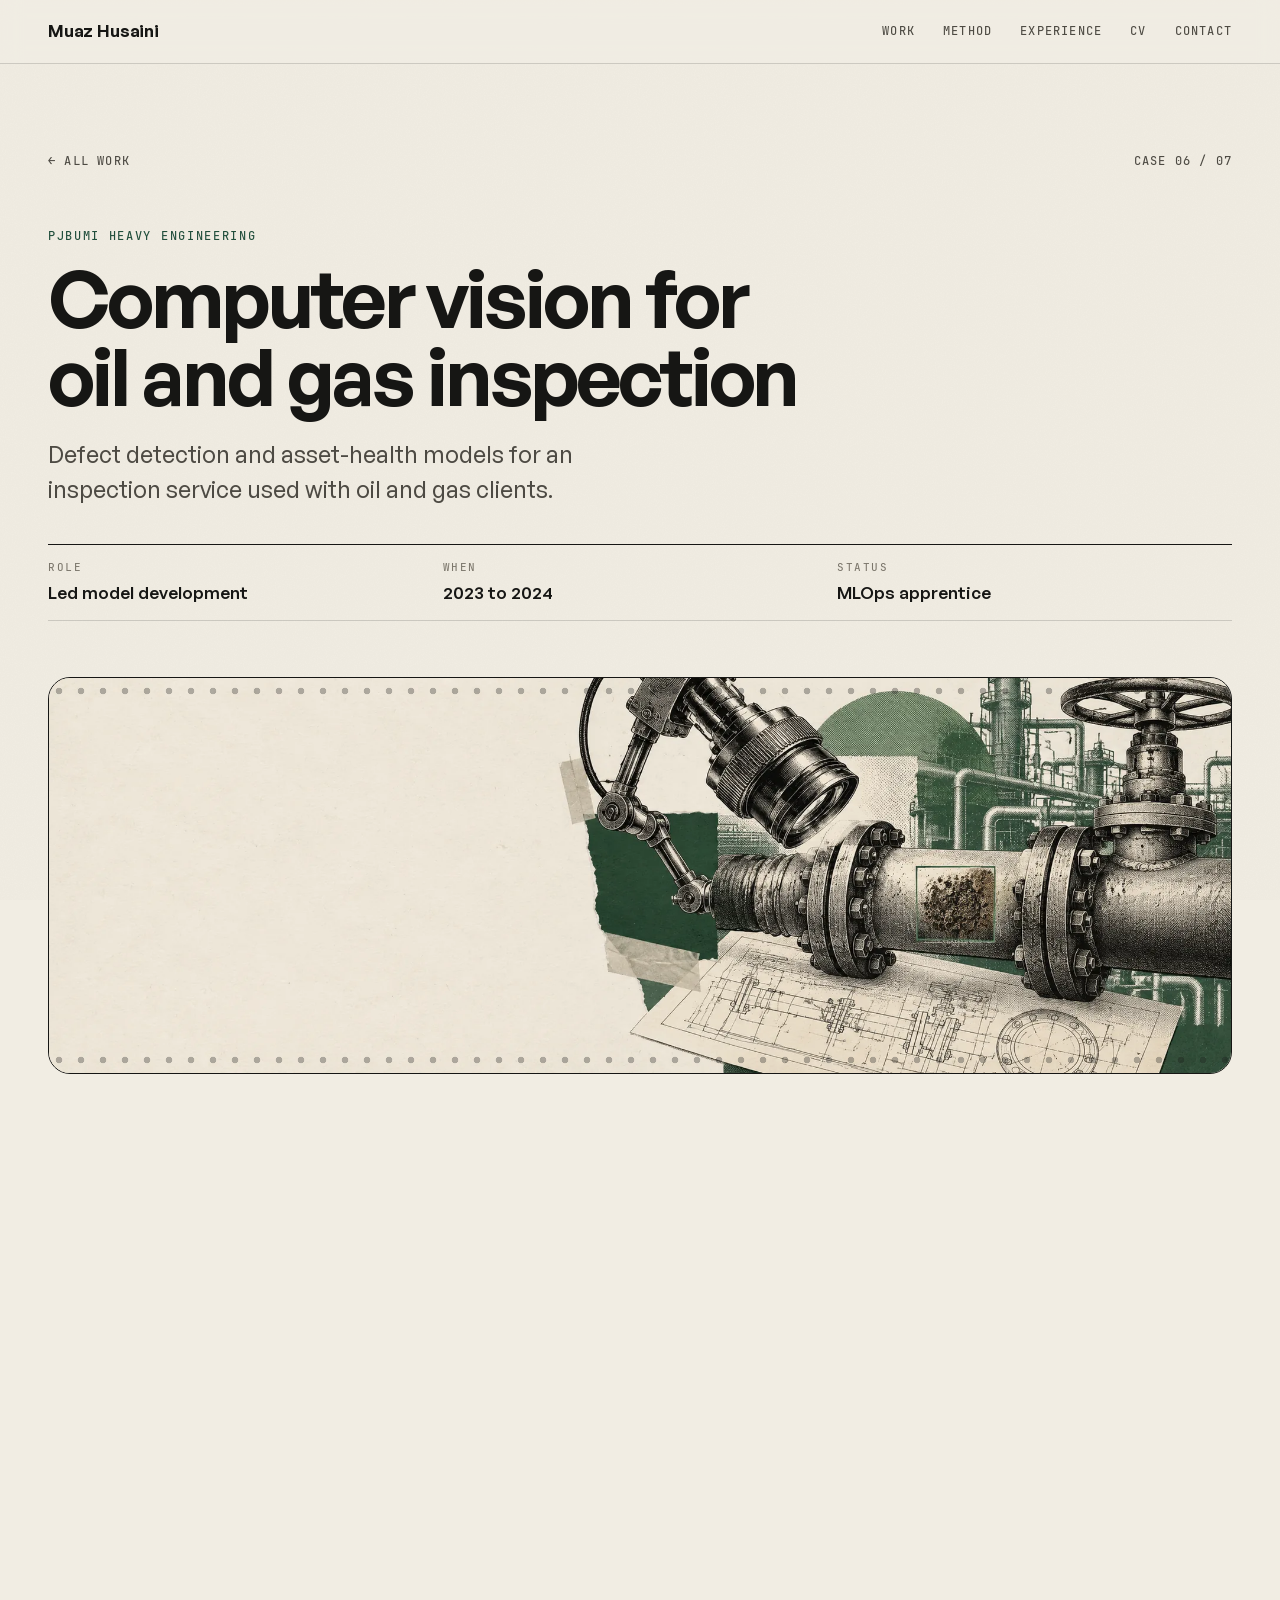
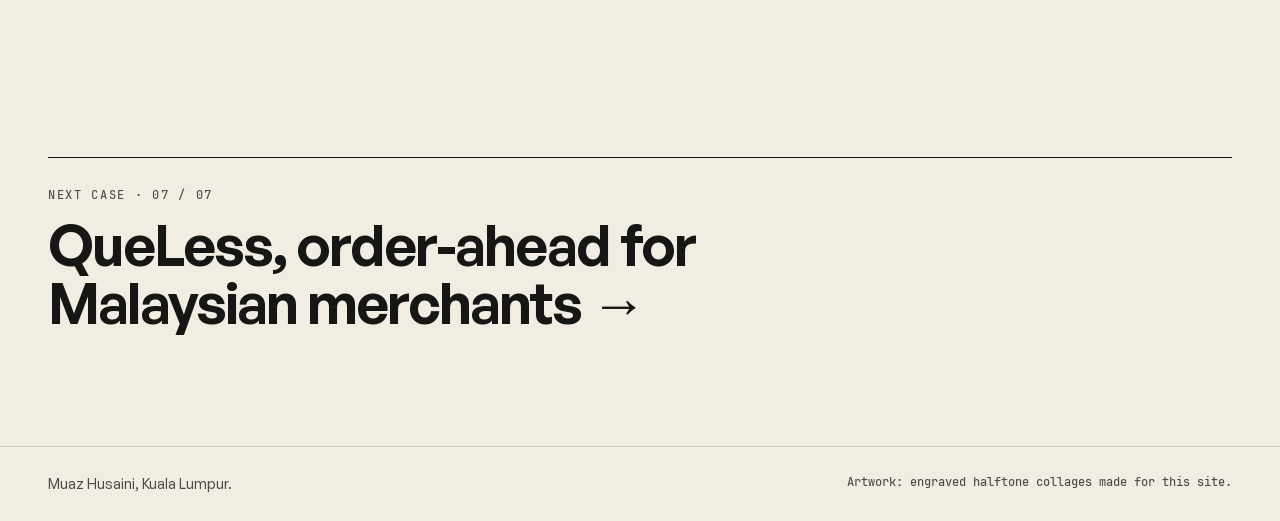
<file: work/pjbumi-inspection.html>
<!doctype html>
<html lang="en">
<head>
  <meta charset="utf-8">
  <meta http-equiv="Content-Security-Policy" content="default-src 'self'; img-src 'self' data:; style-src 'self'; font-src 'self'; script-src 'self'; connect-src 'none'; object-src 'none'; base-uri 'none'; form-action 'none'">
  <meta name="viewport" content="width=device-width, initial-scale=1">
  <title>Computer vision for oil and gas inspection · Muaz Husaini</title>
  <meta name="description" content="Defect detection and asset-health models for an inspection service used with oil and gas clients.">
  <meta property="og:title" content="Computer vision for oil and gas inspection">
  <meta property="og:description" content="Defect detection and asset-health models for an inspection service used with oil and gas clients.">
  <meta property="og:type" content="article">
  <meta property="og:url" content="https://mmuazhr.github.io/work/pjbumi-inspection.html">
  <meta property="og:image" content="https://mmuazhr.github.io/og-image.png">
  <meta name="twitter:card" content="summary_large_image">
  <link rel="canonical" href="https://mmuazhr.github.io/work/pjbumi-inspection.html">
  <meta name="theme-color" content="#F1EDE3">
  <link rel="icon" href="data:image/svg+xml,%3Csvg xmlns='http://www.w3.org/2000/svg' viewBox='0 0 64 64'%3E%3Crect width='64' height='64' rx='14' fill='%23F1EDE3'/%3E%3Ctext x='11' y='45' font-family='Helvetica,Arial,sans-serif' font-weight='700' font-size='34' fill='%23161614'%3EM%3C/text%3E%3Ccircle cx='48' cy='42' r='5' fill='%231F4D3A'/%3E%3C/svg%3E">
  <link rel="preload" href="../fonts/GeneralSans-Variable.woff2" as="font" type="font/woff2" crossorigin>
  <link rel="stylesheet" href="../styles.css">
  <script src="../site.js"></script>
</head>
<body class="case">
  <a class="skip" href="#main">Skip to content</a>

  <header class="site-head">
    <div class="wrap head-row">
      <a class="brand" href="../index.html">Muaz Husaini</a>
      <nav aria-label="Sections">
        <a href="../index.html#work">Work</a>
        <a href="../index.html#method">Method</a>
        <a href="../index.html#experience">Experience</a>
        <a href="../muaz-husaini-cv.pdf">CV</a>
        <a href="../index.html#contact">Contact</a>
      </nav>
    </div>
  </header>

  <main id="main">
    <article>
      <header class="case-hero wrap">
        <p class="case-crumbs mono"><a href="../index.html#case-pjbumi-inspection">&larr; All work</a><span>Case 06 / 07</span></p>
        <p class="kicker mono">PJBUMI Heavy Engineering</p>
        <h1>Computer vision for oil and gas inspection</h1>
        <p class="lede">Defect detection and asset-health models for an inspection service used with oil and gas clients.</p>
        <dl class="facts">
          <div><dt>Role</dt><dd>Led model development</dd></div>
          <div><dt>When</dt><dd>2023 to 2024</dd></div>
          <div><dt>Status</dt><dd>MLOps apprentice</dd></div>
        </dl>
      </header>

      <figure class="case-art wrap reveal">
        <picture class="art">
          <source media="(max-width: 820px)" srcset="../assets/art/pjbumi-crop-1100.webp" width="1100" height="688">
          <img src="../assets/art/pjbumi-2000.webp" srcset="../assets/art/pjbumi-1100.webp 1100w, ../assets/art/pjbumi-2000.webp 2000w" sizes="(max-width: 1340px) 100vw, 1240px" alt="Engraved collage: an inspection camera on an arm examining a rusty pipe joint, over an engineering blueprint." width="2000" height="667" fetchpriority="high" decoding="async">
        </picture>
      </figure>

      <div class="case-body wrap">
        <section class="reveal">
          <h2 class="label">The problem</h2>
          <div class="case-text">
          <p>Inspecting oil and gas assets is slow, manual work, and defects such as corrosion are cheapest to fix when they are caught early.</p>
          </div>
        </section>
        <section class="reveal">
          <h2 class="label">What I built</h2>
          <div class="case-text">
          <p>I led AI model development for the company's asset inspection service: defect detection and real-time asset-health assessment, including work on a Petronas engagement.</p>
          <p>Alongside it I built InOutVision, a face-recognition attendance system with OpenCV, TensorFlow and Power BI dashboards, and a CNN that tracks stockpile volume, served with Flask.</p>
          </div>
        </section>
        <section class="reveal">
          <h2 class="label">Where it stands</h2>
          <div class="case-text">
          <p>The models were used in inspection services delivered to oil and gas clients.</p>
          <p class="note">Client work, so no inspection imagery is shown here.</p>
          <ul class="stack" aria-label="Stack"><li>Python</li><li>TensorFlow</li><li>OpenCV</li><li>Flask</li><li>Power BI</li></ul>
          </div>
        </section>
      </div>

      <nav class="case-next wrap" aria-label="Next case study">
        <a href="queless.html">
          <span class="label">Next case &middot; 07 / 07</span>
          <span class="next-title">QueLess, order-ahead for Malaysian merchants &rarr;</span>
        </a>
      </nav>
    </article>
  </main>

  <footer class="site-foot">
    <div class="wrap foot-row">
      <p>Muaz Husaini, Kuala Lumpur.</p>
      <p class="mono">Artwork: engraved halftone collages made for this site.</p>
    </div>
  </footer>
</body>
</html>
</file>
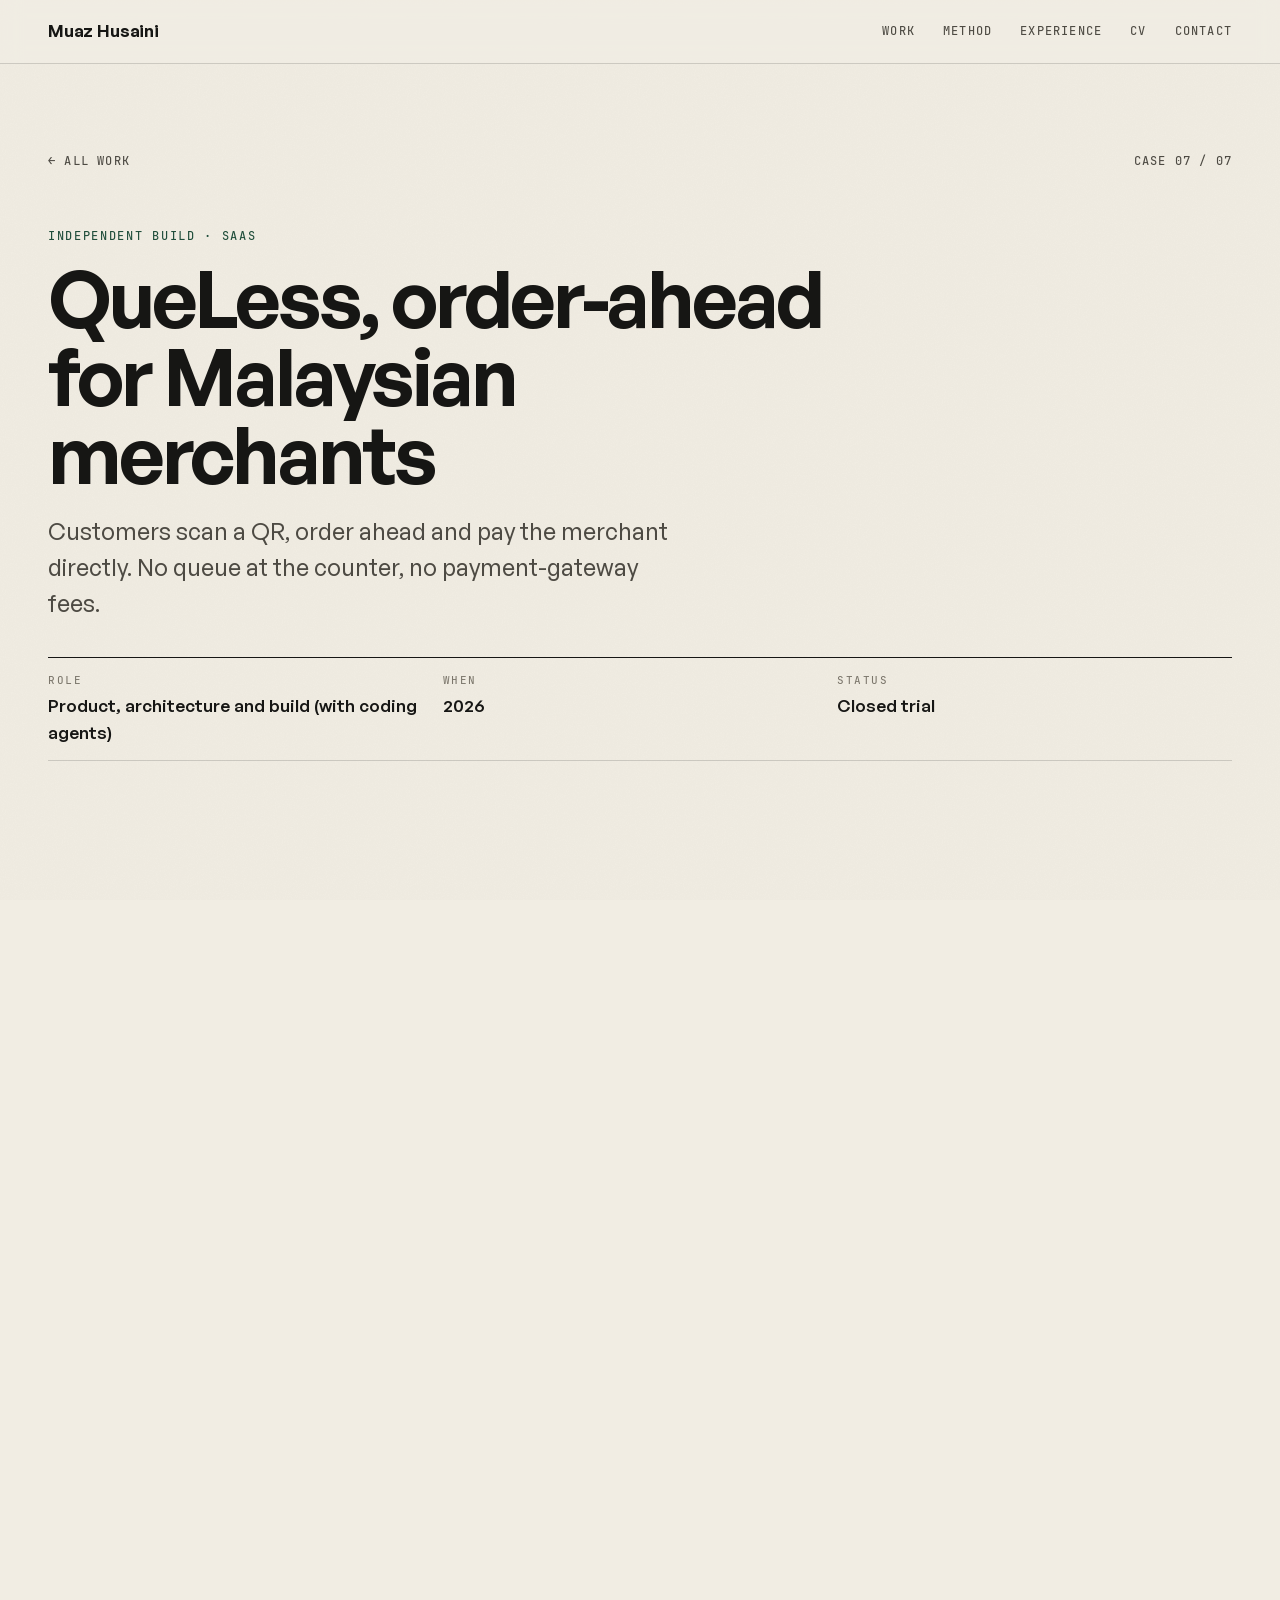
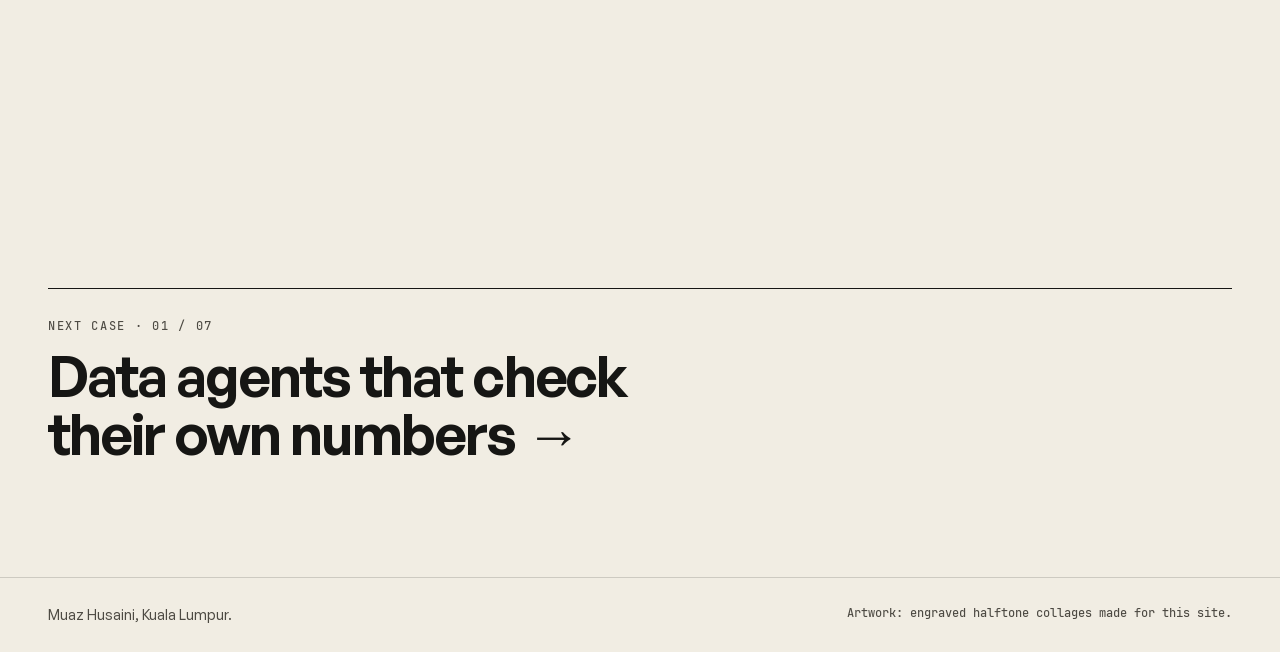
<file: work/queless.html>
<!doctype html>
<html lang="en">
<head>
  <meta charset="utf-8">
  <meta http-equiv="Content-Security-Policy" content="default-src 'self'; img-src 'self' data:; style-src 'self'; font-src 'self'; script-src 'self'; connect-src 'none'; object-src 'none'; base-uri 'none'; form-action 'none'">
  <meta name="viewport" content="width=device-width, initial-scale=1">
  <title>QueLess, order-ahead for Malaysian merchants · Muaz Husaini</title>
  <meta name="description" content="Customers scan a QR, order ahead and pay the merchant directly. No queue at the counter, no payment-gateway fees.">
  <meta property="og:title" content="QueLess, order-ahead for Malaysian merchants">
  <meta property="og:description" content="Customers scan a QR, order ahead and pay the merchant directly. No queue at the counter, no payment-gateway fees.">
  <meta property="og:type" content="article">
  <meta property="og:url" content="https://mmuazhr.github.io/work/queless.html">
  <meta property="og:image" content="https://mmuazhr.github.io/og-image.png">
  <meta name="twitter:card" content="summary_large_image">
  <link rel="canonical" href="https://mmuazhr.github.io/work/queless.html">
  <meta name="theme-color" content="#F1EDE3">
  <link rel="icon" href="data:image/svg+xml,%3Csvg xmlns='http://www.w3.org/2000/svg' viewBox='0 0 64 64'%3E%3Crect width='64' height='64' rx='14' fill='%23F1EDE3'/%3E%3Ctext x='11' y='45' font-family='Helvetica,Arial,sans-serif' font-weight='700' font-size='34' fill='%23161614'%3EM%3C/text%3E%3Ccircle cx='48' cy='42' r='5' fill='%231F4D3A'/%3E%3C/svg%3E">
  <link rel="preload" href="../fonts/GeneralSans-Variable.woff2" as="font" type="font/woff2" crossorigin>
  <link rel="stylesheet" href="../styles.css">
  <script src="../site.js"></script>
</head>
<body class="case">
  <a class="skip" href="#main">Skip to content</a>

  <header class="site-head">
    <div class="wrap head-row">
      <a class="brand" href="../index.html">Muaz Husaini</a>
      <nav aria-label="Sections">
        <a href="../index.html#work">Work</a>
        <a href="../index.html#method">Method</a>
        <a href="../index.html#experience">Experience</a>
        <a href="../muaz-husaini-cv.pdf">CV</a>
        <a href="../index.html#contact">Contact</a>
      </nav>
    </div>
  </header>

  <main id="main">
    <article>
      <header class="case-hero wrap">
        <p class="case-crumbs mono"><a href="../index.html#case-queless">&larr; All work</a><span>Case 07 / 07</span></p>
        <p class="kicker mono">Independent build · SaaS</p>
        <h1>QueLess, order-ahead for Malaysian merchants</h1>
        <p class="lede">Customers scan a QR, order ahead and pay the merchant directly. No queue at the counter, no payment-gateway fees.</p>
        <dl class="facts">
          <div><dt>Role</dt><dd>Product, architecture and build (with coding agents)</dd></div>
          <div><dt>When</dt><dd>2026</dd></div>
          <div><dt>Status</dt><dd>Closed trial</dd></div>
        </dl>
      </header>

      <figure class="case-art wrap reveal">
        <picture class="art">
          <source media="(max-width: 820px)" srcset="../assets/art/queless-crop-1100.webp" width="1100" height="688">
          <img src="../assets/art/queless-2000.webp" srcset="../assets/art/queless-1100.webp 1100w, ../assets/art/queless-2000.webp 2000w" sizes="(max-width: 1340px) 100vw, 1240px" alt="Engraved collage: a café counter with a QR table card, a receipt printer pushing out an order ticket, a coffee cup and a phone." width="2000" height="667" fetchpriority="high" decoding="async">
        </picture>
      </figure>

      <div class="case-body wrap">
        <section class="reveal">
          <h2 class="label">The problem</h2>
          <div class="case-text">
          <p>Small food and drink merchants lose customers to queues, and payment gateways take a cut of every order.</p>
          </div>
        </section>
        <section class="reveal">
          <h2 class="label">What I built</h2>
          <div class="case-text">
          <p>Customers order from a QR code and pay with the merchant's own DuitNow QR, then upload proof. The queue number is issued only when the merchant confirms, so nobody jumps the line on an unpaid order. Live queue updates stream to the customer, and waiting times are estimated from how many orders the kitchen can work on at once.</p>
          <p>It is built to run on Railway in Singapore, close to Malaysian users, with CI, health checks and Sentry error monitoring.</p>
          </div>
        </section>
        <section class="reveal">
          <h2 class="label">Where it stands</h2>
          <div class="case-text">
          <p>Deployed to production for a closed trial with merchants.</p>
          <ul class="stack" aria-label="Stack"><li>Next.js</li><li>Prisma</li><li>Postgres</li><li>Railway</li><li>Sentry</li></ul>
          </div>
        </section>
      </div>

      <nav class="case-next wrap" aria-label="Next case study">
        <a href="maxis-data-agents.html">
          <span class="label">Next case &middot; 01 / 07</span>
          <span class="next-title">Data agents that check their own numbers &rarr;</span>
        </a>
      </nav>
    </article>
  </main>

  <footer class="site-foot">
    <div class="wrap foot-row">
      <p>Muaz Husaini, Kuala Lumpur.</p>
      <p class="mono">Artwork: engraved halftone collages made for this site.</p>
    </div>
  </footer>
</body>
</html>
</file>
<file: styles.css>
/* Muaz Husaini portfolio, "paper reel" edition.
   Static layout first; html.motion (set by site.js on wide screens without
   reduced-motion) switches on the pinned intro and reel. */

@font-face {
  font-family: "General Sans";
  src: url("fonts/GeneralSans-Variable.woff2") format("woff2");
  font-weight: 200 700;
  font-display: swap;
}
@font-face {
  font-family: "JetBrains Mono";
  src: url("fonts/JetBrainsMono-Regular.woff2") format("woff2");
  font-weight: 400;
  font-display: swap;
}
@font-face {
  font-family: "JetBrains Mono";
  src: url("fonts/JetBrainsMono-Medium.woff2") format("woff2");
  font-weight: 500;
  font-display: swap;
}

:root {
  color-scheme: light;
  --paper: #F1EDE3;
  --paper-deep: #E7E1D2;
  --card: #F8F5EE;
  --ink: #161614;
  --ink-2: #4D4A43;
  --ink-3: #7C776C;
  --green: #1F4D3A;
  --line: rgba(22, 22, 20, 0.16);
  --line-strong: rgba(22, 22, 20, 0.55);
  --radius: 22px;
  --wrap: 1240px;
  --gutter: clamp(16px, 4vw, 48px);
  --head: 64px;
  --ease: cubic-bezier(0.22, 1, 0.36, 1);
  --sans: "General Sans", "Helvetica Neue", Arial, sans-serif;
  --mono: "JetBrains Mono", ui-monospace, Menlo, monospace;
}

*, *::before, *::after { box-sizing: border-box; }
* { margin: 0; padding: 0; }
html { scroll-padding-top: calc(var(--head) + 16px); -webkit-text-size-adjust: 100%; }
body {
  background: var(--paper);
  color: var(--ink);
  font: 450 17px/1.55 var(--sans);
  -webkit-font-smoothing: antialiased;
  overflow-x: clip;
}
/* paper grain */
body::before {
  content: "";
  position: fixed;
  inset: 0;
  z-index: 0;
  pointer-events: none;
  opacity: 0.32;
  background-image: url("data:image/svg+xml,%3Csvg xmlns='http://www.w3.org/2000/svg' width='220' height='220'%3E%3Cfilter id='n'%3E%3CfeTurbulence type='fractalNoise' baseFrequency='0.9' numOctaves='2' stitchTiles='stitch'/%3E%3CfeColorMatrix values='0 0 0 0 0.09 0 0 0 0 0.08 0 0 0 0 0.07 0 0 0 0.09 0'/%3E%3C/filter%3E%3Crect width='100%25' height='100%25' filter='url(%23n)'/%3E%3C/svg%3E");
}
main, .site-foot { position: relative; z-index: 1; }

img { display: block; max-width: 100%; height: auto; }
a { color: inherit; }
ul, ol { list-style: none; }
:focus-visible { outline: 2px solid var(--green); outline-offset: 3px; border-radius: 4px; }

.wrap { width: 100%; max-width: calc(var(--wrap) + 2 * var(--gutter)); margin-inline: auto; padding-inline: var(--gutter); }
.mono { font-family: var(--mono); }
.label, .kicker {
  font-family: var(--mono);
  font-size: 12px;
  font-weight: 500;
  letter-spacing: 0.14em;
  text-transform: uppercase;
  color: var(--ink-2);
}
.visually-hidden {
  position: absolute !important;
  width: 1px; height: 1px;
  overflow: hidden;
  clip: rect(0 0 0 0);
  white-space: nowrap;
}
.skip {
  position: absolute;
  left: 16px; top: -60px;
  z-index: 100;
  background: var(--ink);
  color: var(--paper);
  padding: 10px 14px;
  border-radius: 8px;
  text-decoration: none;
}
.skip:focus { top: 12px; }

h1, h2, h3 { font-weight: 600; letter-spacing: -0.025em; line-height: 1.05; }
h2 { font-size: clamp(32px, 4.4vw, 60px); }
h3 { font-size: 22px; letter-spacing: -0.015em; line-height: 1.2; }

/* ------------------------------------------------------------ header */
.site-head {
  position: fixed;
  inset: 0 0 auto 0;
  z-index: 50;
  height: var(--head);
  background: rgba(241, 237, 227, 0.82);
  -webkit-backdrop-filter: blur(10px);
  backdrop-filter: blur(10px);
  border-bottom: 1px solid var(--line);
}
.head-row { height: 100%; display: flex; align-items: center; justify-content: space-between; gap: 24px; }
.brand { font-weight: 600; letter-spacing: -0.01em; text-decoration: none; font-size: 17px; }
.site-head nav { display: flex; gap: clamp(12px, 2.4vw, 28px); }
.site-head nav a {
  font-family: var(--mono);
  font-size: 12px;
  letter-spacing: 0.1em;
  text-transform: uppercase;
  text-decoration: none;
  color: var(--ink-2);
}
.site-head nav a:hover { color: var(--ink); }

/* ------------------------------------------------------------ buttons */
.actions { display: flex; flex-wrap: wrap; gap: 12px; margin-top: 28px; }
.btn {
  display: inline-flex;
  align-items: center;
  min-height: 46px;
  padding: 0 22px;
  border-radius: 999px;
  background: var(--ink);
  color: var(--paper);
  border: 1.5px solid var(--ink);
  font-weight: 550;
  text-decoration: none;
  transition: background 0.2s, color 0.2s;
}
.btn:hover { background: var(--green); border-color: var(--green); }
.btn.ghost { background: transparent; color: var(--ink); }
.btn.ghost:hover { background: var(--ink); color: var(--paper); border-color: var(--ink); }
.text-link { font-weight: 550; text-underline-offset: 4px; }

.card {
  background: var(--card);
  border: 1.5px solid var(--ink);
  border-radius: 16px;
  box-shadow: 6px 6px 0 rgba(22, 22, 20, 0.9);
}

.stack { display: flex; flex-wrap: wrap; gap: 6px; margin-top: 18px; }
.stack li {
  font-family: var(--mono);
  font-size: 11.5px;
  padding: 4px 9px;
  border: 1px solid var(--line-strong);
  border-radius: 999px;
  color: var(--ink-2);
}

/* ------------------------------------------------------------ intro (static) */
.intro { position: relative; }
.intro-copy { padding-top: calc(var(--head) + clamp(48px, 9vw, 110px)); }
.intro h1 {
  font-size: clamp(44px, min(7.2vw, 11.5svh), 112px);
  letter-spacing: -0.04em;
  line-height: 0.95;
  max-width: 15ch;
  margin-top: 18px;
}
.intro-row { display: flex; flex-wrap: wrap; justify-content: space-between; align-items: end; gap: 8px 32px; }
.intro-row .actions { margin-top: 22px; }
.intro h1 .dot { color: var(--green); }
.intro-sub { margin-top: 22px; font-size: clamp(18px, 1.6vw, 21px); max-width: 44ch; color: var(--ink-2); }
.intro-band {
  margin: clamp(36px, 6vw, 64px) auto 0;
  width: calc(100% - 2 * var(--gutter));
  max-width: var(--wrap);
  border-radius: var(--radius);
  overflow: hidden;
  border: 1.5px solid var(--ink);
}
.intro-band img { width: 100%; height: 100%; object-fit: cover; object-position: 70% 50%; }

.proof {
  max-width: calc(var(--wrap) + 2 * var(--gutter));
  margin: 48px auto 0;
  padding-inline: var(--gutter);
  display: grid;
  grid-template-columns: minmax(200px, 320px) 1fr;
  gap: 24px;
  align-items: start;
}
.proof-caption { display: none; }
.proof-portrait { overflow: hidden; }
.proof-portrait img { width: 100%; aspect-ratio: 1; object-fit: cover; }
.proof-portrait figcaption { padding: 10px 14px; font-size: 12px; letter-spacing: 0.1em; text-transform: uppercase; border-top: 1.5px solid var(--ink); }
.proof-cards { display: grid; grid-template-columns: repeat(2, 1fr); gap: 18px; }
.proof-cards li { padding: 18px 20px; display: flex; flex-direction: column; gap: 4px; }
.proof-cards .mono { font-size: 11px; letter-spacing: 0.14em; text-transform: uppercase; color: var(--green); }
.proof-cards strong { font-size: 21px; font-weight: 600; letter-spacing: -0.015em; line-height: 1.15; }
.proof-cards span:last-child { color: var(--ink-2); font-size: 15px; }

/* ------------------------------------------------------------ reel (static) */
.reel { position: relative; padding-top: clamp(72px, 10vw, 120px); outline: none; }
.reel-head { display: flex; justify-content: space-between; align-items: baseline; }
.reel-count { display: none; font-size: 13px; color: var(--ink-2); letter-spacing: 0.1em; }
.reel-now { color: var(--ink); font-weight: 500; }
.reel-gate { position: relative; }
.reel-frames { display: grid; gap: clamp(28px, 4vw, 48px); margin-top: 28px; }
.frame-link {
  position: relative;
  display: block;
  text-decoration: none;
  background: var(--card);
  border: 1.5px solid var(--ink);
  border-radius: var(--radius);
  overflow: hidden;
}
.frame-art img { width: 100%; height: auto; }
.frame-meta { padding: 22px 22px 26px; }
.frame-kicker { font-size: 11.5px; letter-spacing: 0.12em; text-transform: uppercase; color: var(--ink-2); display: flex; gap: 10px; align-items: baseline; }
.frame-no { color: var(--green); font-weight: 500; }
.frame-meta h3 { margin-top: 10px; font-size: clamp(24px, 2.6vw, 34px); letter-spacing: -0.025em; line-height: 1.08; }
.frame-line { margin-top: 10px; color: var(--ink-2); max-width: 46ch; }
.frame-cta { display: inline-block; margin-top: 18px; font-size: 12.5px; letter-spacing: 0.08em; text-transform: uppercase; border-bottom: 1.5px solid currentColor; padding-bottom: 2px; }
.frame-link:hover .frame-cta { color: var(--green); }
.reel-strip, .reel-fx { display: none; }

/* sprocket holes: the "film" edge on reel frames and the case hero art */
.frame-link::before, .frame-link::after,
.case-art::before, .case-art::after {
  content: "";
  position: absolute;
  left: 0; right: 0;
  height: 14px;
  z-index: 3;
  pointer-events: none;
  background: radial-gradient(circle at 50% 50%, rgba(22, 22, 20, 0.55) 0 3px, transparent 3.6px) 0 50% / 22px 14px repeat-x;
  opacity: 0.55;
}
.frame-link::before, .case-art::before { top: 6px; }
.frame-link::after, .case-art::after { bottom: 6px; }

/* ------------------------------------------------------------ sections */
.section { padding-block: clamp(80px, 11vw, 140px); }
.section > .label, .section .label + h2 { margin-bottom: 0; }
.section-lede { margin-top: 18px; font-size: clamp(18px, 1.6vw, 21px); max-width: 52ch; color: var(--ink-2); }

.ledger { margin-top: 28px; display: grid; grid-template-columns: repeat(auto-fit, minmax(280px, 1fr)); border-top: 1.5px solid var(--ink); }
.ledger li { padding: 22px 24px 26px 0; border-bottom: 1px solid var(--line); }
.ledger h3 { font-size: 19px; }
.ledger p { margin-top: 6px; color: var(--ink-2); font-size: 15.5px; max-width: 46ch; }

.method { border-top: 1.5px solid var(--ink); }
.method-head h2 { margin-top: 14px; max-width: 16ch; }
.method-art { margin-top: clamp(32px, 5vw, 56px); }
.method-art img { border-radius: var(--radius); border: 1.5px solid var(--ink); width: 100%; }
.principles { margin-top: 32px; display: grid; grid-template-columns: repeat(auto-fit, minmax(240px, 1fr)); gap: 20px; }
.principles li { padding: 22px 22px 26px; }
.principles .mono { font-size: 12px; color: var(--green); font-weight: 500; }
.principles h3 { margin-top: 10px; font-size: 20px; }
.principles p { margin-top: 8px; color: var(--ink-2); font-size: 15.5px; }
.method-foot { margin-top: 28px; color: var(--ink-2); font-size: 15.5px; max-width: 70ch; }

.timeline { margin-top: 28px; border-top: 1.5px solid var(--ink); }
.timeline li { display: grid; grid-template-columns: 180px 1fr; gap: 24px; padding: 22px 0; border-bottom: 1px solid var(--line); }
.timeline .when { font-size: 12.5px; color: var(--ink-2); letter-spacing: 0.06em; padding-top: 4px; }
.timeline h3 { font-size: 20px; }
.timeline p:not(.when) { margin-top: 6px; color: var(--ink-2); max-width: 64ch; }

.proof-strip { margin-top: 40px; display: grid; grid-template-columns: repeat(auto-fit, minmax(170px, 1fr)); gap: 0; border: 1.5px solid var(--ink); border-radius: 16px; overflow: hidden; background: var(--card); }
.proof-strip li { padding: 18px 20px; border-right: 1px solid var(--line); border-bottom: 1px solid var(--line); display: flex; flex-direction: column; gap: 2px; }
.proof-strip strong { font-size: 26px; font-weight: 600; letter-spacing: -0.02em; }
.proof-strip span { font-size: 14px; color: var(--ink-2); }

.contact { border-top: 1.5px solid var(--ink); }
.contact-grid { display: grid; grid-template-columns: 1.4fr 1fr; gap: 40px; align-items: end; }
.contact-line { margin-top: 14px; font-size: clamp(38px, 5.6vw, 76px); letter-spacing: -0.035em; max-width: 14ch; }
.contact-note { margin-top: 18px; color: var(--ink-2); font-size: 18px; }
.contact-links { margin-top: 26px; display: flex; flex-wrap: wrap; gap: 8px 22px; font-size: 13px; }
.contact-links a { color: var(--ink-2); text-underline-offset: 4px; }
.contact-links a:hover { color: var(--green); }
.cameo { display: flex; flex-wrap: wrap; align-items: end; justify-content: center; gap: 8px; }
.cameo img { width: clamp(80px, 9vw, 120px); height: auto; }
.cameo figcaption { flex-basis: 100%; text-align: center; font-size: 11.5px; color: var(--ink-3); margin-top: 8px; }

.site-foot { border-top: 1px solid var(--line); }
.foot-row { display: flex; justify-content: space-between; flex-wrap: wrap; gap: 8px 24px; padding-block: 26px; font-size: 14px; color: var(--ink-2); }
.foot-row .mono { font-size: 11.5px; }

/* ------------------------------------------------------------ case pages */
.case-hero { padding-top: calc(var(--head) + clamp(40px, 7vw, 88px)); }
.case-crumbs { display: flex; justify-content: space-between; font-size: 12px; letter-spacing: 0.1em; text-transform: uppercase; color: var(--ink-2); }
.case-crumbs a { text-decoration: none; }
.case-crumbs a:hover { color: var(--green); }
.case-hero .kicker { margin-top: clamp(28px, 5vw, 56px); color: var(--green); }
.case-hero h1 { margin-top: 14px; font-size: clamp(40px, 6.2vw, 88px); letter-spacing: -0.04em; line-height: 0.98; max-width: 16ch; }
.lede { margin-top: 22px; font-size: clamp(19px, 1.8vw, 23px); max-width: 48ch; color: var(--ink-2); }
.facts { margin-top: 36px; display: grid; grid-template-columns: repeat(3, 1fr); border-top: 1.5px solid var(--ink); }
.facts div { padding: 14px 16px 14px 0; border-bottom: 1px solid var(--line); }
.facts dt { font-family: var(--mono); font-size: 11px; letter-spacing: 0.14em; text-transform: uppercase; color: var(--ink-3); }
.facts dd { margin-top: 4px; font-weight: 550; }
.case-art { position: relative; margin-top: clamp(36px, 5vw, 56px); }
.case-art .art { display: block; border-radius: var(--radius); border: 1.5px solid var(--ink); overflow: hidden; background: var(--card); }
.case-art img { width: 100%; }
.case-art::before { top: 7px; left: var(--gutter); right: var(--gutter); }
.case-art::after { bottom: 7px; left: var(--gutter); right: var(--gutter); }

.case-body { padding-block: clamp(56px, 8vw, 96px); display: grid; gap: clamp(44px, 6vw, 72px); }
.case-body section { display: grid; grid-template-columns: 220px minmax(0, 720px); gap: 24px; align-items: start; }
.case-body .label { padding-top: 6px; }
.case-body p { font-size: 18px; }
.case-body p + p { margin-top: 14px; }
.case-body .note { font-size: 14.5px; color: var(--ink-3); font-family: var(--mono); }

/* how-it-works: a vertical chain of steps joined by a rule */
.flow { margin-top: 28px; display: grid; max-width: 520px; }
.flow li {
  position: relative;
  display: flex;
  justify-content: space-between;
  align-items: baseline;
  gap: 16px;
  padding: 11px 16px;
  border: 1.5px solid var(--ink);
  border-radius: 12px;
  background: var(--card);
  font-weight: 550;
  font-size: 15.5px;
  line-height: 1.25;
}
.flow li:not(:last-child) { margin-bottom: 20px; }
.flow li:not(:last-child)::after {
  content: "";
  position: absolute;
  left: 28px; bottom: -21.5px;
  width: 1.5px; height: 20px;
  background: var(--ink);
}
.flow li small { font-family: var(--mono); font-weight: 400; font-size: 11px; color: var(--ink-2); text-align: right; }
.flow li.key { background: var(--green); border-color: var(--green); color: var(--paper); }
.flow li.key small { color: rgba(241, 237, 227, 0.8); }

.case-next { padding-bottom: clamp(64px, 9vw, 120px); }
.case-next a { display: block; text-decoration: none; border-top: 1.5px solid var(--ink); padding-top: 22px; }
.case-next .next-title { display: block; margin-top: 10px; font-size: clamp(30px, 4.4vw, 58px); font-weight: 600; letter-spacing: -0.035em; line-height: 1.02; max-width: 20ch; }
.case-next a:hover .next-title { color: var(--green); }

/* ------------------------------------------------------------ scroll reveals */
html.js .reveal { opacity: 0; transform: translateY(26px); transition: opacity 0.8s var(--ease), transform 0.8s var(--ease); }
html.js .reveal.in { opacity: 1; transform: none; }
@media (prefers-reduced-motion: reduce) {
  html.js .reveal { opacity: 1; transform: none; transition: none; }
}

/* ------------------------------------------------------------ page transition */
.pt-canvas { position: fixed; inset: 0; width: 100%; height: 100%; z-index: 1000; pointer-events: none; }
html.pt-cover body::after {
  content: "";
  position: fixed;
  inset: 0;
  z-index: 999;
  background: var(--ink);
  pointer-events: none;
}

/* ============================================================ motion layout
   Only on wide screens, with JS, without reduced motion (site.js sets .motion). */
html.motion .intro { height: 290svh; }
html.motion .intro-stage {
  position: sticky;
  top: 0;
  height: 100svh;
  overflow: hidden;
  --a: 0; --b: 0; --c: 0;
  opacity: calc(1 - var(--c));
  filter: blur(calc(var(--c) * 14px));
}
html.motion .intro-copy {
  position: relative;
  z-index: 2;
  transform: translateY(calc(var(--a) * -60px));
  opacity: calc(1 - var(--a) * 1.6);
}
html.motion .intro-band {
  position: absolute;
  z-index: 1;
  margin: 0;
  max-width: none;
  left: calc((1 - var(--a)) * max(var(--gutter), (100vw - var(--wrap)) / 2));
  width: calc(100vw - 2 * (1 - var(--a)) * max(var(--gutter), (100vw - var(--wrap)) / 2));
  /* --bt / --bh: measured by script.js so the band sits just under the copy */
  top: calc((1 - var(--a)) * var(--bt, 60svh));
  height: calc(var(--bh, 34svh) + var(--a) * (100svh - var(--bh, 34svh)));
  border-radius: calc((1 - var(--a)) * var(--radius));
  border-width: calc((1 - var(--a)) * 1.5px);
}
html.motion .intro-band img { transform: scale(calc(1.06 - var(--a) * 0.06)); }
/* veil that turns the full-bleed art into a backdrop for the proof cards */
html.motion .intro-band::after {
  content: "";
  position: absolute;
  inset: 0;
  background: var(--paper);
  opacity: calc(var(--b) * 0.84);
}
html.motion .proof {
  position: absolute;
  z-index: 3;
  inset: 0;
  margin: 0;
  max-width: none;
  padding: var(--head) var(--gutter) 0;
  display: grid;
  grid-template-columns: 1fr minmax(240px, min(26vw, 40svh)) 1fr;
  grid-template-rows: 1fr;
  align-items: center;
  gap: clamp(20px, 3vw, 48px);
  pointer-events: none;
}
html.motion .proof .card { pointer-events: auto; }
html.motion .proof-portrait {
  grid-column: 2;
  grid-row: 1;
  --k: clamp(0, var(--b) * 1.6, 1);
  opacity: var(--k);
  transform: translateY(calc((1 - var(--k)) * 90px)) rotate(calc((1 - var(--k)) * -6deg)) scale(calc(0.86 + var(--k) * 0.14));
}
html.motion .proof-cards {
  display: contents;
}
html.motion .proof-cards li {
  grid-row: 1;
  align-self: center;
  width: min(100%, 300px);
  --k: clamp(0, (var(--b) - var(--d)) / (1 - var(--d)) * 1.5, 1);
  opacity: var(--k);
  transform: translate(calc((1 - var(--k)) * var(--sx)), calc((1 - var(--k)) * var(--sy) + var(--oy))) rotate(calc(var(--r) + (1 - var(--k)) * var(--sr)));
}
html.motion .proof-cards li:nth-child(1) { grid-column: 1; justify-self: end; --d: 0.12; --sx: -40vw; --sy: -10svh; --sr: -14deg; --r: -2deg; --oy: -9svh; }
html.motion .proof-cards li:nth-child(2) { grid-column: 1; justify-self: end; --d: 0.24; --sx: -40vw; --sy: 20svh; --sr: 10deg; --r: 1.5deg; --oy: 11svh; }
html.motion .proof-cards li:nth-child(3) { grid-column: 3; justify-self: start; --d: 0.18; --sx: 40vw; --sy: -16svh; --sr: 12deg; --r: 2deg; --oy: -9svh; }
html.motion .proof-cards li:nth-child(4) { grid-column: 3; justify-self: start; --d: 0.30; --sx: 40vw; --sy: 18svh; --sr: -10deg; --r: -1.5deg; --oy: 11svh; }
html.motion .proof-caption {
  display: block;
  position: absolute;
  top: 50%;
  font-size: 12px;
  letter-spacing: 0.3em;
  text-transform: uppercase;
  color: var(--ink-2);
  opacity: clamp(0, var(--b) * 2 - 0.6, 1);
  writing-mode: vertical-rl;
}
html.motion .cap-left { left: var(--gutter); transform: translateY(-50%) rotate(180deg); }
html.motion .cap-right { right: var(--gutter); transform: translateY(-50%); }

/* reel: a pinned projector gate; scrolling advances the frame */
html.motion .reel { height: calc(var(--n, 7) * 80svh + 100svh); padding-top: 0; }
html.motion .reel-stage {
  position: sticky;
  top: 0;
  height: 100svh;
  display: flex;
  flex-direction: column;
  justify-content: center;
  gap: 22px;
  padding-top: var(--head);
  overflow: clip; /* not hidden: a hidden box still scrolls to show a focused thumbnail */
}
html.motion .reel-count { display: block; }
html.motion .reel-gate { height: min(calc(min(100vw - 2 * var(--gutter), var(--wrap)) / 3), 54svh); margin-bottom: 128px; }
html.motion .reel-frames { position: absolute; inset: 0 var(--gutter); margin: 0; display: block; }
/* inactive frames stay in the accessibility tree and tab order; the active one sits on top */
html.motion .frame { position: absolute; inset: 0; pointer-events: none; }
html.motion .frame.is-active { pointer-events: auto; z-index: 1; }
html.motion .frame-link { height: 100%; }
html.motion .frame-art { position: absolute; inset: 0; transition: opacity 0.25s; }
html.motion .frame-art img { width: 100%; height: 100%; object-fit: cover; object-position: 100% 50%; }
html.motion .reel-gate.fx .frame-art { opacity: 0; }
html.motion .frame-meta {
  position: absolute;
  z-index: 4;
  left: 0; top: 0; bottom: 0;
  width: 38%;
  padding: clamp(28px, 3vw, 44px);
  display: flex;
  flex-direction: column;
  justify-content: safe center;
}
@media (max-width: 1279px) {
  html.motion .frame-meta .stack { display: none; }
}
html.motion .frame-meta > * { opacity: 0; transform: translateY(18px); transition: opacity 0.5s var(--ease), transform 0.6s var(--ease); }
html.motion .frame.is-active .frame-meta > * { opacity: 1; transform: none; }
html.motion .frame.is-active .frame-meta > :nth-child(2) { transition-delay: 0.06s; }
html.motion .frame.is-active .frame-meta > :nth-child(3) { transition-delay: 0.12s; }
html.motion .frame.is-active .frame-meta > :nth-child(4) { transition-delay: 0.18s; }
html.motion .frame.is-active .frame-meta > :nth-child(5) { transition-delay: 0.24s; }
html.motion .reel-fx {
  display: block;
  position: absolute;
  z-index: 2;
  inset: 0 var(--gutter);
  width: calc(100% - 2 * var(--gutter));
  height: 100%;
  border-radius: var(--radius);
  pointer-events: none;
  opacity: 0;
  transition: opacity 0.18s;
}
html.motion .reel-gate.fx .reel-fx { opacity: 1; }
/* faint projector scanlines while a frame changes */
html.motion .reel-gate::after {
  content: "";
  position: absolute;
  z-index: 3;
  inset: 0 var(--gutter);
  border-radius: var(--radius);
  pointer-events: none;
  background: repeating-linear-gradient(0deg, rgba(22, 22, 20, 0.07) 0 1px, transparent 1px 4px);
  opacity: 0;
  transition: opacity 0.3s;
}
html.motion .reel-gate.fx::after { opacity: 1; }

html.motion .reel-strip {
  display: flex;
  position: absolute;
  top: calc(100% + 26px);
  left: calc((100% - 100vw) / 2);
  width: 100vw;
  gap: 14px;
  padding-inline: calc(50vw - 74px);
  transform: translateX(calc(var(--s, 0) * -162px));
  will-change: transform;
}
html.motion .reel-strip a {
  position: relative;
  flex: 0 0 148px;
  height: 92px;
  border: 1.5px solid var(--ink);
  border-radius: 10px;
  overflow: hidden;
  background: var(--card);
  opacity: 0.42;
  transition: opacity 0.3s, transform 0.3s var(--ease);
}
html.motion .reel-strip a.is-active { opacity: 1; transform: translateY(-4px); box-shadow: 4px 4px 0 var(--ink); }
html.motion .reel-strip img { width: 100%; height: 100%; object-fit: cover; }
html.motion .reel-strip .mono {
  position: absolute;
  left: 6px; bottom: 5px;
  font-size: 10.5px;
  background: var(--paper);
  padding: 1px 5px;
  border-radius: 4px;
}
html.motion .reel-strip.smear { filter: url("#smear"); }

/* ------------------------------------------------------------ small screens */
@media (max-width: 820px) {
  .site-head nav a:nth-child(2), .site-head nav a:nth-child(3) { display: none; }
  .proof { grid-template-columns: 1fr; }
  .proof-portrait { max-width: 300px; }
  .proof-cards { grid-template-columns: 1fr 1fr; gap: 12px; }
  .proof-cards li { padding: 14px; }
  .proof-cards strong { font-size: 17px; }
  .timeline li { grid-template-columns: 1fr; gap: 4px; }
  .contact-grid { grid-template-columns: 1fr; }
  .cameo { justify-content: flex-start; }
  .case-body section { grid-template-columns: 1fr; gap: 12px; }
  .facts { grid-template-columns: 1fr; }
  .case-body p { font-size: 17px; }
  .flow li { flex-direction: column; gap: 2px; }
  .flow li small { text-align: left; }
}
@media (max-width: 420px) {
  .proof-cards { grid-template-columns: 1fr; }
  .site-head nav { gap: 12px; }
}

/* transition fallback (no WebGL) and the hidden SVG that holds the reel smear filter */
.pt-veil { position: fixed; inset: 0; z-index: 1000; background: var(--ink); opacity: 0; pointer-events: none; transition: opacity 0.35s ease; }
.pt-veil.on { opacity: 1; }
.pt-canvas { image-rendering: pixelated; }
.svg-defs { position: absolute; width: 0; height: 0; overflow: hidden; }

@media print {
  html.js .reveal { opacity: 1; transform: none; }
}
</file>
<file: v1/styles.css>
/* Muaz Husaini portfolio
   Palette: Paper #FAFAF9 / Ink #17171A / Graphite #54545C / Hairline #E6E6E4 / Signal #E9530E
   Signal appears exactly three times: hero period, active diagram node, contact CTA. */

@font-face {
  font-family: "General Sans";
  src: url("../fonts/GeneralSans-Variable.woff2") format("woff2");
  font-weight: 200 700;
  font-display: swap;
}
@font-face {
  font-family: "JetBrains Mono";
  src: url("../fonts/JetBrainsMono-Regular.woff2") format("woff2");
  font-weight: 400;
  font-display: swap;
}
@font-face {
  font-family: "JetBrains Mono";
  src: url("../fonts/JetBrainsMono-Medium.woff2") format("woff2");
  font-weight: 500;
  font-display: swap;
}

:root {
  --paper: #FAFAF9;
  --ink: #17171A;
  --graphite: #54545C;
  --hairline: #E6E6E4;
  --line: #C9C9C6;
  --signal: #E9530E;
  --sans: "General Sans", "Helvetica Neue", Arial, sans-serif;
  --mono: "JetBrains Mono", ui-monospace, "SF Mono", Menlo, monospace;
  --ease: cubic-bezier(0.16, 1, 0.3, 1);
}

* { margin: 0; padding: 0; box-sizing: border-box; }

html { scroll-behavior: smooth; }
@media (prefers-reduced-motion: reduce) {
  html { scroll-behavior: auto; }
}

html, body { overflow-x: clip; }

body {
  font-family: var(--sans);
  font-weight: 420;
  background: var(--paper);
  color: var(--ink);
  font-size: 1.0625rem;
  line-height: 1.6;
  -webkit-font-smoothing: antialiased;
  text-rendering: optimizeLegibility;
}

.wrap {
  max-width: 1120px;
  margin-inline: auto;
  padding-inline: clamp(20px, 5vw, 48px);
}

::selection { background: var(--ink); color: var(--paper); }

a { color: inherit; }
:focus-visible {
  outline: 2px solid var(--ink);
  outline-offset: 3px;
  border-radius: 2px;
}

.visually-hidden {
  position: absolute;
  width: 1px; height: 1px;
  overflow: hidden;
  clip-path: inset(50%);
  white-space: nowrap;
}

.skip {
  position: absolute;
  left: -200vw;
  top: 0;
  background: var(--ink);
  color: var(--paper);
  padding: 10px 16px;
  z-index: 10;
  text-decoration: none;
}
.skip:focus { left: 0; }

/* ---------- Header ---------- */

.site-head {
  border-bottom: 1px solid var(--hairline);
}
.head-row {
  display: flex;
  align-items: center;
  justify-content: space-between;
  height: 64px;
}
.brand {
  font-weight: 560;
  letter-spacing: -0.01em;
}
.avail {
  font-family: var(--mono);
  font-size: 0.71875rem;
  font-weight: 500;
  color: var(--graphite);
  margin-left: 0.875rem;
}
.site-head nav {
  display: flex;
  gap: clamp(16px, 3vw, 32px);
}
.site-head nav a {
  text-decoration: none;
  color: var(--graphite);
  font-size: 0.9375rem;
  transition: color 0.2s var(--ease);
}
.site-head nav a:hover { color: var(--ink); }

/* ---------- Hero ---------- */

.hero {
  max-width: 1400px;
  min-height: calc(100svh - 65px);
  display: flex;
  flex-direction: column;
  justify-content: center;
  padding-block: 48px 96px;
}
.hero h1 {
  font-size: clamp(2.75rem, 8.6vw, 7.75rem);
  font-weight: 620;
  letter-spacing: -0.045em;
  line-height: 0.98;
  max-width: 18ch;
}
.sig { color: var(--signal); display: inline-block; }
.js .sig { animation: beat 3.6s ease-in-out 1.6s infinite; }
@keyframes beat {
  0%, 12%, 100% { transform: scale(1); }
  6% { transform: scale(1.22); }
}
.hero-sub {
  margin-top: 2rem;
  font-size: clamp(1.125rem, 1.8vw, 1.375rem);
  color: var(--graphite);
  max-width: 46ch;
  letter-spacing: -0.01em;
}

.js .hero h1,
.js .hero-sub {
  opacity: 0;
  transform: translateY(14px);
  animation: rise 0.7s var(--ease) forwards;
}
.js .hero-sub { animation-delay: 0.14s; }
@keyframes rise {
  to { opacity: 1; transform: none; }
}

/* ---------- Scroll reveals ---------- */

.js .rv {
  opacity: 0;
  transform: translateY(16px);
  transition: opacity 0.65s var(--ease), transform 0.65s var(--ease);
}
.js .rv.in {
  opacity: 1;
  transform: none;
}
.js .ledger > li.rv.in:nth-child(2),
.js .proofs > li.rv.in:nth-child(even) { transition-delay: 0.08s; }
.js .ledger > li.rv.in:nth-child(3) { transition-delay: 0.12s; }
.js .ledger > li.rv.in:nth-child(4) { transition-delay: 0.2s; }

/* ---------- Sections ---------- */

section { padding-block: clamp(56px, 9vh, 112px); }
#work { padding-top: clamp(24px, 4vh, 48px); }

h2 {
  font-size: clamp(1.5rem, 2.6vw, 2rem);
  font-weight: 560;
  letter-spacing: -0.025em;
  padding-top: clamp(28px, 4vh, 44px);
  border-top: 1px solid var(--hairline);
  margin-bottom: clamp(40px, 6vh, 72px);
}

/* ---------- Case studies ---------- */

.cs { margin-bottom: clamp(72px, 12vh, 144px); }
.cs:last-child { margin-bottom: 0; }

.cs-meta {
  font-family: var(--mono);
  font-size: 0.6875rem;
  font-weight: 500;
  text-transform: uppercase;
  letter-spacing: 0.14em;
  color: var(--graphite);
  margin-bottom: 0.875rem;
}

.cs h3 {
  font-size: clamp(1.75rem, 3.8vw, 3rem);
  font-weight: 580;
  letter-spacing: -0.03em;
  line-height: 1.1;
  max-width: 24ch;
  margin-bottom: clamp(24px, 3.5vh, 44px);
}

.lbl {
  font-family: var(--mono);
  font-size: 0.6875rem;
  font-weight: 500;
  text-transform: uppercase;
  letter-spacing: 0.14em;
  color: var(--graphite);
  margin-bottom: 0.5rem;
}
p + .lbl { margin-top: 1.5rem; }

.cs p:not(.lbl):not(.stack):not(.cs-meta):not(.cs-narrow) {
  max-width: 62ch;
  color: var(--ink);
}

.cs-cols {
  display: grid;
  grid-template-columns: minmax(0, 5fr) minmax(0, 7fr);
  gap: clamp(24px, 4vw, 64px);
  margin-bottom: clamp(28px, 4vh, 48px);
}

.cs-result { margin-top: clamp(28px, 4vh, 48px); }
.cs-result > p { max-width: 62ch; }
.cs-result strong,
.cs p strong {
  font-weight: 600;
  letter-spacing: -0.005em;
}

/* ---------- Proof metrics ----------
   The numbers are the strongest thing on the page. They get typographic
   weight instead of being buried inside a paragraph as bold runs. */

.metrics {
  list-style: none;
  display: grid;
  grid-template-columns: repeat(auto-fit, minmax(148px, 1fr));
  gap: clamp(20px, 3vw, 40px);
  margin: 0 0 clamp(24px, 3.5vh, 36px);
  padding-top: clamp(18px, 2.5vh, 26px);
  border-top: 1px solid var(--line);
}
.metrics b {
  display: block;
  font-weight: 680;
  font-size: clamp(2rem, 4.4vw, 3.125rem);
  line-height: 0.95;
  letter-spacing: -0.035em;
  font-variant-numeric: tabular-nums;
  color: var(--ink);
}
.metrics span {
  display: block;
  margin-top: 0.6875rem;
  font-family: var(--mono);
  font-size: 0.6875rem;
  line-height: 1.5;
  letter-spacing: 0.02em;
  color: var(--graphite);
  max-width: 24ch;
}

/* A single metric carries the section on its own, so it goes much larger. */
.metrics-solo { grid-template-columns: 1fr; }
.metrics-solo b { font-size: clamp(3.5rem, 9vw, 5.5rem); }
.metrics-solo span {
  margin-top: 0.5rem;
  font-size: 0.75rem;
  max-width: 34ch;
}

.cs-split .metrics { grid-template-columns: 1fr; }

.stack {
  display: flex;
  flex-wrap: wrap;
  gap: 0.5rem 1.5rem;
  margin-top: 1.75rem;
}
.stack span,
.stack a {
  font-family: var(--mono);
  font-size: 0.71875rem;
  font-weight: 500;
  text-transform: uppercase;
  letter-spacing: 0.08em;
  color: var(--graphite);
}
.stack a {
  text-decoration: underline;
  text-decoration-thickness: 1px;
  text-underline-offset: 3px;
  transition: color 0.2s var(--ease);
}
.stack a:hover { color: var(--ink); }

/* split case study (text left, vertical diagram right) */
.cs-split {
  display: grid;
  grid-template-columns: minmax(0, 7fr) minmax(0, 5fr);
  gap: clamp(32px, 5vw, 80px);
  align-items: start;
}
.cs-split h3 { margin-bottom: 1.75rem; }

/* The text column runs far longer than the diagram, which left a dead field
   below it. The wrapper stretches to the row height so the diagram inside it
   has somewhere to travel — a content-height grid item cannot stick. */
@media (min-width: 861px) {
  .cs-split .cs-aside { align-self: stretch; }
  .cs-split .cs-aside .diagram-v {
    position: sticky;
    top: clamp(88px, 12vh, 132px);
  }
}

/* quiet case study: the coda. No diagram and no metric by design, so it earns
   its place through scale instead. */
.cs-quiet .cs-narrow {
  max-width: 21em;
  font-size: clamp(1.375rem, 2.4vw, 1.875rem);
  font-weight: 480;
  line-height: 1.35;
  letter-spacing: -0.018em;
}

/* A numbered variant so the Job Agent pipeline does not read as a repeat of
   the NL2SQL flow above it. */
.flow-numbered { counter-reset: step; }
.flow-numbered .node { counter-increment: step; }
.flow-numbered .node::before {
  content: counter(step);
  display: block;
  margin-bottom: 0.5rem;
  font-family: var(--mono);
  font-size: 0.625rem;
  font-weight: 500;
  letter-spacing: 0.12em;
  color: var(--line);
}
.flow-numbered .node.strong::before { color: rgba(250, 250, 249, 0.55); }

/* ---------- Diagrams ---------- */

.diagram {
  border-block: 1px solid var(--hairline);
  padding-block: clamp(28px, 4vh, 44px);
  margin-block: clamp(8px, 1.5vh, 16px);
}

.flow {
  display: flex;
  align-items: stretch;
}
.node {
  border: 1px solid var(--ink);
  border-radius: 6px;
  padding: 0.875rem 1rem;
  flex: 1 1 0;
  min-width: 0;
  display: flex;
  flex-direction: column;
  justify-content: center;
  gap: 0.3rem;
  background: #F3F3F0;
}
.node span {
  font-family: var(--mono);
  font-size: 0.8125rem;
  font-weight: 500;
  letter-spacing: 0.01em;
}
.node small {
  font-family: var(--mono);
  font-size: 0.6875rem;
  line-height: 1.45;
  color: var(--graphite);
}

/* the single lit node: Signal is reserved for the flagship diagram only */
.node.key {
  background: var(--signal);
  border-color: var(--signal);
}
.node.key span,
.node.key small { color: var(--ink); }

/* emphasized key nodes in the other diagrams: solid ink */
.node.strong {
  background: var(--ink);
  border-color: var(--ink);
}
.node.strong span { color: var(--paper); }
.node.strong small { color: rgba(250, 250, 249, 0.66); }

.arrow {
  flex: 0 0 clamp(16px, 2.2vw, 34px);
  position: relative;
  align-self: center;
  height: 1px;
  background: var(--line);
}
.arrow::after {
  content: "";
  position: absolute;
  right: 0;
  top: -3px;
  border-left: 5px solid var(--line);
  border-top: 3.5px solid transparent;
  border-bottom: 3.5px solid transparent;
}

/* a pulse travels the pipeline once, after the nodes settle */
.arrow::before {
  content: "";
  position: absolute;
  top: -2.5px;
  left: 0;
  width: 6px;
  height: 6px;
  border-radius: 50%;
  background: var(--ink);
  opacity: 0;
}
@keyframes pulse-x {
  0%   { opacity: 1; left: 0; }
  14%  { opacity: 0; left: calc(100% - 6px); }
  100% { opacity: 0; left: calc(100% - 6px); }
}
@keyframes pulse-y {
  0%   { opacity: 1; top: 0; left: -2.5px; }
  14%  { opacity: 0; top: calc(100% - 6px); left: -2.5px; }
  100% { opacity: 0; top: calc(100% - 6px); left: -2.5px; }
}
.js .diagram.live .arrow::before {
  animation: pulse-x 6.5s var(--ease) infinite both;
}
.js .diagram.live > * > :nth-child(2).arrow::before { animation-delay: 0.55s; }
.js .diagram.live > * > :nth-child(4).arrow::before { animation-delay: 0.85s; }
.js .diagram.live > * > :nth-child(6).arrow::before { animation-delay: 1.15s; }
.js .diagram.live > * > :nth-child(8).arrow::before { animation-delay: 1.45s; }
.js .diagram.live > :nth-child(2).arrow::before,
.js .diagram.live > :nth-child(4).arrow::before { animation-delay: 0.55s; }
.diagram-v .arrow::before { animation-name: pulse-y !important; }

/* diagram entrance: nodes rise in sequence once in view */
.js .diagram .node,
.js .diagram .arrow {
  opacity: 0;
  transition: opacity 0.5s var(--ease), transform 0.5s var(--ease);
}
.js .diagram .node { transform: translateY(8px); }
.js .diagram.live .node,
.js .diagram.live .arrow {
  opacity: 1;
  transform: none;
}
.js .diagram.live > * > :nth-child(1) { transition-delay: 0s; }
.js .diagram.live > * > :nth-child(2) { transition-delay: 0.08s; }
.js .diagram.live > * > :nth-child(3) { transition-delay: 0.16s; }
.js .diagram.live > * > :nth-child(4) { transition-delay: 0.24s; }
.js .diagram.live > * > :nth-child(5) { transition-delay: 0.32s; }
.js .diagram.live > * > :nth-child(6) { transition-delay: 0.4s; }
.js .diagram.live > * > :nth-child(7) { transition-delay: 0.48s; }
.js .diagram.live > * > :nth-child(8) { transition-delay: 0.56s; }
.js .diagram.live > * > :nth-child(9) { transition-delay: 0.64s; }

/* merge diagram nodes sit directly under .diagram */
.js .diagram.live > :nth-child(1) { transition-delay: 0s; }
.js .diagram.live > :nth-child(2) { transition-delay: 0.08s; }
.js .diagram.live > :nth-child(3) { transition-delay: 0.16s; }
.js .diagram.live > :nth-child(4) { transition-delay: 0.24s; }
.js .diagram.live > :nth-child(5) { transition-delay: 0.32s; }

/* vertical variant */
.diagram-v .flow { flex-direction: column; }
.diagram-v .node { flex: 0 0 auto; }
.diagram-v .arrow {
  flex: 0 0 clamp(16px, 2.5vh, 28px);
  width: 1px;
  height: auto;
  align-self: center;
  background: var(--line);
}
.diagram-v .arrow::after {
  right: auto;
  top: auto;
  bottom: 0;
  left: -3px;
  border-left: 3.5px solid transparent;
  border-right: 3.5px solid transparent;
  border-top: 5px solid var(--line);
  border-bottom: none;
}

/* merge variant: two sources converge on one node */
.diagram-merge {
  display: grid;
  grid-template-columns: minmax(0, 5fr) auto minmax(0, 4fr);
  grid-template-rows: auto auto;
  align-items: center;
  row-gap: 1rem;
}
.diagram-merge .m-src1 { grid-area: 1 / 1; }
.diagram-merge .m-src2 { grid-area: 2 / 1; }
.diagram-merge .m-a1 { grid-area: 1 / 2; }
.diagram-merge .m-a2 { grid-area: 2 / 2; }
.diagram-merge .m-target {
  grid-area: 1 / 3 / 3 / 4;
  align-self: stretch;
}
.diagram-merge .arrow {
  width: clamp(24px, 3.5vw, 52px);
  align-self: center;
}

/* ---------- Independent builds ledger ---------- */

.ledger {
  list-style: none;
  counter-reset: build;
  display: grid;
  grid-template-columns: 1fr 1fr;
  gap: clamp(36px, 5vh, 56px) clamp(32px, 5vw, 72px);
}
.ledger > li {
  counter-increment: build;
  border-top: 1px solid var(--line);
  padding-top: 1.125rem;
}
.ledger > li::before {
  content: counter(build, decimal-leading-zero);
  display: block;
  margin-bottom: 0.75rem;
  font-family: var(--mono);
  font-size: 0.6875rem;
  font-weight: 500;
  letter-spacing: 0.14em;
  color: var(--line);
}
.ledger-head {
  display: flex;
  align-items: baseline;
  justify-content: space-between;
  gap: 1rem;
  margin-bottom: 0.625rem;
}
.ledger h3 {
  font-size: 1.25rem;
  font-weight: 560;
  letter-spacing: -0.02em;
}
.live-link {
  font-family: var(--mono);
  font-size: 0.75rem;
  font-weight: 500;
  text-transform: uppercase;
  letter-spacing: 0.08em;
  text-decoration-thickness: 1px;
  text-underline-offset: 3px;
  white-space: nowrap;
}
.ledger p:not(.stack) {
  color: var(--graphite);
  max-width: 48ch;
}
.ledger .stack { margin-top: 0.875rem; }

/* ---------- Timeline ---------- */

.timeline {
  list-style: none;
  display: grid;
  gap: clamp(32px, 5vh, 48px);
}
.timeline li {
  display: grid;
  grid-template-columns: minmax(120px, 160px) minmax(0, 1fr);
  gap: clamp(16px, 3vw, 48px);
}
.when {
  font-family: var(--mono);
  font-size: 0.75rem;
  font-weight: 500;
  color: var(--graphite);
  padding-top: 0.35rem;
}
.timeline h3 {
  font-size: 1.125rem;
  font-weight: 560;
  letter-spacing: -0.015em;
  margin-bottom: 0.25rem;
}
.timeline p:not(.when) {
  color: var(--graphite);
  max-width: 58ch;
}

/* ---------- Skills as evidence ---------- */

.proofs {
  list-style: none;
  display: grid;
  grid-template-columns: 1fr 1fr;
  gap: 1.75rem clamp(32px, 5vw, 72px);
}
.proofs li {
  display: flex;
  flex-direction: column;
  gap: 0.2rem;
}
.proofs strong {
  font-weight: 560;
  letter-spacing: -0.01em;
}
.proofs a {
  color: var(--graphite);
  text-decoration-thickness: 1px;
  text-underline-offset: 3px;
  transition: color 0.2s var(--ease);
  width: fit-content;
}
.proofs a:hover { color: var(--ink); }

/* ---------- Mascots ---------- */

/* Marginalia. These live in the outer gutter, outside the reading measure, and
   only appear when the viewport is wide enough to have a real gutter to sit in.
   Naro is on patrol at the top of the builds list; Exa sits on the rule that
   closes the case studies. */
#builds, #bundle { position: relative; }

.gutter-mascot { display: none; }

@media (min-width: 1380px) {
  .gutter-mascot {
    display: block;
    position: absolute;
    height: clamp(104px, 8.5vw, 148px);
    width: auto;
    pointer-events: none;
    z-index: 1;
  }
  .gm-left  { left: -138px; top: -0.5rem; }
  .gm-right { right: -134px; bottom: -0.25rem; }
  /* Exa's asset carries ~6% transparent padding under her feet, so she needs a
     nudge to actually rest on the rule. Scoped above .js .rv.in, which would
     otherwise reset the transform to none. */
  .js .gm-right.rv    { transform: translateY(calc(6% + 16px)); }
  .js .gm-right.rv.in { transform: translateY(6%); }
}

#contact { position: relative; }
.exa {
  --exa-rest: -96%;            /* -100% + the asset's 4% bottom padding */
  position: absolute;
  top: 1px;
  right: clamp(24px, 9vw, 132px);
  height: clamp(76px, 10vw, 128px);
  width: auto;
  transform: translateY(var(--exa-rest));
  transform-origin: 50% 100%;
  pointer-events: none;
  transition: opacity 0.5s var(--ease), transform 0.5s var(--ease);
}
.js .exa { opacity: 0; }
.js .exa.in {
  opacity: 1;
  animation: exa-bob 4.5s ease-in-out infinite;
}
.js .exa.in.excited {
  animation: exa-excited 0.7s cubic-bezier(0.34, 1.4, 0.5, 1);
}
/* No 2D rotation: these are isometric 3D renders, so tilting them in screen
   space reads as a cutout on a pin. Vertical travel plus a little squash and
   stretch reads as a physical object instead. */
@keyframes exa-bob {
  0%, 100% { transform: translateY(var(--exa-rest)) scale(1, 1); }
  50%      { transform: translateY(calc(var(--exa-rest) - 6px)) scale(0.994, 1.006); }
}
@keyframes exa-excited {
  0%   { transform: translateY(var(--exa-rest)) scale(1, 1); }
  22%  { transform: translateY(calc(var(--exa-rest) + 3px)) scale(1.05, 0.95); }
  55%  { transform: translateY(calc(var(--exa-rest) - 16px)) scale(0.95, 1.05); }
  78%  { transform: translateY(calc(var(--exa-rest) + 1px)) scale(1.03, 0.97); }
  100% { transform: translateY(var(--exa-rest)) scale(1, 1); }
}



.mascot-note {
  margin-top: 0.875rem;
  font-size: 0.9375rem;
  color: rgba(250, 250, 249, 0.55);
  max-width: 52ch;
}

/* ---------- Contact (full-bleed ink band) ---------- */

.dark {
  background: var(--ink);
  color: var(--paper);
}
.dark ::selection { background: var(--paper); color: var(--ink); }
.dark :focus-visible { outline-color: var(--paper); }

.contact { padding-bottom: clamp(64px, 10vh, 128px); }
.contact-line {
  font-size: clamp(2.5rem, 6.5vw, 5rem);
  font-weight: 600;
  letter-spacing: -0.035em;
  line-height: 1.03;
  padding-top: clamp(56px, 9vh, 112px);
}
.cta {
  display: inline-block;
  margin-top: 2.5rem;
  background: var(--signal);
  color: var(--ink);
  font-size: 1.125rem;
  font-weight: 560;
  letter-spacing: -0.01em;
  text-decoration: none;
  padding: 1rem 2rem;
  border-radius: 6px;
  transition: transform 0.15s var(--ease);
}
.cta:hover { transform: translateY(-1px); }
.cta:active { transform: translateY(1px) scale(0.99); }
.contact-note {
  margin-top: 1.75rem;
  color: rgba(250, 250, 249, 0.66);
  max-width: 52ch;
}
#contact { padding-block: 0; }
.contact-links {
  list-style: none;
  display: flex;
  flex-wrap: wrap;
  gap: 0.5rem 2rem;
  margin-top: 2.5rem;
}
.contact-links li,
.contact-links a {
  font-family: var(--mono);
  font-size: 0.8125rem;
  color: rgba(250, 250, 249, 0.66);
}
.contact-links a {
  text-decoration-thickness: 1px;
  text-underline-offset: 3px;
  transition: color 0.2s var(--ease);
}
.contact-links a:hover { color: var(--paper); }

.site-foot {
  border-top: 1px solid rgba(250, 250, 249, 0.16);
  padding-block: 2rem;
}
.site-foot p {
  font-size: 0.875rem;
  color: rgba(250, 250, 249, 0.6);
}

/* ---------- Mobile ---------- */

@media (max-width: 860px) {
  .cs-cols,
  .cs-split { grid-template-columns: 1fr; }
  .cs-split { gap: 2rem; }

  /* horizontal flows become vertical */
  .flow { flex-direction: column; }
  .node { flex: 0 0 auto; }
  .arrow {
    flex: 0 0 20px;
    width: 1px;
    height: auto;
    align-self: center;
  }
  .arrow::after {
    right: auto;
    top: auto;
    bottom: 0;
    left: -3px;
    border-left: 3.5px solid transparent;
    border-right: 3.5px solid transparent;
    border-top: 5px solid var(--line);
    border-bottom: none;
  }
  .arrow::before { animation-name: pulse-y !important; }

  .diagram-merge {
    grid-template-columns: 1fr;
    grid-template-rows: auto auto auto auto;
  }
  .diagram-merge .m-src1 { grid-area: 1 / 1; }
  .diagram-merge .m-src2 { grid-area: 2 / 1; }
  .diagram-merge .m-a1 {
    grid-area: 3 / 1;
    justify-self: center;
    width: 1px;
    height: 20px;
  }
  .diagram-merge .m-a1::after {
    right: auto;
    top: auto;
    bottom: 0;
    left: -3px;
    border-left: 3.5px solid transparent;
    border-right: 3.5px solid transparent;
    border-top: 5px solid var(--line);
    border-bottom: none;
  }
  .diagram-merge .m-a2 { display: none; }
  .diagram-merge .m-target { grid-area: 4 / 1; align-self: auto; }

  .ledger { grid-template-columns: 1fr; }
  .proofs { grid-template-columns: 1fr; }
  .timeline li { grid-template-columns: 1fr; gap: 0.375rem; }
  .when { padding-top: 0; }
}

@media (max-width: 600px) {
  .head-row {
    height: auto;
    flex-direction: column;
    align-items: flex-start;
    gap: 4px;
    padding-block: 14px;
  }
  .site-head nav { gap: 18px; }
  .site-head nav a { font-size: 0.875rem; }

  .hero {
    min-height: calc(100svh - 100px);
    padding-block: 24px 64px;
  }
  .hero h1 br { display: none; }
  .hero h1 {
    font-size: clamp(2.25rem, 10.5vw, 2.75rem);
    letter-spacing: -0.035em;
    line-height: 1.05;
  }

  .contact-line br { display: none; }
  .contact-line { font-size: clamp(1.75rem, 8vw, 2.25rem); }
}

/* ---------- Reduced motion ---------- */

@media (prefers-reduced-motion: reduce) {
  .js .hero h1,
  .js .hero-sub {
    animation: none;
    opacity: 1;
    transform: none;
  }
  .js .diagram .node,
  .js .diagram .arrow {
    opacity: 1;
    transform: none;
    transition: none;
  }
  .arrow::before { animation: none !important; }
  .js .sig { animation: none; }
  .js .exa,
  .js .exa.in,
  .js .exa.in.excited { animation: none; }
  .js .exa { opacity: 1; }
  .js .rv {
    opacity: 1;
    transform: none;
    transition: none;
  }
  .cta,
  .site-head nav a,
  .proofs a { transition: none; }
}
</file>
<file: og-src.css>
/* only used by og-src.html */
html, body.og { width: 1200px; height: 630px; overflow: hidden; }
body.og { position: relative; }
body.og::before { display: none; }
.og-art { position: absolute; z-index: 0; right: -30px; bottom: -6px; width: 940px; height: auto; -webkit-mask-image: linear-gradient(90deg, transparent 0, #000 42%), linear-gradient(180deg, transparent 0, #000 22%); -webkit-mask-composite: source-in; mask-image: linear-gradient(90deg, transparent 0, #000 42%), linear-gradient(180deg, transparent 0, #000 22%); mask-composite: intersect; }
.og-copy { position: relative; z-index: 1; padding: 64px 72px 0; }
.og-copy h1 { margin-top: 18px; font-size: 76px; letter-spacing: -0.04em; line-height: 0.96; max-width: 13ch; }
.og-copy .dot { color: var(--green); }
.og-meta { margin-top: 22px; font-size: 18px; letter-spacing: 0.1em; text-transform: uppercase; color: var(--ink-2); }
</file>
